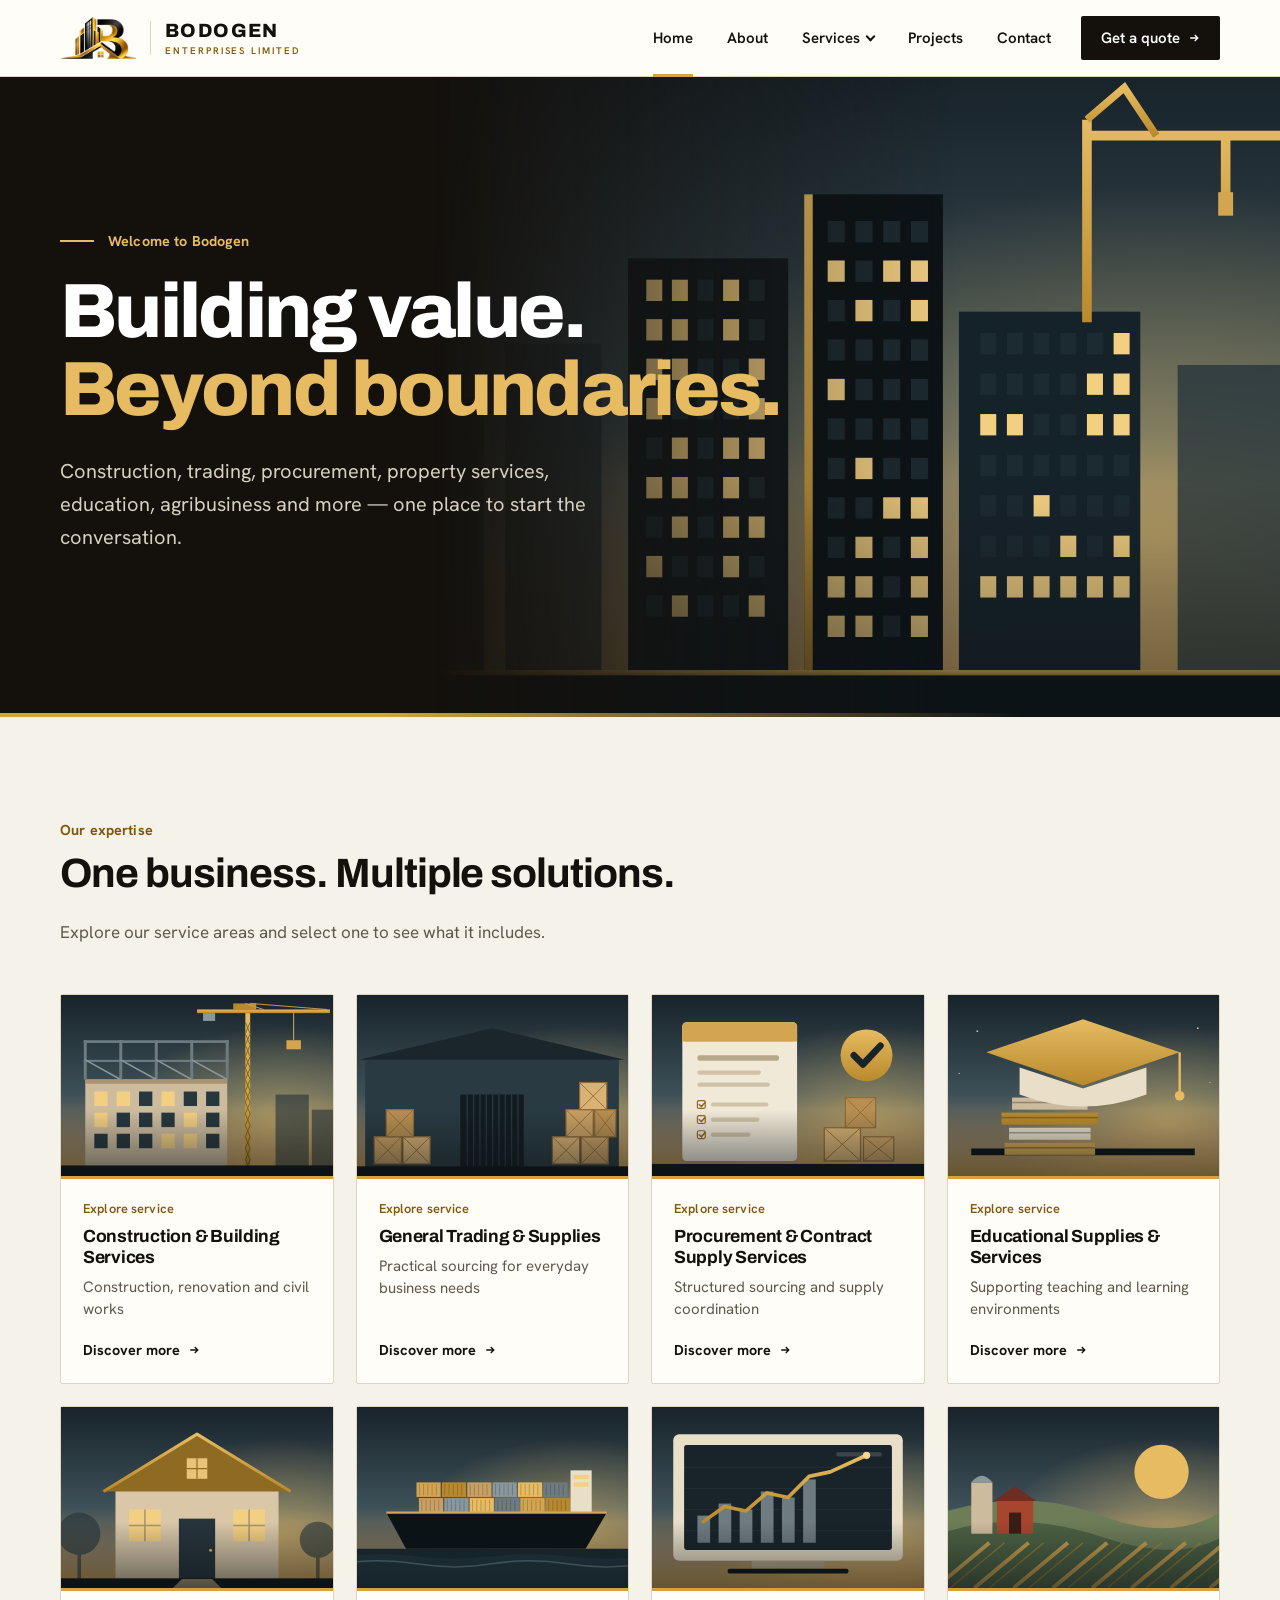
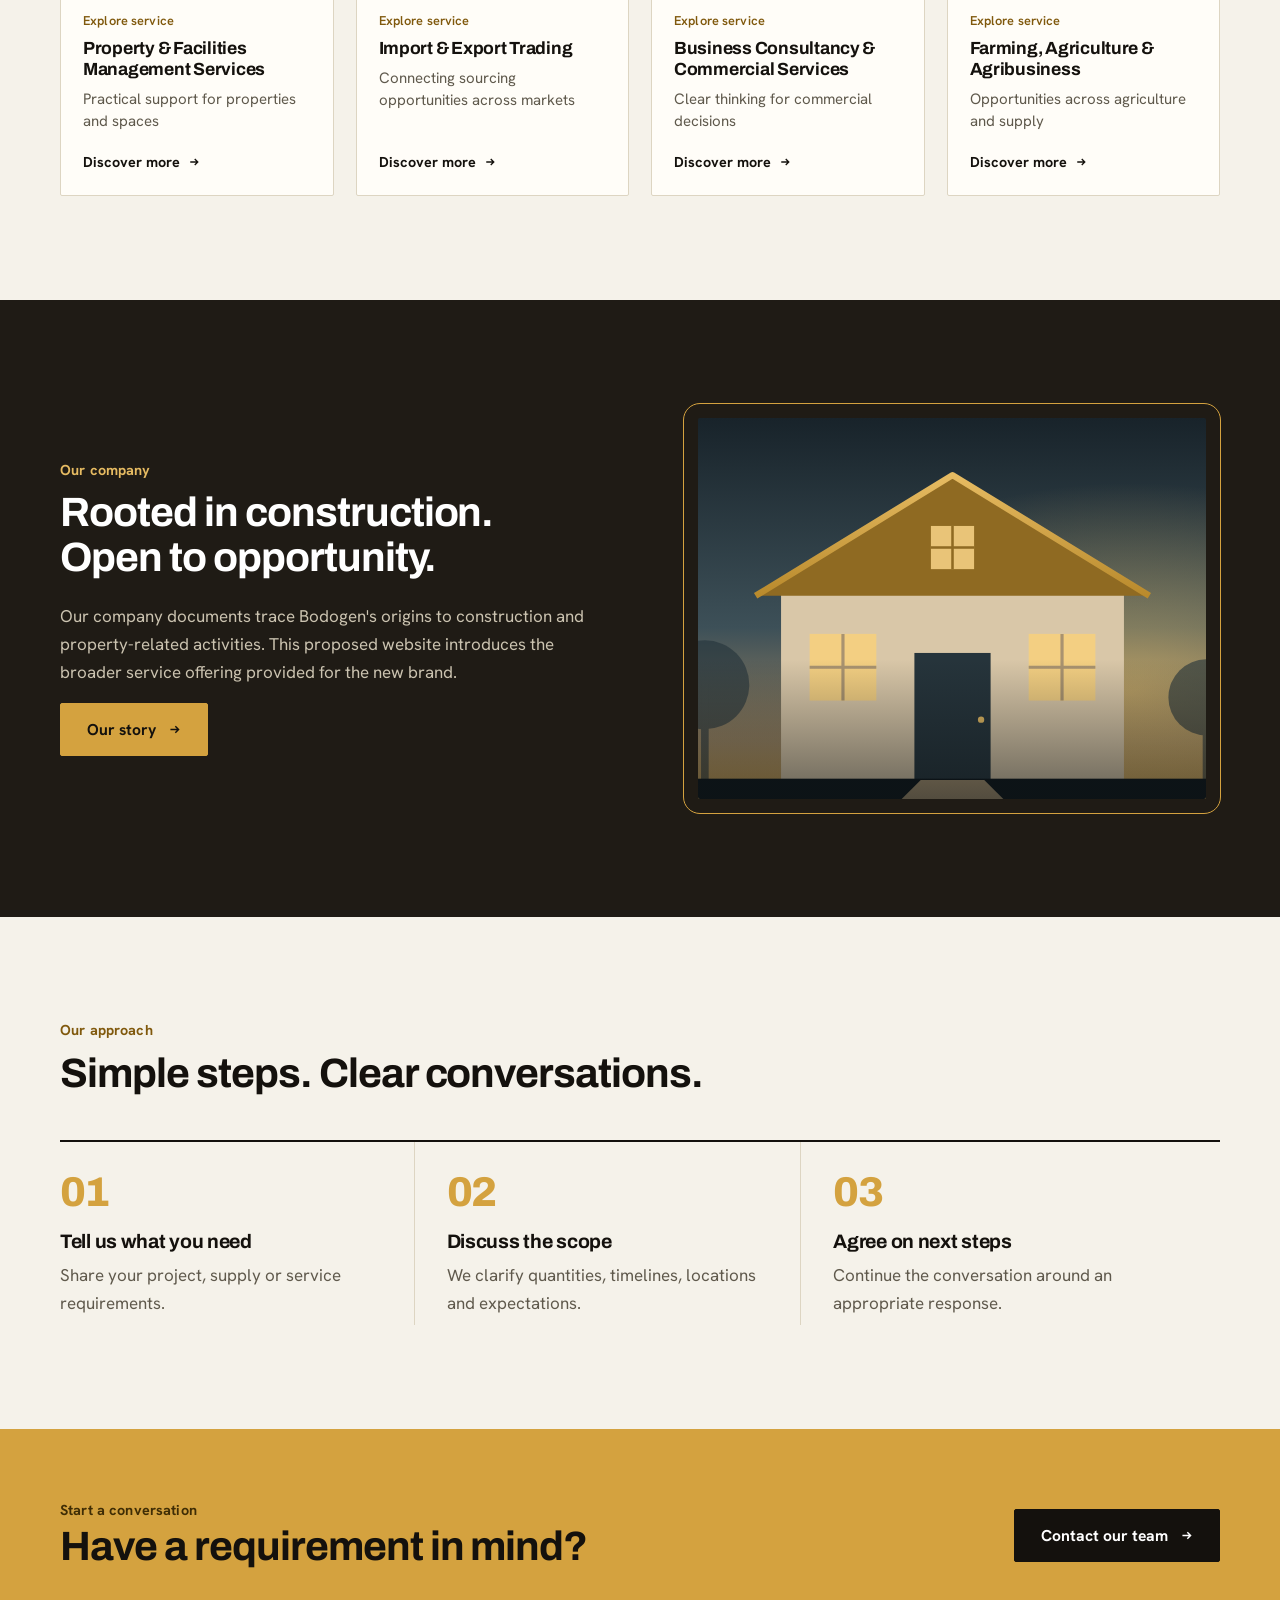
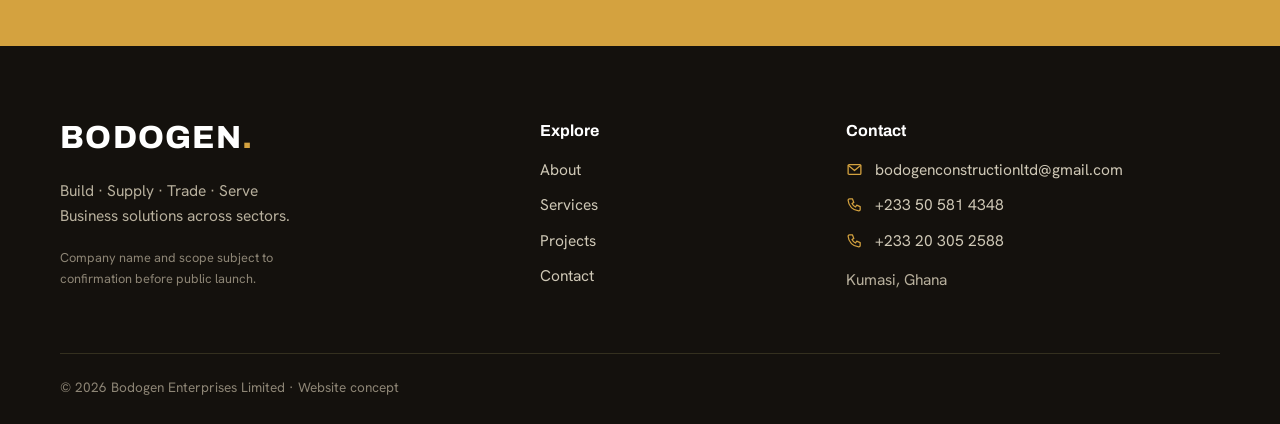
<file: index.html>
<!doctype html><html lang="en"><head><meta charset="utf-8"><meta name="viewport" content="width=device-width,initial-scale=1"><meta name="theme-color" content="#fffdf8"><link rel="icon" type="image/png" href="assets/favicon.png"><script>document.documentElement.classList.add("js")</script><meta name="description" content="Bodogen business services"><title>Home | Bodogen Enterprises Limited</title><link rel="preconnect" href="https://fonts.googleapis.com"><link rel="preconnect" href="https://fonts.gstatic.com" crossorigin><link href="https://fonts.googleapis.com/css2?family=Archivo:wght@500;600;700;800&family=Hanken+Grotesk:wght@400;500;600;700&display=swap" rel="stylesheet"><link rel="stylesheet" href="css/common.css"><link rel="stylesheet" href="css/index.css"><script src="js/main.js" defer></script></head><body><header class="site-header"><div class="container nav-wrap"><a class="brand" href="index.html"><img src="assets/logo-mark.png" width="776" height="428" alt="Bodogen Enterprises Limited logo"><span>BODOGEN<small>ENTERPRISES LIMITED</small></span></a><button class="menu-toggle" aria-label="Open navigation" aria-expanded="false" aria-controls="primary-nav"><span></span><span></span><span></span></button><nav class="primary-nav" id="primary-nav"><a href="index.html" aria-current="page">Home</a><a href="about.html">About</a><div class="nav-dropdown"><button class="dropdown-toggle" aria-expanded="false" aria-haspopup="true">Services <span class="chev" aria-hidden="true"></span></button><div class="dropdown-menu"><a href="services.html">All services</a><a href="service-construction.html">Construction &amp; Building Services</a><a href="service-trading.html">General Trading &amp; Supplies</a><a href="service-procurement.html">Procurement &amp; Contract Supply Services</a><a href="service-education.html">Educational Supplies &amp; Services</a><a href="service-property.html">Property &amp; Facilities Management Services</a><a href="service-import-export.html">Import &amp; Export Trading</a><a href="service-consultancy.html">Business Consultancy &amp; Commercial Services</a><a href="service-agriculture.html">Farming, Agriculture &amp; Agribusiness</a></div></div><a href="projects.html">Projects</a><a href="contact.html">Contact</a><a class="nav-cta" href="contact.html">Get a quote <i class="arr" aria-hidden="true"></i></a></nav></div></header><main><section class="visual-hero hero-home"><img class="hero-art" src="assets/building.svg" alt="" width="1000" height="600"><div class="container"><span class="eyebrow">Welcome to Bodogen</span><h1>Building value.<br><em>Beyond boundaries.</em></h1><p>Construction, trading, procurement, property services, education, agribusiness and more — one place to start the conversation.</p></div></section><section class="section"><div class="container"><div class="section-head"><span class="eyebrow">Our expertise</span><h2>One business. Multiple solutions.</h2><p>Explore our service areas and select one to see what it includes.</p></div><div class="visual-grid"><a class="service-tile reveal" href="service-construction.html"><span class="img-wrap"><img src="assets/construction.svg" alt="Illustration representing Construction &amp; Building Services" loading="lazy"></span><div class="tile-copy"><span class="eyebrow">Explore service</span><h3>Construction &amp; Building Services</h3><p>Construction, renovation and civil works</p><span class="tile-link">Discover more <i class="arr" aria-hidden="true"></i></span></div></a><a class="service-tile reveal" href="service-trading.html"><span class="img-wrap"><img src="assets/trading.svg" alt="Illustration representing General Trading &amp; Supplies" loading="lazy"></span><div class="tile-copy"><span class="eyebrow">Explore service</span><h3>General Trading &amp; Supplies</h3><p>Practical sourcing for everyday business needs</p><span class="tile-link">Discover more <i class="arr" aria-hidden="true"></i></span></div></a><a class="service-tile reveal" href="service-procurement.html"><span class="img-wrap"><img src="assets/procurement.svg" alt="Illustration representing Procurement &amp; Contract Supply Services" loading="lazy"></span><div class="tile-copy"><span class="eyebrow">Explore service</span><h3>Procurement &amp; Contract Supply Services</h3><p>Structured sourcing and supply coordination</p><span class="tile-link">Discover more <i class="arr" aria-hidden="true"></i></span></div></a><a class="service-tile reveal" href="service-education.html"><span class="img-wrap"><img src="assets/education.svg" alt="Illustration representing Educational Supplies &amp; Services" loading="lazy"></span><div class="tile-copy"><span class="eyebrow">Explore service</span><h3>Educational Supplies &amp; Services</h3><p>Supporting teaching and learning environments</p><span class="tile-link">Discover more <i class="arr" aria-hidden="true"></i></span></div></a><a class="service-tile reveal" href="service-property.html"><span class="img-wrap"><img src="assets/property.svg" alt="Illustration representing Property &amp; Facilities Management Services" loading="lazy"></span><div class="tile-copy"><span class="eyebrow">Explore service</span><h3>Property &amp; Facilities Management Services</h3><p>Practical support for properties and spaces</p><span class="tile-link">Discover more <i class="arr" aria-hidden="true"></i></span></div></a><a class="service-tile reveal" href="service-import-export.html"><span class="img-wrap"><img src="assets/import-export.svg" alt="Illustration representing Import &amp; Export Trading" loading="lazy"></span><div class="tile-copy"><span class="eyebrow">Explore service</span><h3>Import &amp; Export Trading</h3><p>Connecting sourcing opportunities across markets</p><span class="tile-link">Discover more <i class="arr" aria-hidden="true"></i></span></div></a><a class="service-tile reveal" href="service-consultancy.html"><span class="img-wrap"><img src="assets/consultancy.svg" alt="Illustration representing Business Consultancy &amp; Commercial Services" loading="lazy"></span><div class="tile-copy"><span class="eyebrow">Explore service</span><h3>Business Consultancy &amp; Commercial Services</h3><p>Clear thinking for commercial decisions</p><span class="tile-link">Discover more <i class="arr" aria-hidden="true"></i></span></div></a><a class="service-tile reveal" href="service-agriculture.html"><span class="img-wrap"><img src="assets/agriculture.svg" alt="Illustration representing Farming, Agriculture &amp; Agribusiness" loading="lazy"></span><div class="tile-copy"><span class="eyebrow">Explore service</span><h3>Farming, Agriculture &amp; Agribusiness</h3><p>Opportunities across agriculture and supply</p><span class="tile-link">Discover more <i class="arr" aria-hidden="true"></i></span></div></a></div></div></section><section class="section dark-section"><div class="container split"><div><span class="eyebrow">Our company</span><h2>Rooted in construction. Open to opportunity.</h2><p>Our company documents trace Bodogen's origins to construction and property-related activities. This proposed website introduces the broader service offering provided for the new brand.</p><a class="btn" href="about.html">Our story <i class="arr" aria-hidden="true"></i></a></div><img class="feature-image" src="assets/property.svg" alt="Illustrated residential property"></div></section><section class="section"><div class="container"><span class="eyebrow">Our approach</span><h2>Simple steps. Clear conversations.</h2><div class="steps"><article><b>01</b><h3>Tell us what you need</h3><p>Share your project, supply or service requirements.</p></article><article><b>02</b><h3>Discuss the scope</h3><p>We clarify quantities, timelines, locations and expectations.</p></article><article><b>03</b><h3>Agree on next steps</h3><p>Continue the conversation around an appropriate response.</p></article></div></div></section><section class="cta-band"><div class="container"><div><span class="eyebrow">Start a conversation</span><h2>Have a requirement in mind?</h2></div><a class="btn btn-dark" href="contact.html">Contact our team <i class="arr" aria-hidden="true"></i></a></div></section></main><footer class="site-footer"><div class="container footer-grid"><div><a class="footer-brand" href="index.html">BODOGEN<span>.</span></a><p>Build · Supply · Trade · Serve<br>Business solutions across sectors.</p><p class="small-note">Company name and scope subject to confirmation before public launch.</p></div><div><h4>Explore</h4><a href="about.html">About</a><a href="services.html">Services</a><a href="projects.html">Projects</a><a href="contact.html">Contact</a></div><div><h4>Contact</h4><a href="mailto:bodogenconstructionltd@gmail.com"><svg viewBox="0 0 24 24" fill="none" stroke="currentColor" stroke-width="1.8" stroke-linecap="round" stroke-linejoin="round" aria-hidden="true"><rect x="3" y="5" width="18" height="14" rx="1.5"/><path d="M3.5 6.5l8.5 7 8.5-7"/></svg>bodogenconstructionltd@gmail.com</a><a href="tel:+233505814348"><svg viewBox="0 0 24 24" fill="none" stroke="currentColor" stroke-width="1.8" stroke-linecap="round" stroke-linejoin="round" aria-hidden="true"><path d="M5 4h4l2 5-2.5 1.5a11 11 0 0 0 5 5L15 13l5 2v4a2 2 0 0 1-2 2A16 16 0 0 1 3 6a2 2 0 0 1 2-2z"/></svg>+233 50 581 4348</a><a href="tel:+233203052588"><svg viewBox="0 0 24 24" fill="none" stroke="currentColor" stroke-width="1.8" stroke-linecap="round" stroke-linejoin="round" aria-hidden="true"><path d="M5 4h4l2 5-2.5 1.5a11 11 0 0 0 5 5L15 13l5 2v4a2 2 0 0 1-2 2A16 16 0 0 1 3 6a2 2 0 0 1 2-2z"/></svg>+233 20 305 2588</a><p>Kumasi, Ghana</p></div></div><div class="container footer-bottom"><p>© <span id="year"></span> Bodogen Enterprises Limited · Website concept</p></div></footer></body></html>
</file>
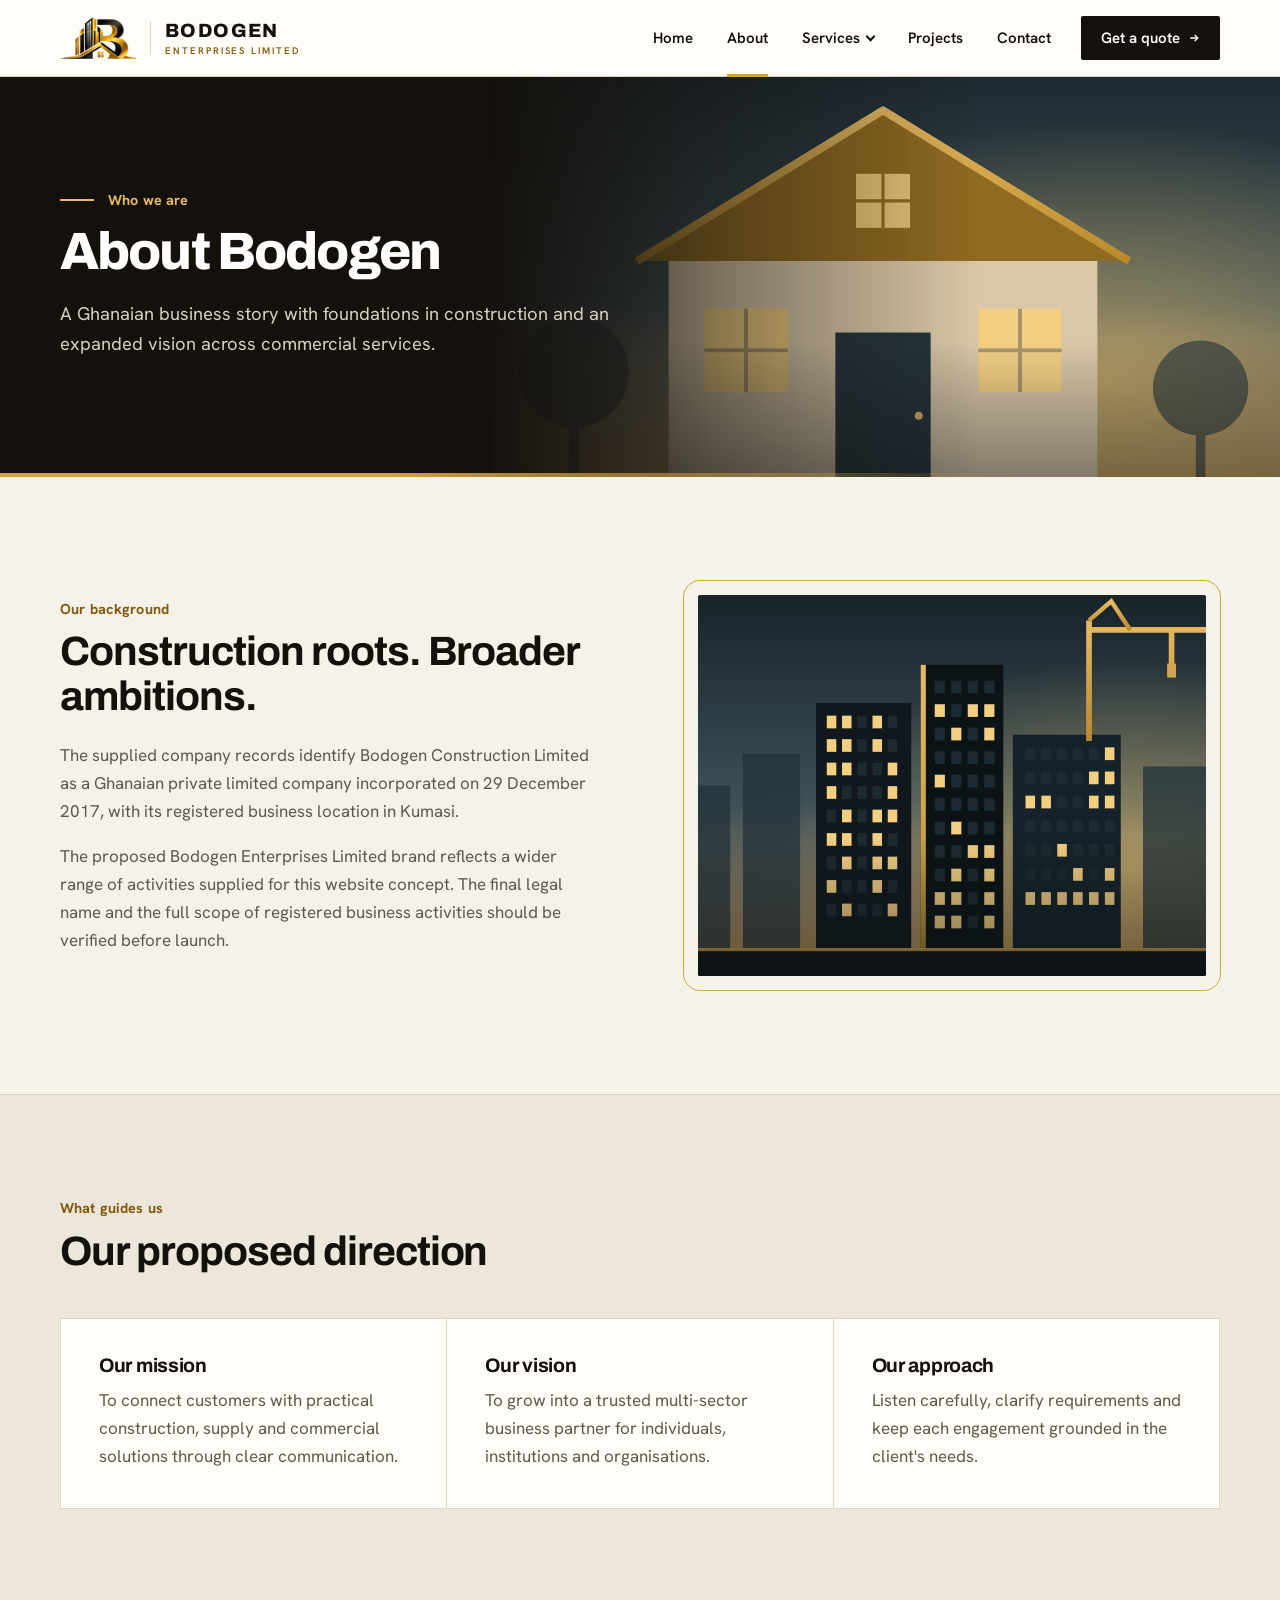
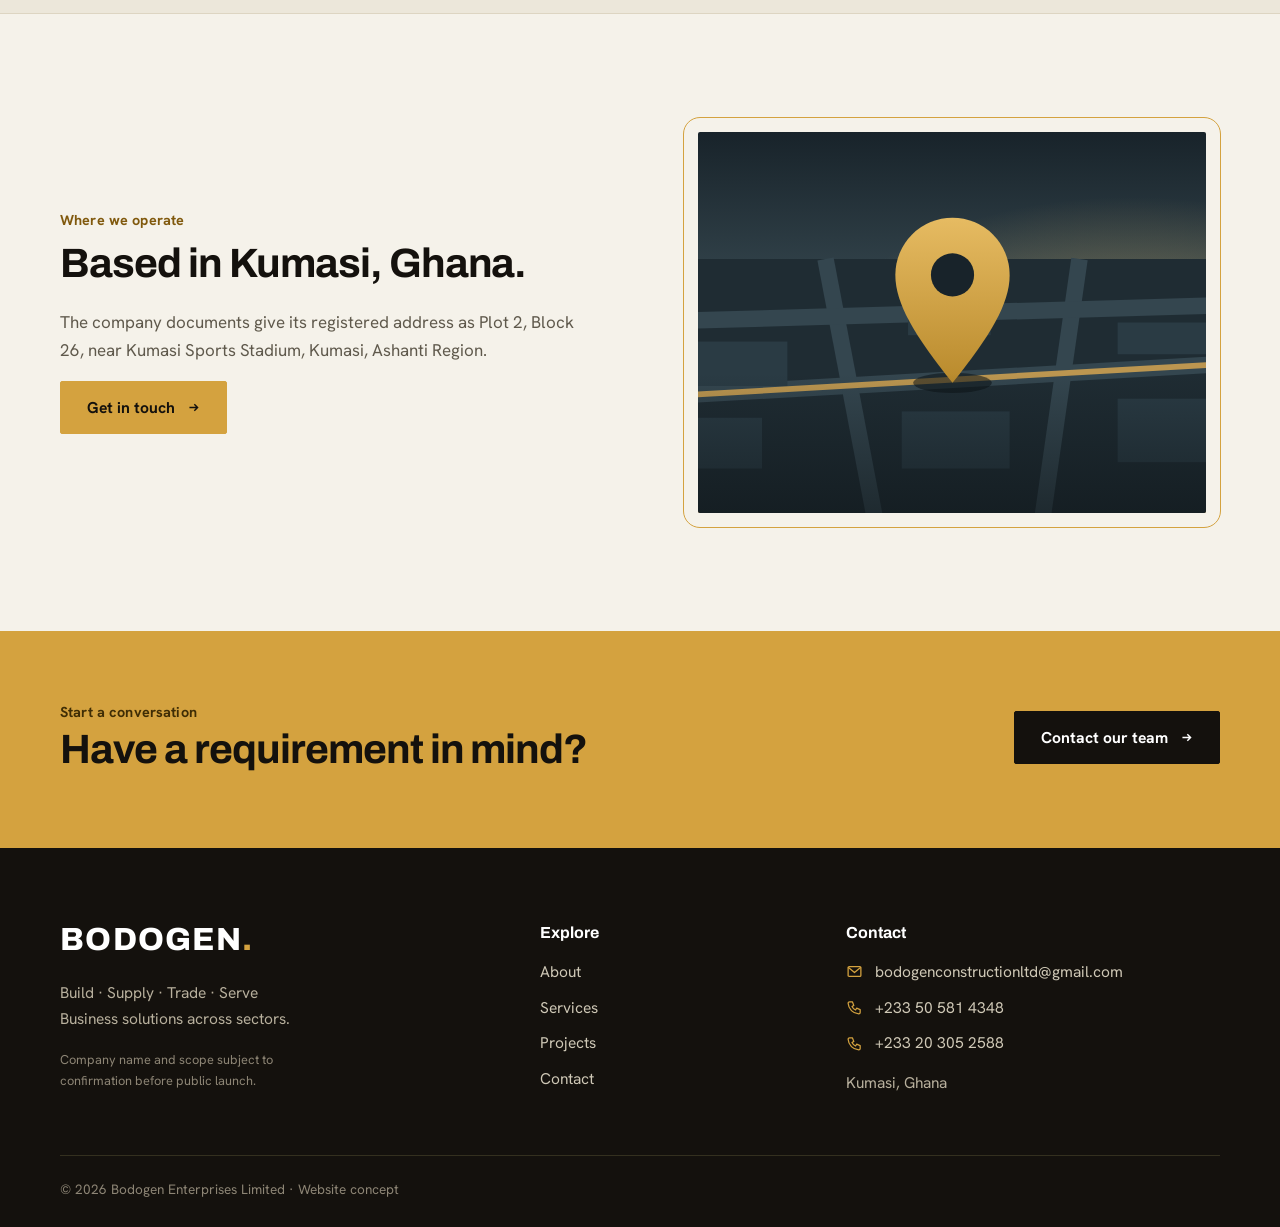
<file: about.html>
<!doctype html><html lang="en"><head><meta charset="utf-8"><meta name="viewport" content="width=device-width,initial-scale=1"><meta name="theme-color" content="#fffdf8"><link rel="icon" type="image/png" href="assets/favicon.png"><script>document.documentElement.classList.add("js")</script><meta name="description" content="Learn about Bodogen"><title>About Us | Bodogen Enterprises Limited</title><link rel="preconnect" href="https://fonts.googleapis.com"><link rel="preconnect" href="https://fonts.gstatic.com" crossorigin><link href="https://fonts.googleapis.com/css2?family=Archivo:wght@500;600;700;800&family=Hanken+Grotesk:wght@400;500;600;700&display=swap" rel="stylesheet"><link rel="stylesheet" href="css/common.css"><link rel="stylesheet" href="css/about.css"><script src="js/main.js" defer></script></head><body><header class="site-header"><div class="container nav-wrap"><a class="brand" href="index.html"><img src="assets/logo-mark.png" width="776" height="428" alt="Bodogen Enterprises Limited logo"><span>BODOGEN<small>ENTERPRISES LIMITED</small></span></a><button class="menu-toggle" aria-label="Open navigation" aria-expanded="false" aria-controls="primary-nav"><span></span><span></span><span></span></button><nav class="primary-nav" id="primary-nav"><a href="index.html">Home</a><a href="about.html" aria-current="page">About</a><div class="nav-dropdown"><button class="dropdown-toggle" aria-expanded="false" aria-haspopup="true">Services <span class="chev" aria-hidden="true"></span></button><div class="dropdown-menu"><a href="services.html">All services</a><a href="service-construction.html">Construction &amp; Building Services</a><a href="service-trading.html">General Trading &amp; Supplies</a><a href="service-procurement.html">Procurement &amp; Contract Supply Services</a><a href="service-education.html">Educational Supplies &amp; Services</a><a href="service-property.html">Property &amp; Facilities Management Services</a><a href="service-import-export.html">Import &amp; Export Trading</a><a href="service-consultancy.html">Business Consultancy &amp; Commercial Services</a><a href="service-agriculture.html">Farming, Agriculture &amp; Agribusiness</a></div></div><a href="projects.html">Projects</a><a href="contact.html">Contact</a><a class="nav-cta" href="contact.html">Get a quote <i class="arr" aria-hidden="true"></i></a></nav></div></header><main><section class="visual-hero"><img class="hero-art" src="assets/property.svg" alt="" width="1000" height="600"><div class="container"><span class="eyebrow">Who we are</span><h1>About Bodogen</h1><p>A Ghanaian business story with foundations in construction and an expanded vision across commercial services.</p></div></section><section class="section"><div class="container split"><div><span class="eyebrow">Our background</span><h2>Construction roots. Broader ambitions.</h2><p>The supplied company records identify Bodogen Construction Limited as a Ghanaian private limited company incorporated on 29 December 2017, with its registered business location in Kumasi.</p><p>The proposed Bodogen Enterprises Limited brand reflects a wider range of activities supplied for this website concept. The final legal name and the full scope of registered business activities should be verified before launch.</p></div><img class="feature-image" src="assets/building.svg" alt="Construction illustration"></div></section><section class="section muted-section"><div class="container"><span class="eyebrow">What guides us</span><h2>Our proposed direction</h2><div class="detail-grid"><article class="detail-item"><h3>Our mission</h3><p>To connect customers with practical construction, supply and commercial solutions through clear communication.</p></article><article class="detail-item"><h3>Our vision</h3><p>To grow into a trusted multi-sector business partner for individuals, institutions and organisations.</p></article><article class="detail-item"><h3>Our approach</h3><p>Listen carefully, clarify requirements and keep each engagement grounded in the client's needs.</p></article></div></div></section><section class="section"><div class="container split"><div><span class="eyebrow">Where we operate</span><h2>Based in Kumasi, Ghana.</h2><p>The company documents give its registered address as Plot 2, Block 26, near Kumasi Sports Stadium, Kumasi, Ashanti Region.</p><a class="btn" href="contact.html">Get in touch <i class="arr" aria-hidden="true"></i></a></div><img class="feature-image" src="assets/location.svg" alt="Map illustration with a location pin"></div></section><section class="cta-band"><div class="container"><div><span class="eyebrow">Start a conversation</span><h2>Have a requirement in mind?</h2></div><a class="btn btn-dark" href="contact.html">Contact our team <i class="arr" aria-hidden="true"></i></a></div></section></main><footer class="site-footer"><div class="container footer-grid"><div><a class="footer-brand" href="index.html">BODOGEN<span>.</span></a><p>Build · Supply · Trade · Serve<br>Business solutions across sectors.</p><p class="small-note">Company name and scope subject to confirmation before public launch.</p></div><div><h4>Explore</h4><a href="about.html">About</a><a href="services.html">Services</a><a href="projects.html">Projects</a><a href="contact.html">Contact</a></div><div><h4>Contact</h4><a href="mailto:bodogenconstructionltd@gmail.com"><svg viewBox="0 0 24 24" fill="none" stroke="currentColor" stroke-width="1.8" stroke-linecap="round" stroke-linejoin="round" aria-hidden="true"><rect x="3" y="5" width="18" height="14" rx="1.5"/><path d="M3.5 6.5l8.5 7 8.5-7"/></svg>bodogenconstructionltd@gmail.com</a><a href="tel:+233505814348"><svg viewBox="0 0 24 24" fill="none" stroke="currentColor" stroke-width="1.8" stroke-linecap="round" stroke-linejoin="round" aria-hidden="true"><path d="M5 4h4l2 5-2.5 1.5a11 11 0 0 0 5 5L15 13l5 2v4a2 2 0 0 1-2 2A16 16 0 0 1 3 6a2 2 0 0 1 2-2z"/></svg>+233 50 581 4348</a><a href="tel:+233203052588"><svg viewBox="0 0 24 24" fill="none" stroke="currentColor" stroke-width="1.8" stroke-linecap="round" stroke-linejoin="round" aria-hidden="true"><path d="M5 4h4l2 5-2.5 1.5a11 11 0 0 0 5 5L15 13l5 2v4a2 2 0 0 1-2 2A16 16 0 0 1 3 6a2 2 0 0 1 2-2z"/></svg>+233 20 305 2588</a><p>Kumasi, Ghana</p></div></div><div class="container footer-bottom"><p>© <span id="year"></span> Bodogen Enterprises Limited · Website concept</p></div></footer></body></html>
</file>
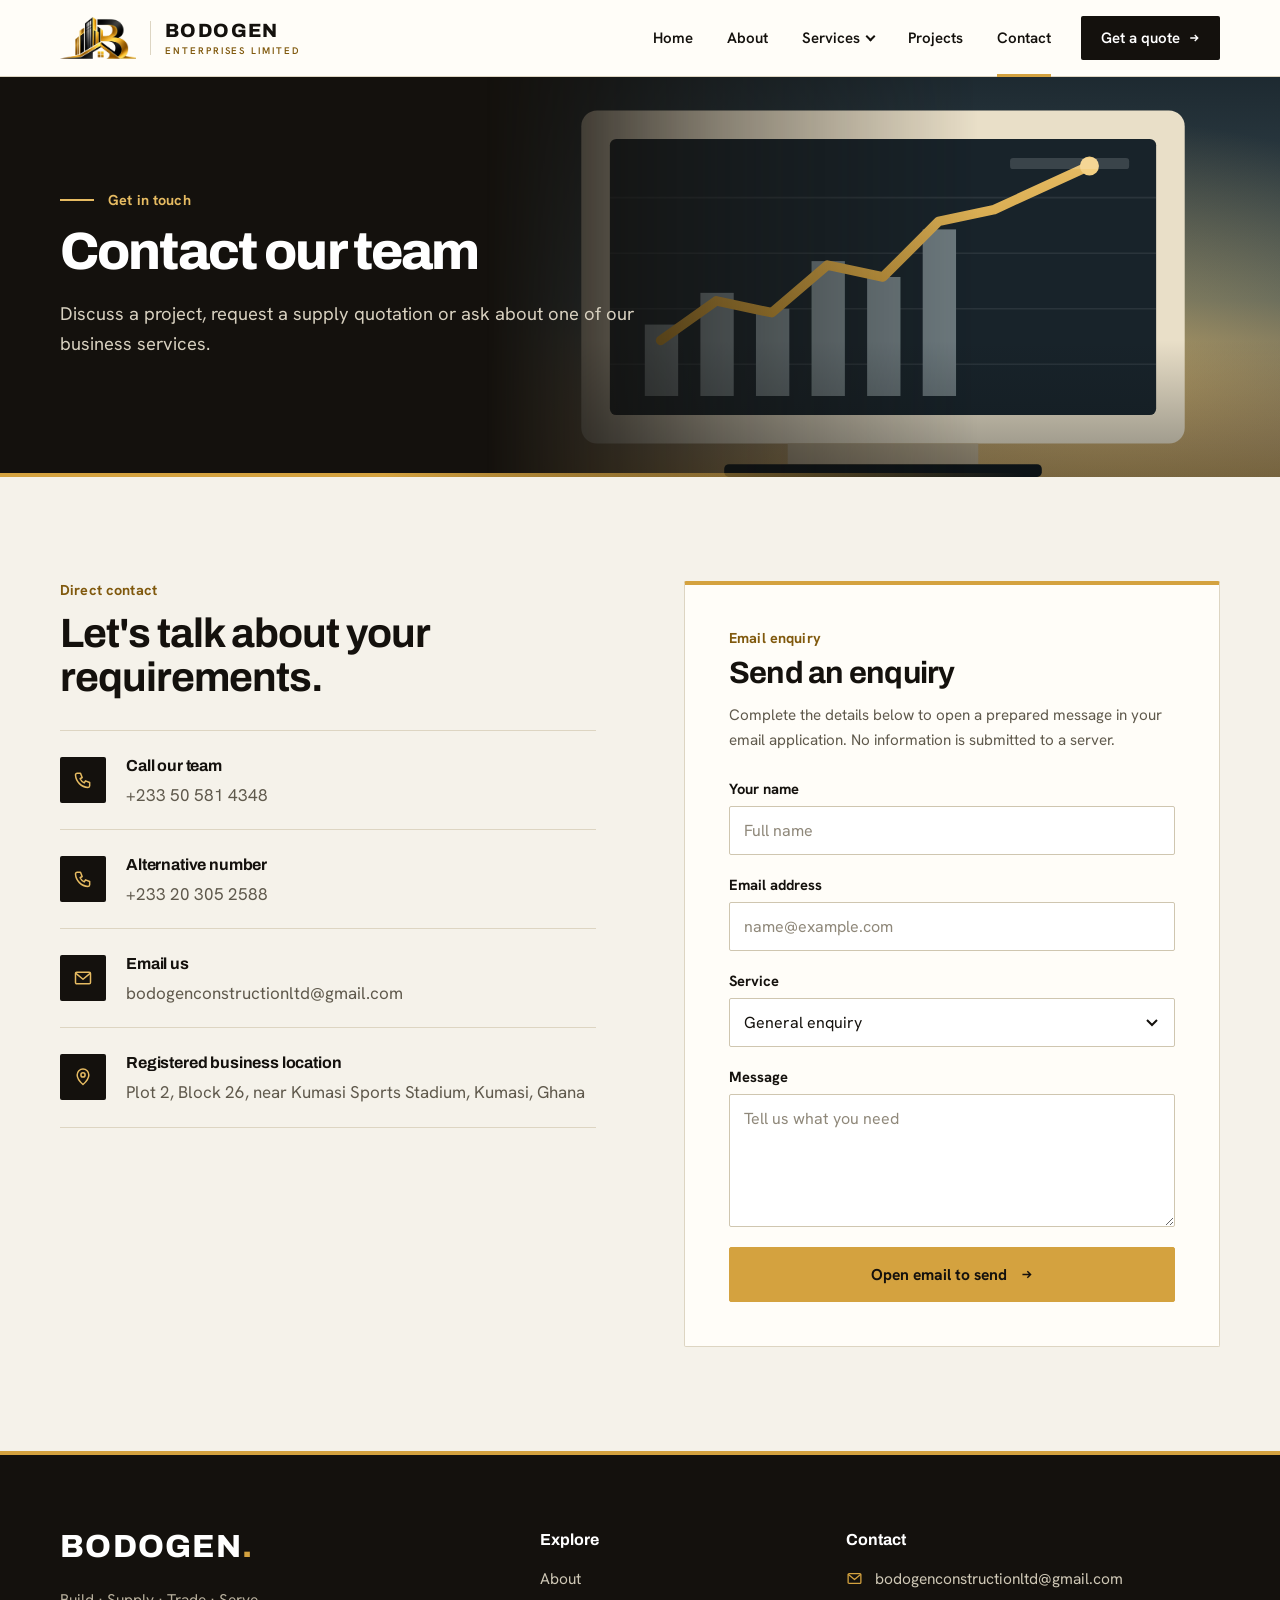
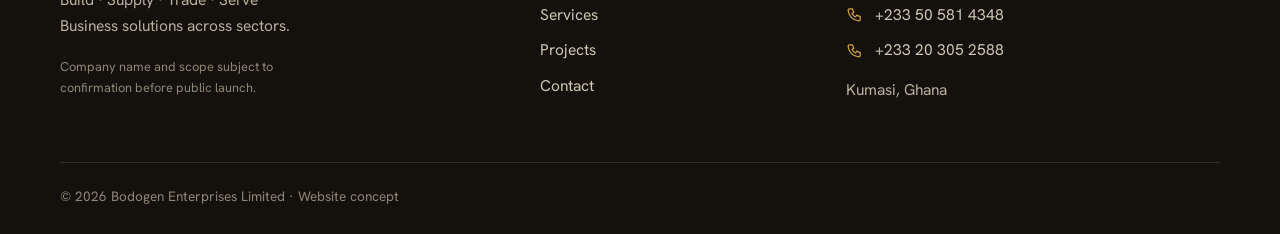
<file: contact.html>
<!doctype html><html lang="en"><head><meta charset="utf-8"><meta name="viewport" content="width=device-width,initial-scale=1"><meta name="theme-color" content="#fffdf8"><link rel="icon" type="image/png" href="assets/favicon.png"><script>document.documentElement.classList.add("js")</script><meta name="description" content="Contact Bodogen"><title>Contact | Bodogen Enterprises Limited</title><link rel="preconnect" href="https://fonts.googleapis.com"><link rel="preconnect" href="https://fonts.gstatic.com" crossorigin><link href="https://fonts.googleapis.com/css2?family=Archivo:wght@500;600;700;800&family=Hanken+Grotesk:wght@400;500;600;700&display=swap" rel="stylesheet"><link rel="stylesheet" href="css/common.css"><link rel="stylesheet" href="css/contact.css"><script src="js/main.js" defer></script></head><body><header class="site-header"><div class="container nav-wrap"><a class="brand" href="index.html"><img src="assets/logo-mark.png" width="776" height="428" alt="Bodogen Enterprises Limited logo"><span>BODOGEN<small>ENTERPRISES LIMITED</small></span></a><button class="menu-toggle" aria-label="Open navigation" aria-expanded="false" aria-controls="primary-nav"><span></span><span></span><span></span></button><nav class="primary-nav" id="primary-nav"><a href="index.html">Home</a><a href="about.html">About</a><div class="nav-dropdown"><button class="dropdown-toggle" aria-expanded="false" aria-haspopup="true">Services <span class="chev" aria-hidden="true"></span></button><div class="dropdown-menu"><a href="services.html">All services</a><a href="service-construction.html">Construction &amp; Building Services</a><a href="service-trading.html">General Trading &amp; Supplies</a><a href="service-procurement.html">Procurement &amp; Contract Supply Services</a><a href="service-education.html">Educational Supplies &amp; Services</a><a href="service-property.html">Property &amp; Facilities Management Services</a><a href="service-import-export.html">Import &amp; Export Trading</a><a href="service-consultancy.html">Business Consultancy &amp; Commercial Services</a><a href="service-agriculture.html">Farming, Agriculture &amp; Agribusiness</a></div></div><a href="projects.html">Projects</a><a href="contact.html" aria-current="page">Contact</a><a class="nav-cta" href="contact.html">Get a quote <i class="arr" aria-hidden="true"></i></a></nav></div></header><main><section class="visual-hero"><img class="hero-art" src="assets/consulting.svg" alt="" width="1000" height="600"><div class="container"><span class="eyebrow">Get in touch</span><h1>Contact our team</h1><p>Discuss a project, request a supply quotation or ask about one of our business services.</p></div></section><section class="section"><div class="container split"><div><span class="eyebrow">Direct contact</span><h2>Let's talk about your requirements.</h2><div class="contact-lines"><a href="tel:+233505814348"><span class="ico"><svg viewBox="0 0 24 24" fill="none" stroke="currentColor" stroke-width="1.8" stroke-linecap="round" stroke-linejoin="round" aria-hidden="true"><path d="M5 4h4l2 5-2.5 1.5a11 11 0 0 0 5 5L15 13l5 2v4a2 2 0 0 1-2 2A16 16 0 0 1 3 6a2 2 0 0 1 2-2z"/></svg></span><div><strong>Call our team</strong><p>+233 50 581 4348</p></div></a><a href="tel:+233203052588"><span class="ico"><svg viewBox="0 0 24 24" fill="none" stroke="currentColor" stroke-width="1.8" stroke-linecap="round" stroke-linejoin="round" aria-hidden="true"><path d="M5 4h4l2 5-2.5 1.5a11 11 0 0 0 5 5L15 13l5 2v4a2 2 0 0 1-2 2A16 16 0 0 1 3 6a2 2 0 0 1 2-2z"/></svg></span><div><strong>Alternative number</strong><p>+233 20 305 2588</p></div></a><a href="mailto:bodogenconstructionltd@gmail.com"><span class="ico"><svg viewBox="0 0 24 24" fill="none" stroke="currentColor" stroke-width="1.8" stroke-linecap="round" stroke-linejoin="round" aria-hidden="true"><rect x="3" y="5" width="18" height="14" rx="1.5"/><path d="M3.5 6.5l8.5 7 8.5-7"/></svg></span><div><strong>Email us</strong><p>bodogenconstructionltd@gmail.com</p></div></a><div><span class="ico"><svg viewBox="0 0 24 24" fill="none" stroke="currentColor" stroke-width="1.8" stroke-linecap="round" stroke-linejoin="round" aria-hidden="true"><path d="M12 21s7-6.2 7-11.5A7 7 0 0 0 5 9.5C5 14.8 12 21 12 21z"/><circle cx="12" cy="9.5" r="2.5"/></svg></span><div><strong>Registered business location</strong><p>Plot 2, Block 26, near Kumasi Sports Stadium, Kumasi, Ghana</p></div></div></div></div><div class="enquiry-box"><span class="eyebrow">Email enquiry</span><h2>Send an enquiry</h2><p>Complete the details below to open a prepared message in your email application. No information is submitted to a server.</p><form id="enquiry-form"><label>Your name<input name="name" required placeholder="Full name"></label><label>Email address<input type="email" name="email" required placeholder="name@example.com"></label><label>Service<select name="service" id="service-select"><option value="General enquiry">General enquiry</option><option value="Construction &amp; Building Services" data-slug="construction">Construction &amp; Building Services</option><option value="General Trading &amp; Supplies" data-slug="trading">General Trading &amp; Supplies</option><option value="Procurement &amp; Contract Supply Services" data-slug="procurement">Procurement &amp; Contract Supply Services</option><option value="Educational Supplies &amp; Services" data-slug="education">Educational Supplies &amp; Services</option><option value="Property &amp; Facilities Management Services" data-slug="property">Property &amp; Facilities Management Services</option><option value="Import &amp; Export Trading" data-slug="import-export">Import &amp; Export Trading</option><option value="Business Consultancy &amp; Commercial Services" data-slug="consultancy">Business Consultancy &amp; Commercial Services</option><option value="Farming, Agriculture &amp; Agribusiness" data-slug="agriculture">Farming, Agriculture &amp; Agribusiness</option></select></label><label>Message<textarea name="message" required rows="5" placeholder="Tell us what you need"></textarea></label><button class="btn" type="submit">Open email to send <i class="arr" aria-hidden="true"></i></button></form></div></div></section></main><footer class="site-footer"><div class="container footer-grid"><div><a class="footer-brand" href="index.html">BODOGEN<span>.</span></a><p>Build · Supply · Trade · Serve<br>Business solutions across sectors.</p><p class="small-note">Company name and scope subject to confirmation before public launch.</p></div><div><h4>Explore</h4><a href="about.html">About</a><a href="services.html">Services</a><a href="projects.html">Projects</a><a href="contact.html">Contact</a></div><div><h4>Contact</h4><a href="mailto:bodogenconstructionltd@gmail.com"><svg viewBox="0 0 24 24" fill="none" stroke="currentColor" stroke-width="1.8" stroke-linecap="round" stroke-linejoin="round" aria-hidden="true"><rect x="3" y="5" width="18" height="14" rx="1.5"/><path d="M3.5 6.5l8.5 7 8.5-7"/></svg>bodogenconstructionltd@gmail.com</a><a href="tel:+233505814348"><svg viewBox="0 0 24 24" fill="none" stroke="currentColor" stroke-width="1.8" stroke-linecap="round" stroke-linejoin="round" aria-hidden="true"><path d="M5 4h4l2 5-2.5 1.5a11 11 0 0 0 5 5L15 13l5 2v4a2 2 0 0 1-2 2A16 16 0 0 1 3 6a2 2 0 0 1 2-2z"/></svg>+233 50 581 4348</a><a href="tel:+233203052588"><svg viewBox="0 0 24 24" fill="none" stroke="currentColor" stroke-width="1.8" stroke-linecap="round" stroke-linejoin="round" aria-hidden="true"><path d="M5 4h4l2 5-2.5 1.5a11 11 0 0 0 5 5L15 13l5 2v4a2 2 0 0 1-2 2A16 16 0 0 1 3 6a2 2 0 0 1 2-2z"/></svg>+233 20 305 2588</a><p>Kumasi, Ghana</p></div></div><div class="container footer-bottom"><p>© <span id="year"></span> Bodogen Enterprises Limited · Website concept</p></div></footer></body></html>
</file>
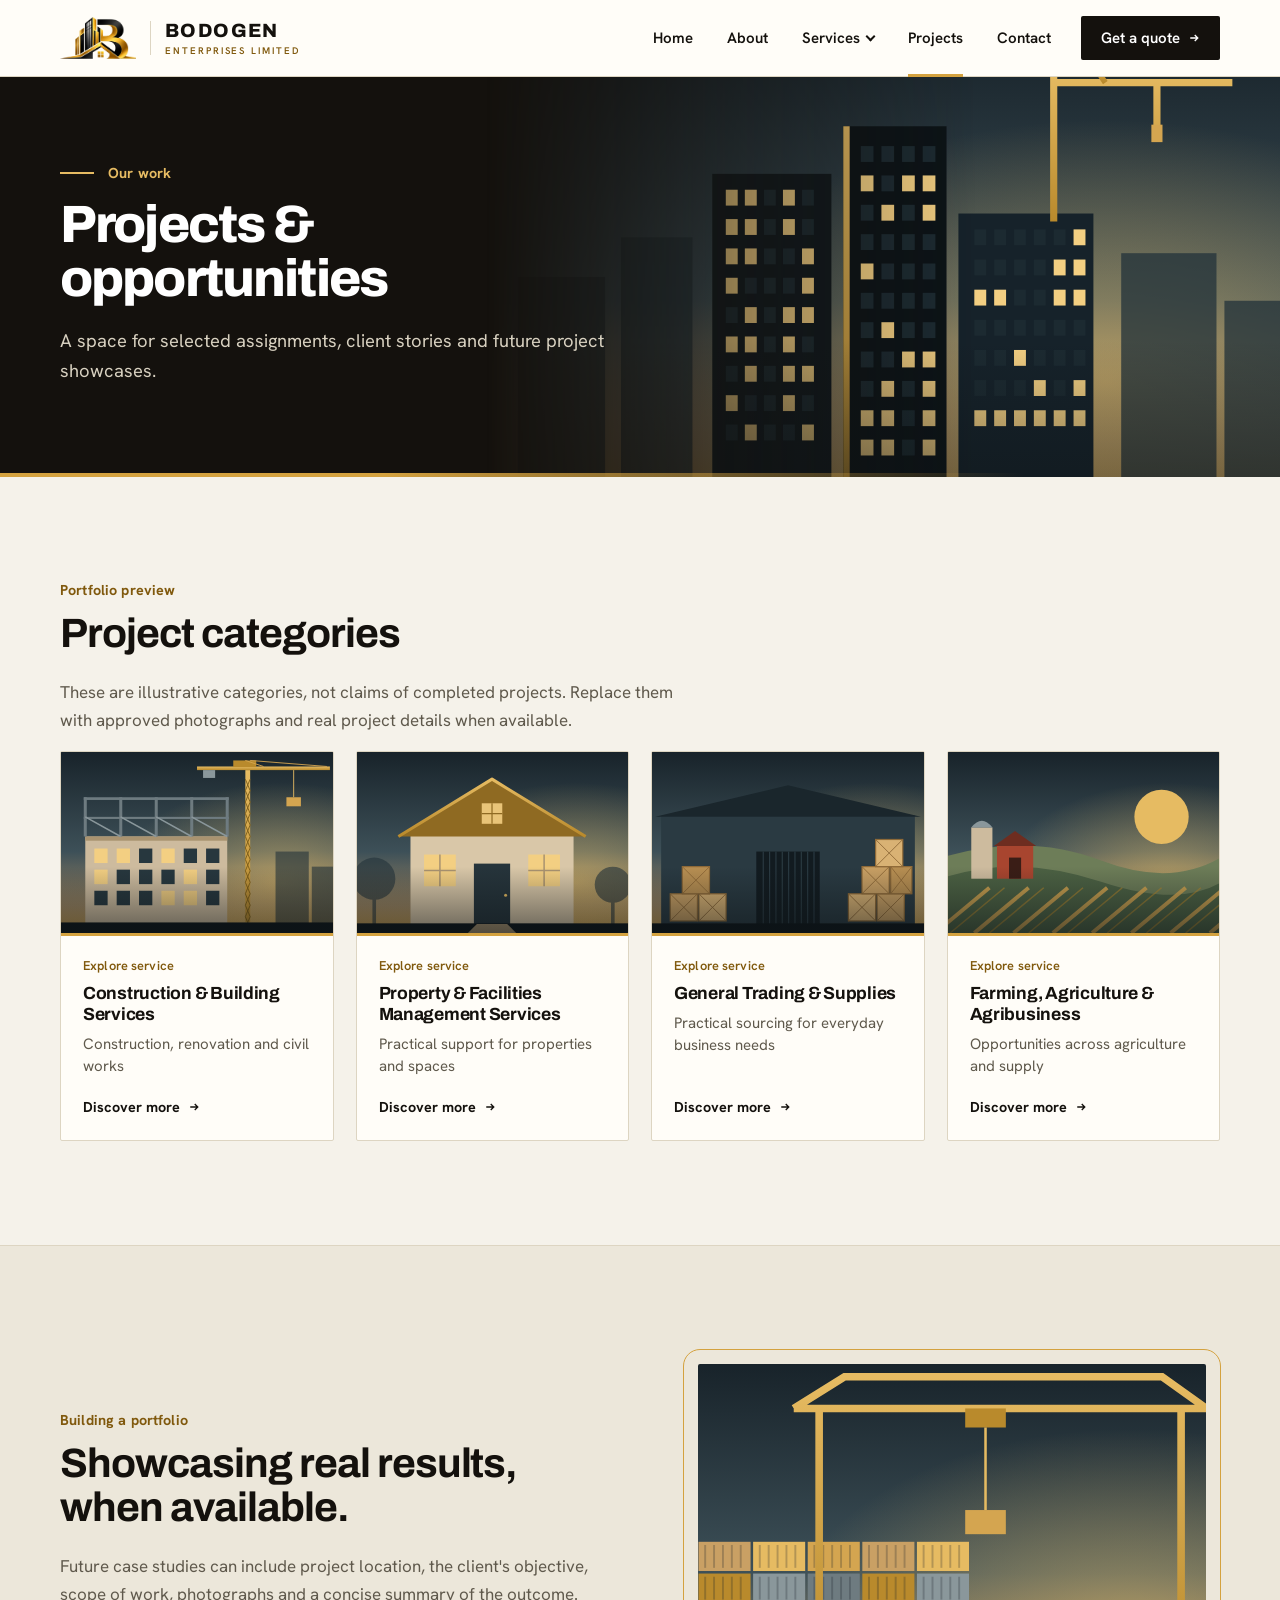
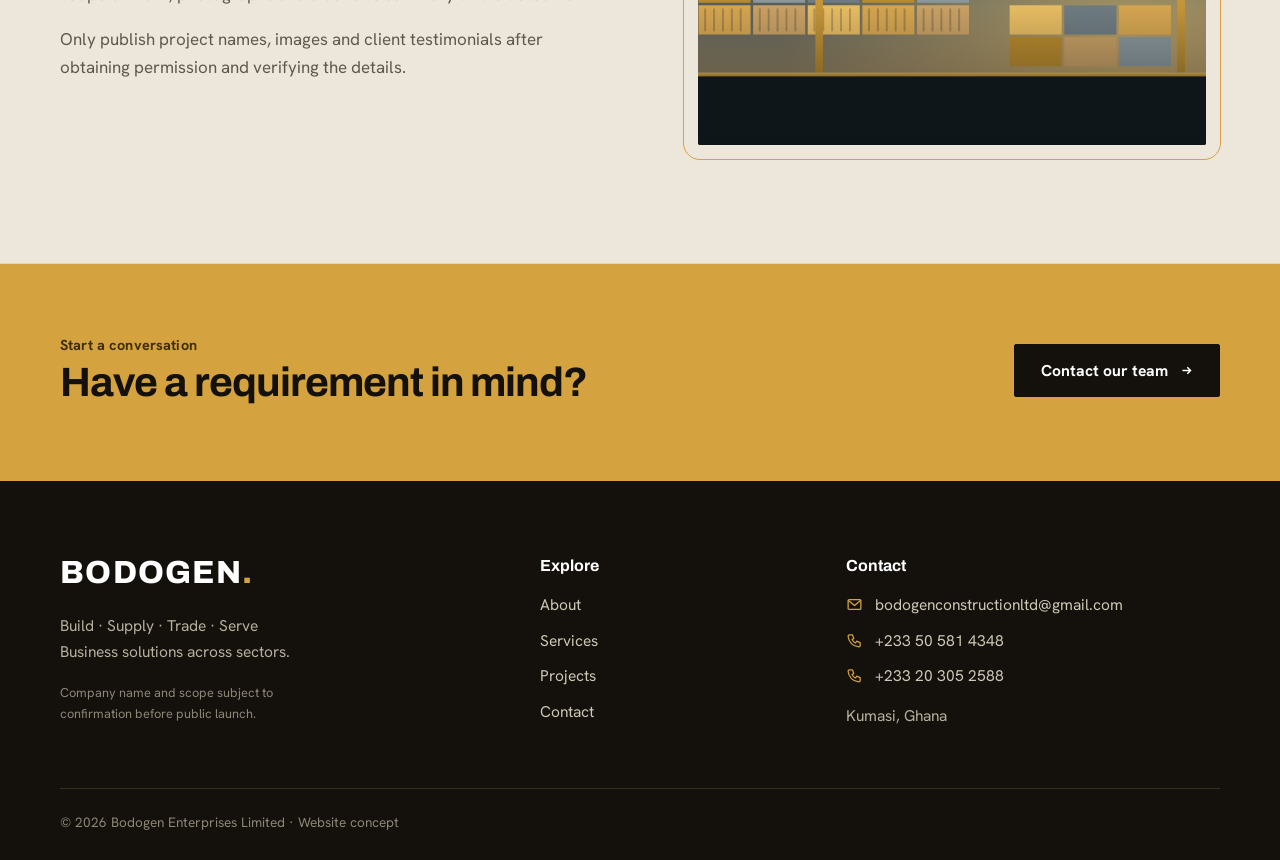
<file: projects.html>
<!doctype html><html lang="en"><head><meta charset="utf-8"><meta name="viewport" content="width=device-width,initial-scale=1"><meta name="theme-color" content="#fffdf8"><link rel="icon" type="image/png" href="assets/favicon.png"><script>document.documentElement.classList.add("js")</script><meta name="description" content="Portfolio and opportunities"><title>Projects | Bodogen Enterprises Limited</title><link rel="preconnect" href="https://fonts.googleapis.com"><link rel="preconnect" href="https://fonts.gstatic.com" crossorigin><link href="https://fonts.googleapis.com/css2?family=Archivo:wght@500;600;700;800&family=Hanken+Grotesk:wght@400;500;600;700&display=swap" rel="stylesheet"><link rel="stylesheet" href="css/common.css"><link rel="stylesheet" href="css/projects.css"><script src="js/main.js" defer></script></head><body><header class="site-header"><div class="container nav-wrap"><a class="brand" href="index.html"><img src="assets/logo-mark.png" width="776" height="428" alt="Bodogen Enterprises Limited logo"><span>BODOGEN<small>ENTERPRISES LIMITED</small></span></a><button class="menu-toggle" aria-label="Open navigation" aria-expanded="false" aria-controls="primary-nav"><span></span><span></span><span></span></button><nav class="primary-nav" id="primary-nav"><a href="index.html">Home</a><a href="about.html">About</a><div class="nav-dropdown"><button class="dropdown-toggle" aria-expanded="false" aria-haspopup="true">Services <span class="chev" aria-hidden="true"></span></button><div class="dropdown-menu"><a href="services.html">All services</a><a href="service-construction.html">Construction &amp; Building Services</a><a href="service-trading.html">General Trading &amp; Supplies</a><a href="service-procurement.html">Procurement &amp; Contract Supply Services</a><a href="service-education.html">Educational Supplies &amp; Services</a><a href="service-property.html">Property &amp; Facilities Management Services</a><a href="service-import-export.html">Import &amp; Export Trading</a><a href="service-consultancy.html">Business Consultancy &amp; Commercial Services</a><a href="service-agriculture.html">Farming, Agriculture &amp; Agribusiness</a></div></div><a href="projects.html" aria-current="page">Projects</a><a href="contact.html">Contact</a><a class="nav-cta" href="contact.html">Get a quote <i class="arr" aria-hidden="true"></i></a></nav></div></header><main><section class="visual-hero"><img class="hero-art" src="assets/building.svg" alt="" width="1000" height="600"><div class="container"><span class="eyebrow">Our work</span><h1>Projects &amp; opportunities</h1><p>A space for selected assignments, client stories and future project showcases.</p></div></section><section class="section"><div class="container"><span class="eyebrow">Portfolio preview</span><h2>Project categories</h2><p>These are illustrative categories, not claims of completed projects. Replace them with approved photographs and real project details when available.</p><div class="visual-grid"><a class="service-tile reveal" href="service-construction.html"><span class="img-wrap"><img src="assets/construction.svg" alt="Illustration representing Construction &amp; Building Services" loading="lazy"></span><div class="tile-copy"><span class="eyebrow">Explore service</span><h3>Construction &amp; Building Services</h3><p>Construction, renovation and civil works</p><span class="tile-link">Discover more <i class="arr" aria-hidden="true"></i></span></div></a><a class="service-tile reveal" href="service-property.html"><span class="img-wrap"><img src="assets/property.svg" alt="Illustration representing Property &amp; Facilities Management Services" loading="lazy"></span><div class="tile-copy"><span class="eyebrow">Explore service</span><h3>Property &amp; Facilities Management Services</h3><p>Practical support for properties and spaces</p><span class="tile-link">Discover more <i class="arr" aria-hidden="true"></i></span></div></a><a class="service-tile reveal" href="service-trading.html"><span class="img-wrap"><img src="assets/trading.svg" alt="Illustration representing General Trading &amp; Supplies" loading="lazy"></span><div class="tile-copy"><span class="eyebrow">Explore service</span><h3>General Trading &amp; Supplies</h3><p>Practical sourcing for everyday business needs</p><span class="tile-link">Discover more <i class="arr" aria-hidden="true"></i></span></div></a><a class="service-tile reveal" href="service-agriculture.html"><span class="img-wrap"><img src="assets/agriculture.svg" alt="Illustration representing Farming, Agriculture &amp; Agribusiness" loading="lazy"></span><div class="tile-copy"><span class="eyebrow">Explore service</span><h3>Farming, Agriculture &amp; Agribusiness</h3><p>Opportunities across agriculture and supply</p><span class="tile-link">Discover more <i class="arr" aria-hidden="true"></i></span></div></a></div></div></section><section class="section muted-section"><div class="container split"><div><span class="eyebrow">Building a portfolio</span><h2>Showcasing real results, when available.</h2><p>Future case studies can include project location, the client's objective, scope of work, photographs and a concise summary of the outcome.</p><p>Only publish project names, images and client testimonials after obtaining permission and verifying the details.</p></div><img class="feature-image" src="assets/shipping.svg" alt="Trading illustration"></div></section><section class="cta-band"><div class="container"><div><span class="eyebrow">Start a conversation</span><h2>Have a requirement in mind?</h2></div><a class="btn btn-dark" href="contact.html">Contact our team <i class="arr" aria-hidden="true"></i></a></div></section></main><footer class="site-footer"><div class="container footer-grid"><div><a class="footer-brand" href="index.html">BODOGEN<span>.</span></a><p>Build · Supply · Trade · Serve<br>Business solutions across sectors.</p><p class="small-note">Company name and scope subject to confirmation before public launch.</p></div><div><h4>Explore</h4><a href="about.html">About</a><a href="services.html">Services</a><a href="projects.html">Projects</a><a href="contact.html">Contact</a></div><div><h4>Contact</h4><a href="mailto:bodogenconstructionltd@gmail.com"><svg viewBox="0 0 24 24" fill="none" stroke="currentColor" stroke-width="1.8" stroke-linecap="round" stroke-linejoin="round" aria-hidden="true"><rect x="3" y="5" width="18" height="14" rx="1.5"/><path d="M3.5 6.5l8.5 7 8.5-7"/></svg>bodogenconstructionltd@gmail.com</a><a href="tel:+233505814348"><svg viewBox="0 0 24 24" fill="none" stroke="currentColor" stroke-width="1.8" stroke-linecap="round" stroke-linejoin="round" aria-hidden="true"><path d="M5 4h4l2 5-2.5 1.5a11 11 0 0 0 5 5L15 13l5 2v4a2 2 0 0 1-2 2A16 16 0 0 1 3 6a2 2 0 0 1 2-2z"/></svg>+233 50 581 4348</a><a href="tel:+233203052588"><svg viewBox="0 0 24 24" fill="none" stroke="currentColor" stroke-width="1.8" stroke-linecap="round" stroke-linejoin="round" aria-hidden="true"><path d="M5 4h4l2 5-2.5 1.5a11 11 0 0 0 5 5L15 13l5 2v4a2 2 0 0 1-2 2A16 16 0 0 1 3 6a2 2 0 0 1 2-2z"/></svg>+233 20 305 2588</a><p>Kumasi, Ghana</p></div></div><div class="container footer-bottom"><p>© <span id="year"></span> Bodogen Enterprises Limited · Website concept</p></div></footer></body></html>
</file>
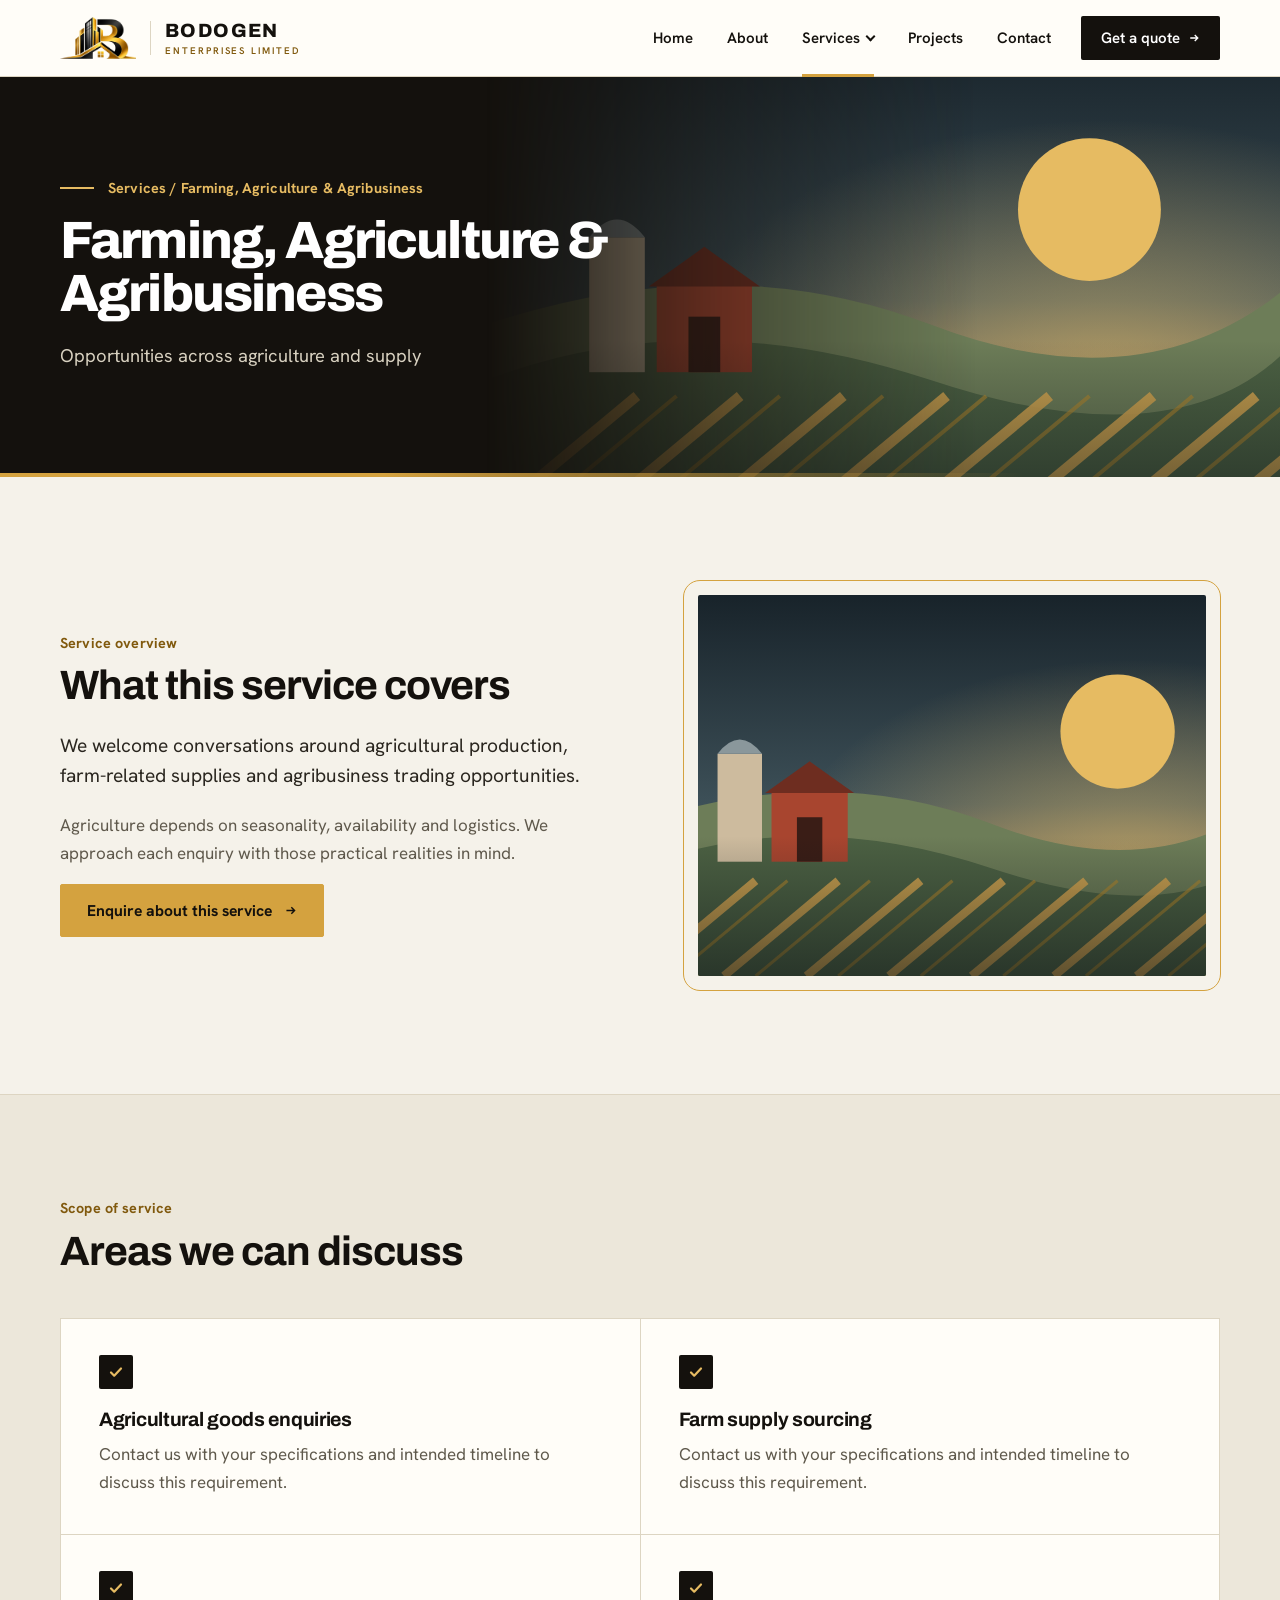
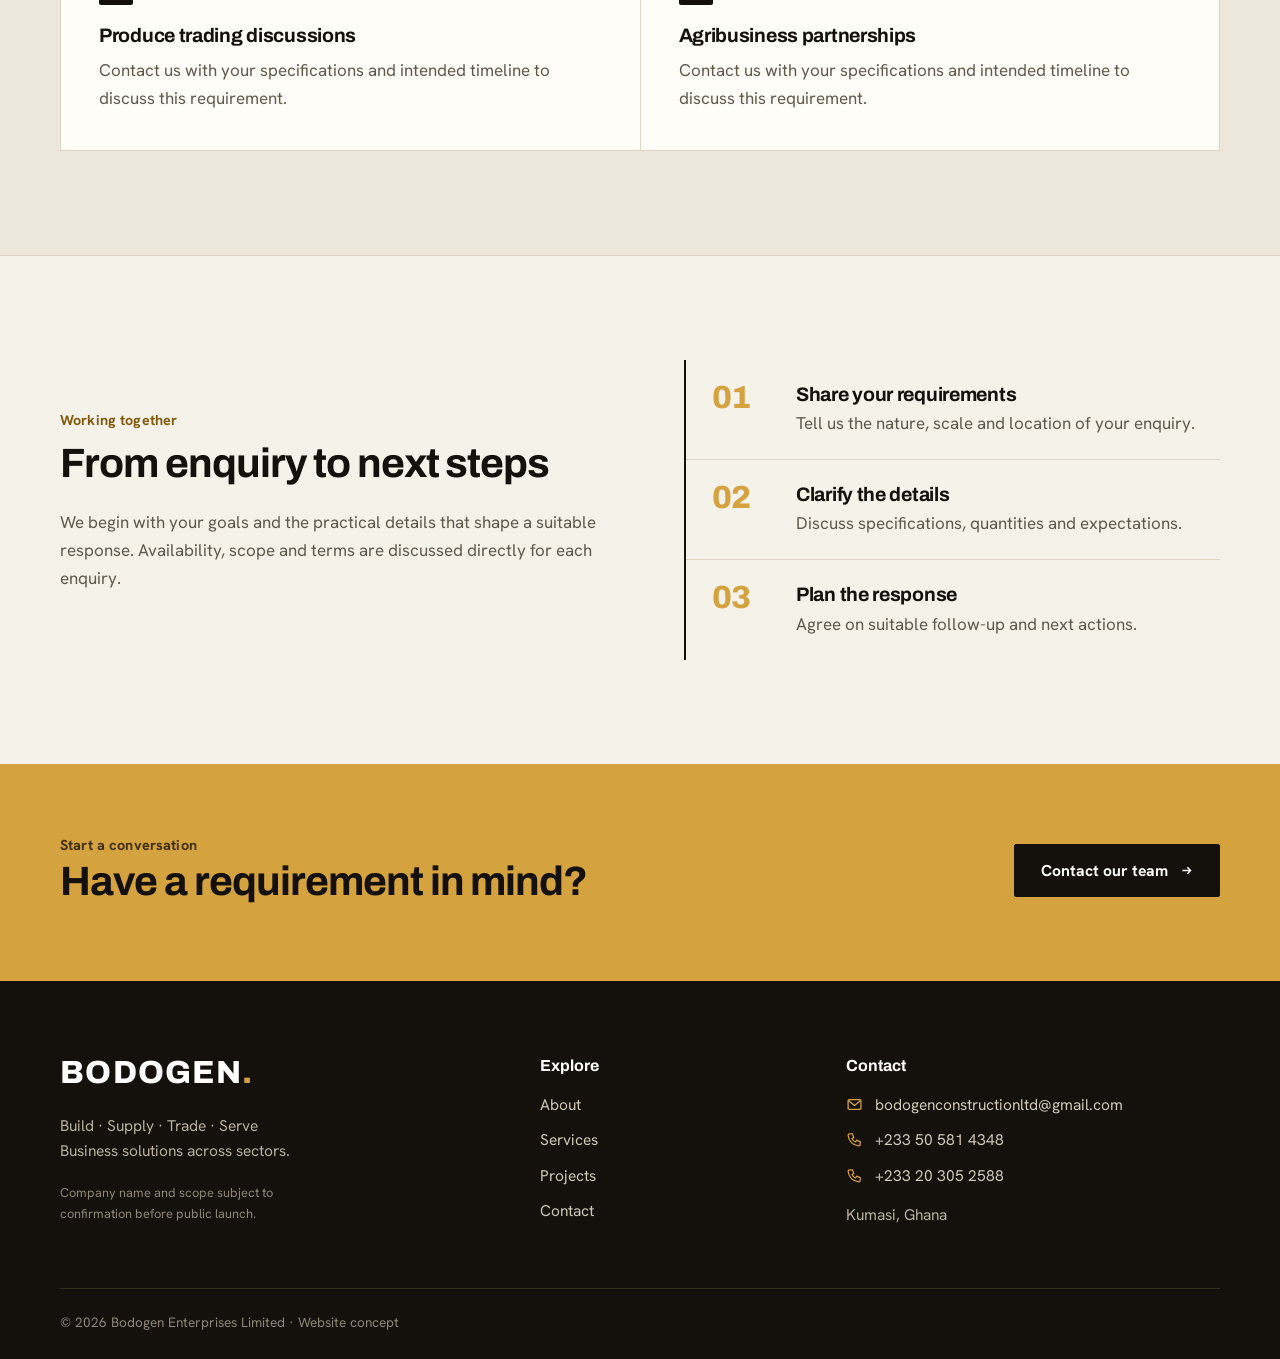
<file: service-agriculture.html>
<!doctype html><html lang="en"><head><meta charset="utf-8"><meta name="viewport" content="width=device-width,initial-scale=1"><meta name="theme-color" content="#fffdf8"><link rel="icon" type="image/png" href="assets/favicon.png"><script>document.documentElement.classList.add("js")</script><meta name="description" content="Opportunities across agriculture and supply"><title>Farming, Agriculture &amp; Agribusiness | Bodogen Enterprises Limited</title><link rel="preconnect" href="https://fonts.googleapis.com"><link rel="preconnect" href="https://fonts.gstatic.com" crossorigin><link href="https://fonts.googleapis.com/css2?family=Archivo:wght@500;600;700;800&family=Hanken+Grotesk:wght@400;500;600;700&display=swap" rel="stylesheet"><link rel="stylesheet" href="css/common.css"><link rel="stylesheet" href="css/service-agriculture.css"><script src="js/main.js" defer></script></head><body><header class="site-header"><div class="container nav-wrap"><a class="brand" href="index.html"><img src="assets/logo-mark.png" width="776" height="428" alt="Bodogen Enterprises Limited logo"><span>BODOGEN<small>ENTERPRISES LIMITED</small></span></a><button class="menu-toggle" aria-label="Open navigation" aria-expanded="false" aria-controls="primary-nav"><span></span><span></span><span></span></button><nav class="primary-nav" id="primary-nav"><a href="index.html">Home</a><a href="about.html">About</a><div class="nav-dropdown"><button class="dropdown-toggle active" aria-expanded="false" aria-haspopup="true">Services <span class="chev" aria-hidden="true"></span></button><div class="dropdown-menu"><a href="services.html">All services</a><a href="service-construction.html">Construction &amp; Building Services</a><a href="service-trading.html">General Trading &amp; Supplies</a><a href="service-procurement.html">Procurement &amp; Contract Supply Services</a><a href="service-education.html">Educational Supplies &amp; Services</a><a href="service-property.html">Property &amp; Facilities Management Services</a><a href="service-import-export.html">Import &amp; Export Trading</a><a href="service-consultancy.html">Business Consultancy &amp; Commercial Services</a><a href="service-agriculture.html">Farming, Agriculture &amp; Agribusiness</a></div></div><a href="projects.html">Projects</a><a href="contact.html">Contact</a><a class="nav-cta" href="contact.html">Get a quote <i class="arr" aria-hidden="true"></i></a></nav></div></header><main><section class="visual-hero"><img class="hero-art" src="assets/agriculture.svg" alt="" width="1000" height="600"><div class="container"><span class="eyebrow">Services / Farming, Agriculture &amp; Agribusiness</span><h1>Farming, Agriculture &amp; Agribusiness</h1><p>Opportunities across agriculture and supply</p></div></section><section class="section"><div class="container split"><div class="reveal"><span class="eyebrow">Service overview</span><h2>What this service covers</h2><p class="lead">We welcome conversations around agricultural production, farm-related supplies and agribusiness trading opportunities.</p><p>Agriculture depends on seasonality, availability and logistics. We approach each enquiry with those practical realities in mind.</p><a class="btn" href="contact.html?service=agriculture">Enquire about this service <i class="arr" aria-hidden="true"></i></a></div><img class="feature-image" src="assets/agriculture.svg" alt="Illustration for Farming, Agriculture &amp; Agribusiness"></div></section><section class="section muted-section"><div class="container"><span class="eyebrow">Scope of service</span><h2>Areas we can discuss</h2><div class="detail-grid"><article class="detail-item reveal"><span class="check-icon"><svg viewBox="0 0 16 16" fill="none" stroke="currentColor" stroke-width="2.2" stroke-linecap="round" stroke-linejoin="round" aria-hidden="true"><path d="M3 8.5l3.2 3.2L13 4.5"/></svg></span><h3>Agricultural goods enquiries</h3><p>Contact us with your specifications and intended timeline to discuss this requirement.</p></article><article class="detail-item reveal"><span class="check-icon"><svg viewBox="0 0 16 16" fill="none" stroke="currentColor" stroke-width="2.2" stroke-linecap="round" stroke-linejoin="round" aria-hidden="true"><path d="M3 8.5l3.2 3.2L13 4.5"/></svg></span><h3>Farm supply sourcing</h3><p>Contact us with your specifications and intended timeline to discuss this requirement.</p></article><article class="detail-item reveal"><span class="check-icon"><svg viewBox="0 0 16 16" fill="none" stroke="currentColor" stroke-width="2.2" stroke-linecap="round" stroke-linejoin="round" aria-hidden="true"><path d="M3 8.5l3.2 3.2L13 4.5"/></svg></span><h3>Produce trading discussions</h3><p>Contact us with your specifications and intended timeline to discuss this requirement.</p></article><article class="detail-item reveal"><span class="check-icon"><svg viewBox="0 0 16 16" fill="none" stroke="currentColor" stroke-width="2.2" stroke-linecap="round" stroke-linejoin="round" aria-hidden="true"><path d="M3 8.5l3.2 3.2L13 4.5"/></svg></span><h3>Agribusiness partnerships</h3><p>Contact us with your specifications and intended timeline to discuss this requirement.</p></article></div></div></section><section class="section"><div class="container split"><div><span class="eyebrow">Working together</span><h2>From enquiry to next steps</h2><p>We begin with your goals and the practical details that shape a suitable response. Availability, scope and terms are discussed directly for each enquiry.</p></div><div class="steps vertical"><article><b>01</b><h3>Share your requirements</h3><p>Tell us the nature, scale and location of your enquiry.</p></article><article><b>02</b><h3>Clarify the details</h3><p>Discuss specifications, quantities and expectations.</p></article><article><b>03</b><h3>Plan the response</h3><p>Agree on suitable follow-up and next actions.</p></article></div></div></section><section class="cta-band"><div class="container"><div><span class="eyebrow">Start a conversation</span><h2>Have a requirement in mind?</h2></div><a class="btn btn-dark" href="contact.html">Contact our team <i class="arr" aria-hidden="true"></i></a></div></section></main><footer class="site-footer"><div class="container footer-grid"><div><a class="footer-brand" href="index.html">BODOGEN<span>.</span></a><p>Build · Supply · Trade · Serve<br>Business solutions across sectors.</p><p class="small-note">Company name and scope subject to confirmation before public launch.</p></div><div><h4>Explore</h4><a href="about.html">About</a><a href="services.html">Services</a><a href="projects.html">Projects</a><a href="contact.html">Contact</a></div><div><h4>Contact</h4><a href="mailto:bodogenconstructionltd@gmail.com"><svg viewBox="0 0 24 24" fill="none" stroke="currentColor" stroke-width="1.8" stroke-linecap="round" stroke-linejoin="round" aria-hidden="true"><rect x="3" y="5" width="18" height="14" rx="1.5"/><path d="M3.5 6.5l8.5 7 8.5-7"/></svg>bodogenconstructionltd@gmail.com</a><a href="tel:+233505814348"><svg viewBox="0 0 24 24" fill="none" stroke="currentColor" stroke-width="1.8" stroke-linecap="round" stroke-linejoin="round" aria-hidden="true"><path d="M5 4h4l2 5-2.5 1.5a11 11 0 0 0 5 5L15 13l5 2v4a2 2 0 0 1-2 2A16 16 0 0 1 3 6a2 2 0 0 1 2-2z"/></svg>+233 50 581 4348</a><a href="tel:+233203052588"><svg viewBox="0 0 24 24" fill="none" stroke="currentColor" stroke-width="1.8" stroke-linecap="round" stroke-linejoin="round" aria-hidden="true"><path d="M5 4h4l2 5-2.5 1.5a11 11 0 0 0 5 5L15 13l5 2v4a2 2 0 0 1-2 2A16 16 0 0 1 3 6a2 2 0 0 1 2-2z"/></svg>+233 20 305 2588</a><p>Kumasi, Ghana</p></div></div><div class="container footer-bottom"><p>© <span id="year"></span> Bodogen Enterprises Limited · Website concept</p></div></footer></body></html>
</file>
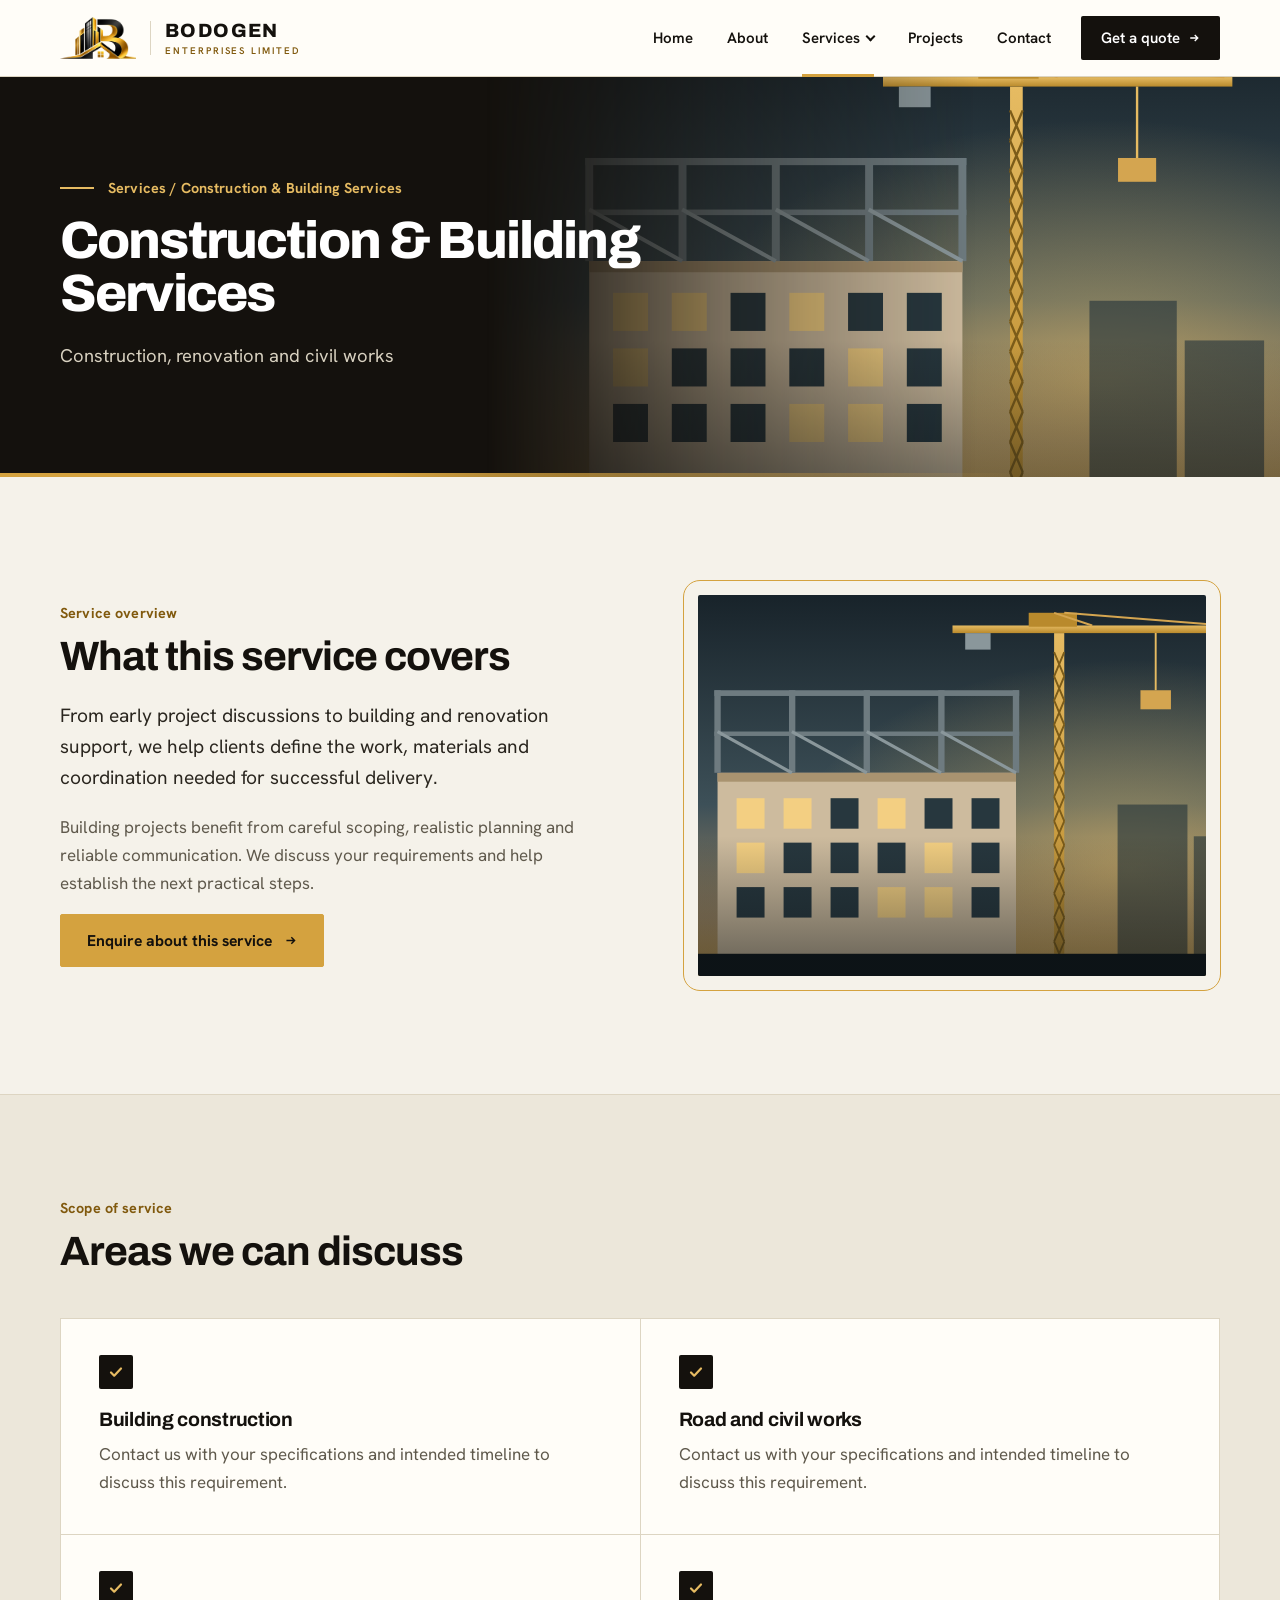
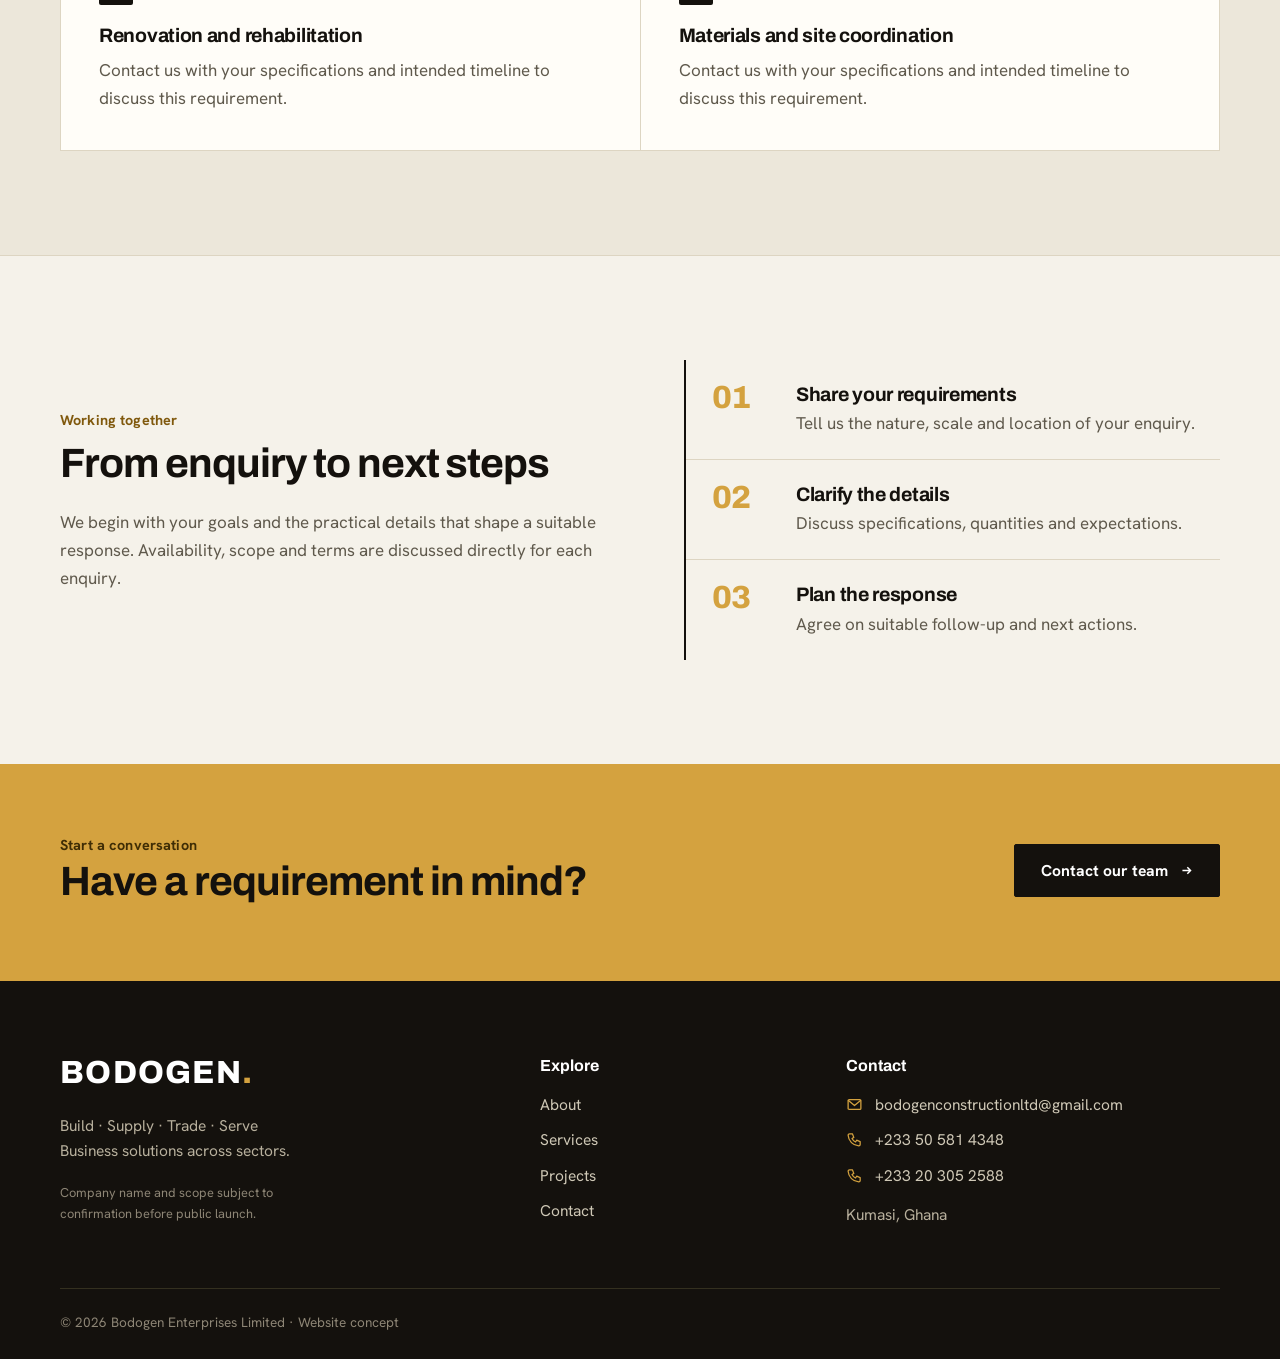
<file: service-construction.html>
<!doctype html><html lang="en"><head><meta charset="utf-8"><meta name="viewport" content="width=device-width,initial-scale=1"><meta name="theme-color" content="#fffdf8"><link rel="icon" type="image/png" href="assets/favicon.png"><script>document.documentElement.classList.add("js")</script><meta name="description" content="Construction, renovation and civil works"><title>Construction &amp; Building Services | Bodogen Enterprises Limited</title><link rel="preconnect" href="https://fonts.googleapis.com"><link rel="preconnect" href="https://fonts.gstatic.com" crossorigin><link href="https://fonts.googleapis.com/css2?family=Archivo:wght@500;600;700;800&family=Hanken+Grotesk:wght@400;500;600;700&display=swap" rel="stylesheet"><link rel="stylesheet" href="css/common.css"><link rel="stylesheet" href="css/service-construction.css"><script src="js/main.js" defer></script></head><body><header class="site-header"><div class="container nav-wrap"><a class="brand" href="index.html"><img src="assets/logo-mark.png" width="776" height="428" alt="Bodogen Enterprises Limited logo"><span>BODOGEN<small>ENTERPRISES LIMITED</small></span></a><button class="menu-toggle" aria-label="Open navigation" aria-expanded="false" aria-controls="primary-nav"><span></span><span></span><span></span></button><nav class="primary-nav" id="primary-nav"><a href="index.html">Home</a><a href="about.html">About</a><div class="nav-dropdown"><button class="dropdown-toggle active" aria-expanded="false" aria-haspopup="true">Services <span class="chev" aria-hidden="true"></span></button><div class="dropdown-menu"><a href="services.html">All services</a><a href="service-construction.html">Construction &amp; Building Services</a><a href="service-trading.html">General Trading &amp; Supplies</a><a href="service-procurement.html">Procurement &amp; Contract Supply Services</a><a href="service-education.html">Educational Supplies &amp; Services</a><a href="service-property.html">Property &amp; Facilities Management Services</a><a href="service-import-export.html">Import &amp; Export Trading</a><a href="service-consultancy.html">Business Consultancy &amp; Commercial Services</a><a href="service-agriculture.html">Farming, Agriculture &amp; Agribusiness</a></div></div><a href="projects.html">Projects</a><a href="contact.html">Contact</a><a class="nav-cta" href="contact.html">Get a quote <i class="arr" aria-hidden="true"></i></a></nav></div></header><main><section class="visual-hero"><img class="hero-art" src="assets/construction.svg" alt="" width="1000" height="600"><div class="container"><span class="eyebrow">Services / Construction &amp; Building Services</span><h1>Construction &amp; Building Services</h1><p>Construction, renovation and civil works</p></div></section><section class="section"><div class="container split"><div class="reveal"><span class="eyebrow">Service overview</span><h2>What this service covers</h2><p class="lead">From early project discussions to building and renovation support, we help clients define the work, materials and coordination needed for successful delivery.</p><p>Building projects benefit from careful scoping, realistic planning and reliable communication. We discuss your requirements and help establish the next practical steps.</p><a class="btn" href="contact.html?service=construction">Enquire about this service <i class="arr" aria-hidden="true"></i></a></div><img class="feature-image" src="assets/construction.svg" alt="Illustration for Construction &amp; Building Services"></div></section><section class="section muted-section"><div class="container"><span class="eyebrow">Scope of service</span><h2>Areas we can discuss</h2><div class="detail-grid"><article class="detail-item reveal"><span class="check-icon"><svg viewBox="0 0 16 16" fill="none" stroke="currentColor" stroke-width="2.2" stroke-linecap="round" stroke-linejoin="round" aria-hidden="true"><path d="M3 8.5l3.2 3.2L13 4.5"/></svg></span><h3>Building construction</h3><p>Contact us with your specifications and intended timeline to discuss this requirement.</p></article><article class="detail-item reveal"><span class="check-icon"><svg viewBox="0 0 16 16" fill="none" stroke="currentColor" stroke-width="2.2" stroke-linecap="round" stroke-linejoin="round" aria-hidden="true"><path d="M3 8.5l3.2 3.2L13 4.5"/></svg></span><h3>Road and civil works</h3><p>Contact us with your specifications and intended timeline to discuss this requirement.</p></article><article class="detail-item reveal"><span class="check-icon"><svg viewBox="0 0 16 16" fill="none" stroke="currentColor" stroke-width="2.2" stroke-linecap="round" stroke-linejoin="round" aria-hidden="true"><path d="M3 8.5l3.2 3.2L13 4.5"/></svg></span><h3>Renovation and rehabilitation</h3><p>Contact us with your specifications and intended timeline to discuss this requirement.</p></article><article class="detail-item reveal"><span class="check-icon"><svg viewBox="0 0 16 16" fill="none" stroke="currentColor" stroke-width="2.2" stroke-linecap="round" stroke-linejoin="round" aria-hidden="true"><path d="M3 8.5l3.2 3.2L13 4.5"/></svg></span><h3>Materials and site coordination</h3><p>Contact us with your specifications and intended timeline to discuss this requirement.</p></article></div></div></section><section class="section"><div class="container split"><div><span class="eyebrow">Working together</span><h2>From enquiry to next steps</h2><p>We begin with your goals and the practical details that shape a suitable response. Availability, scope and terms are discussed directly for each enquiry.</p></div><div class="steps vertical"><article><b>01</b><h3>Share your requirements</h3><p>Tell us the nature, scale and location of your enquiry.</p></article><article><b>02</b><h3>Clarify the details</h3><p>Discuss specifications, quantities and expectations.</p></article><article><b>03</b><h3>Plan the response</h3><p>Agree on suitable follow-up and next actions.</p></article></div></div></section><section class="cta-band"><div class="container"><div><span class="eyebrow">Start a conversation</span><h2>Have a requirement in mind?</h2></div><a class="btn btn-dark" href="contact.html">Contact our team <i class="arr" aria-hidden="true"></i></a></div></section></main><footer class="site-footer"><div class="container footer-grid"><div><a class="footer-brand" href="index.html">BODOGEN<span>.</span></a><p>Build · Supply · Trade · Serve<br>Business solutions across sectors.</p><p class="small-note">Company name and scope subject to confirmation before public launch.</p></div><div><h4>Explore</h4><a href="about.html">About</a><a href="services.html">Services</a><a href="projects.html">Projects</a><a href="contact.html">Contact</a></div><div><h4>Contact</h4><a href="mailto:bodogenconstructionltd@gmail.com"><svg viewBox="0 0 24 24" fill="none" stroke="currentColor" stroke-width="1.8" stroke-linecap="round" stroke-linejoin="round" aria-hidden="true"><rect x="3" y="5" width="18" height="14" rx="1.5"/><path d="M3.5 6.5l8.5 7 8.5-7"/></svg>bodogenconstructionltd@gmail.com</a><a href="tel:+233505814348"><svg viewBox="0 0 24 24" fill="none" stroke="currentColor" stroke-width="1.8" stroke-linecap="round" stroke-linejoin="round" aria-hidden="true"><path d="M5 4h4l2 5-2.5 1.5a11 11 0 0 0 5 5L15 13l5 2v4a2 2 0 0 1-2 2A16 16 0 0 1 3 6a2 2 0 0 1 2-2z"/></svg>+233 50 581 4348</a><a href="tel:+233203052588"><svg viewBox="0 0 24 24" fill="none" stroke="currentColor" stroke-width="1.8" stroke-linecap="round" stroke-linejoin="round" aria-hidden="true"><path d="M5 4h4l2 5-2.5 1.5a11 11 0 0 0 5 5L15 13l5 2v4a2 2 0 0 1-2 2A16 16 0 0 1 3 6a2 2 0 0 1 2-2z"/></svg>+233 20 305 2588</a><p>Kumasi, Ghana</p></div></div><div class="container footer-bottom"><p>© <span id="year"></span> Bodogen Enterprises Limited · Website concept</p></div></footer></body></html>
</file>
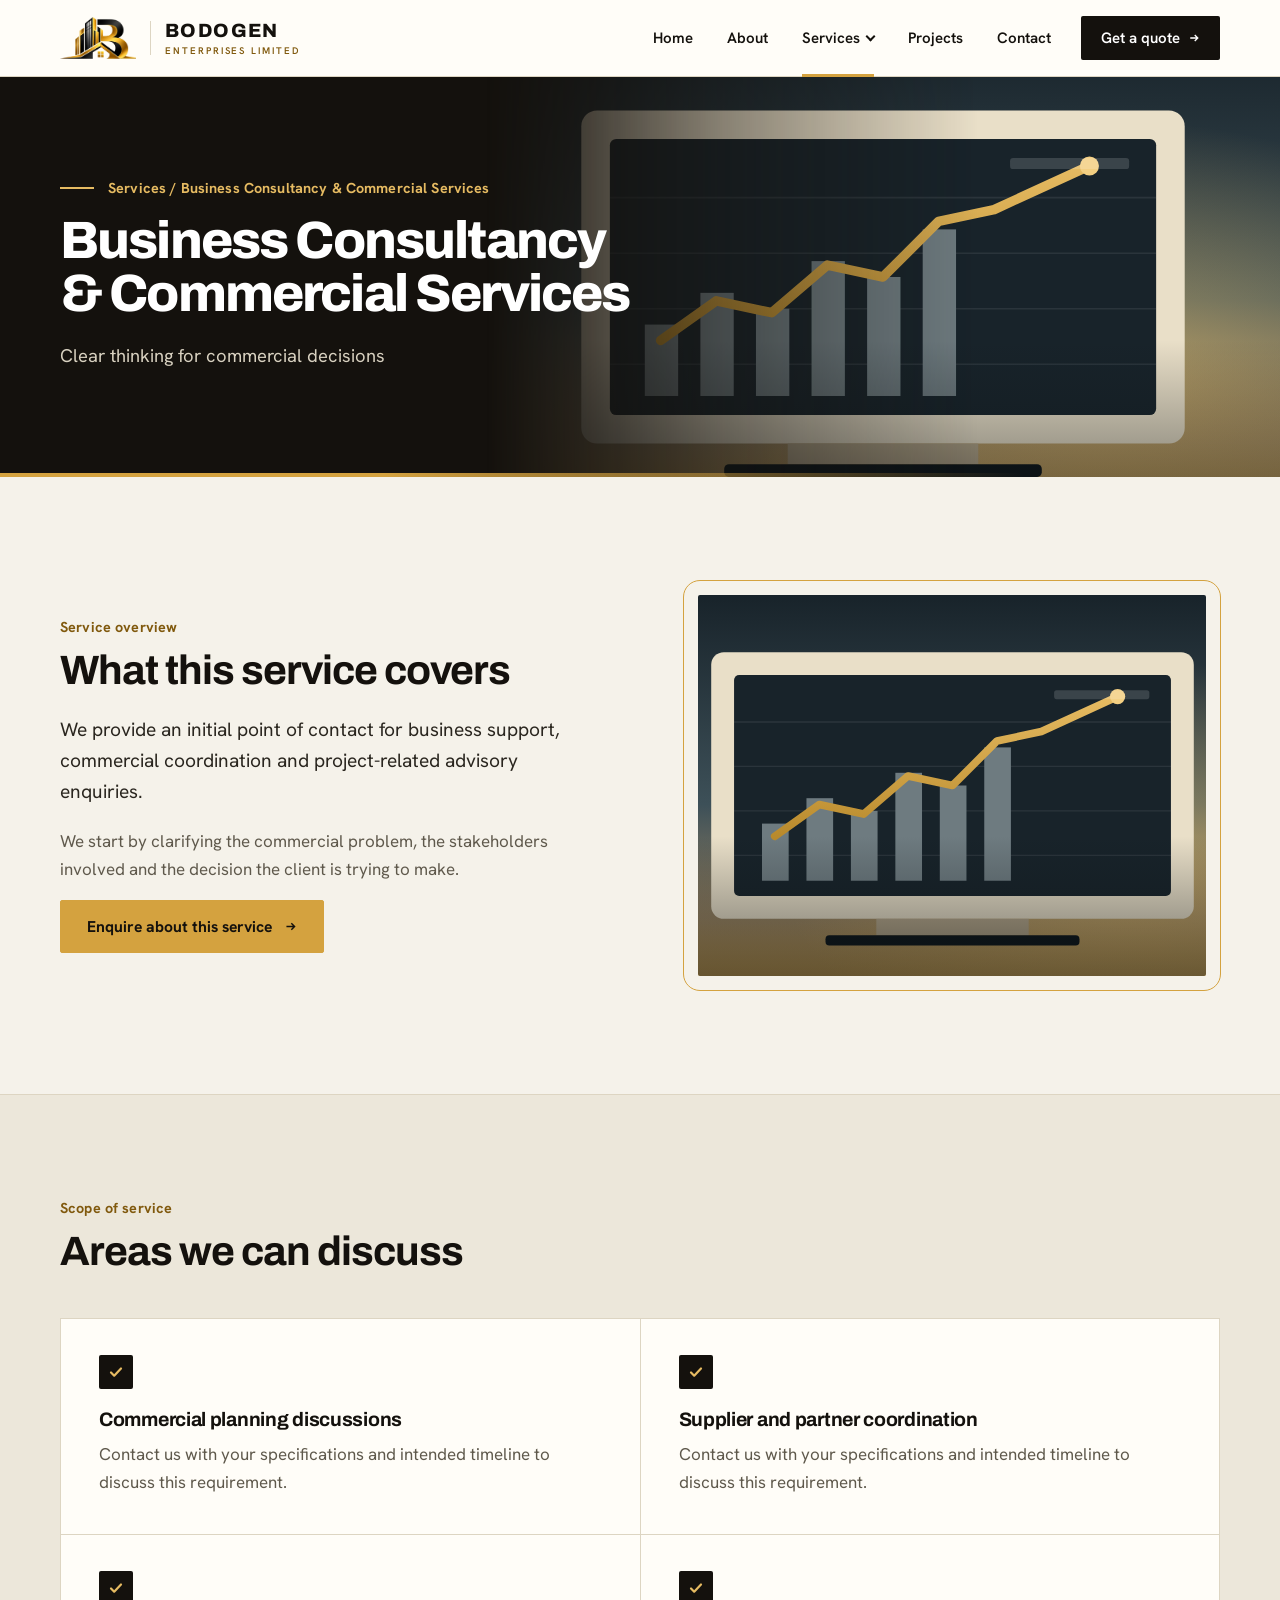
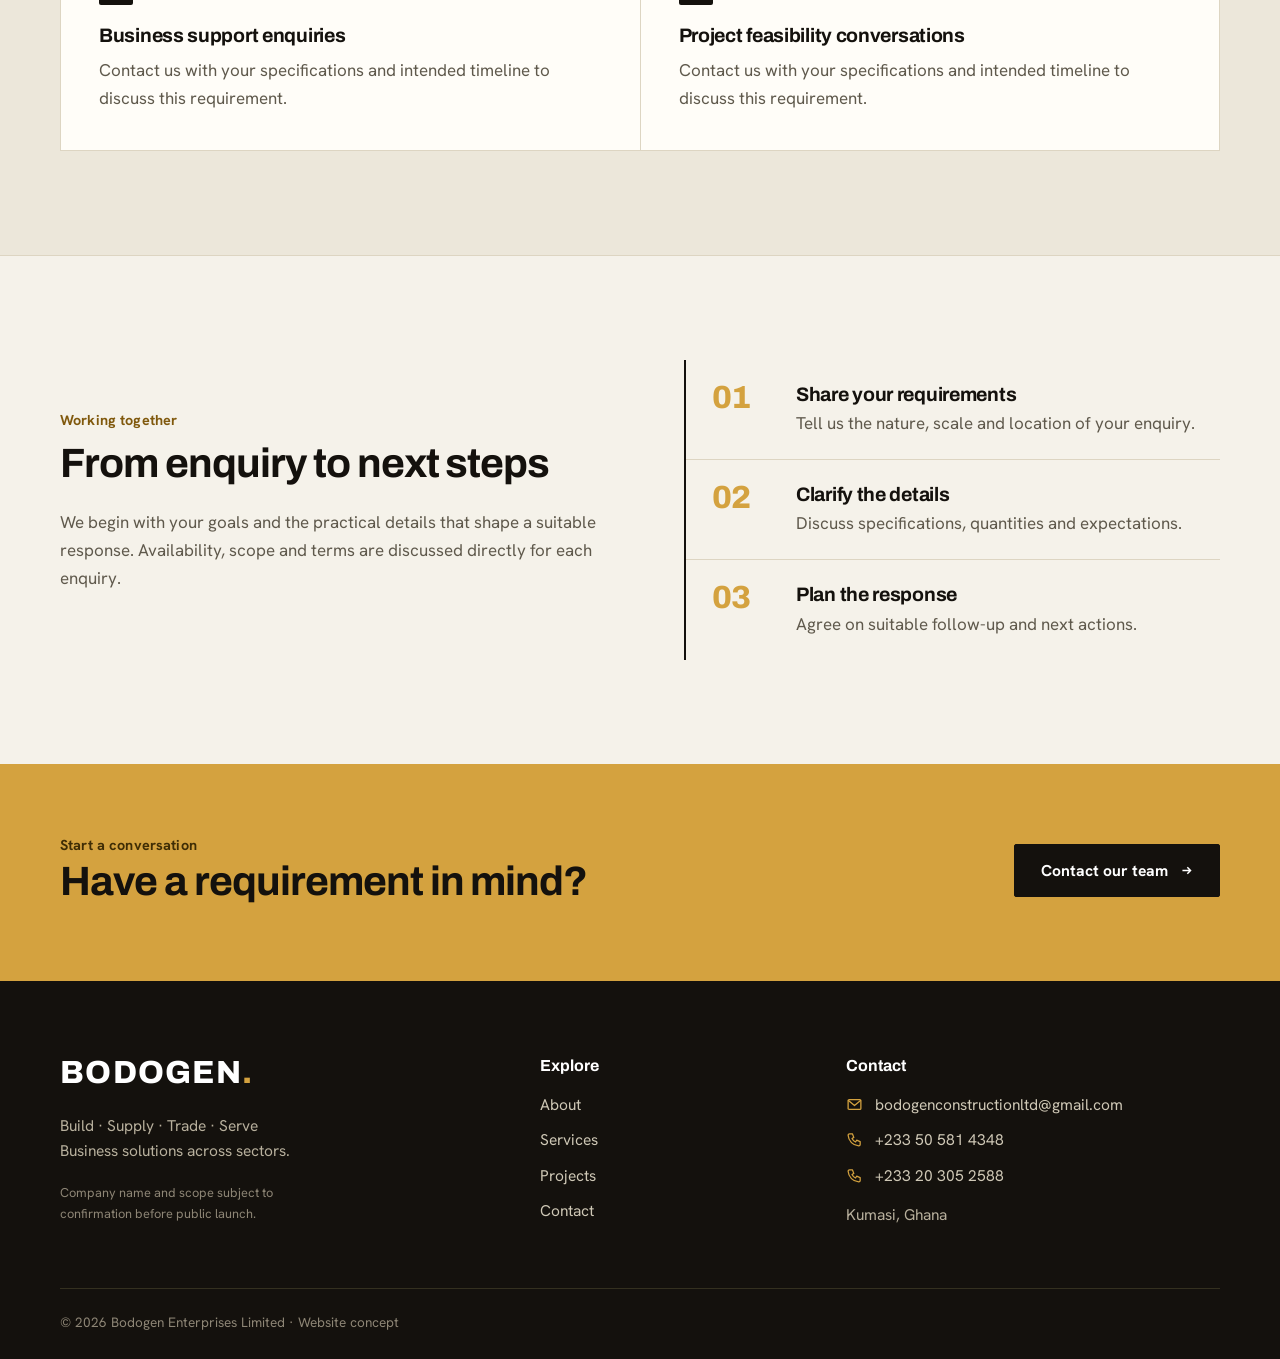
<file: service-consultancy.html>
<!doctype html><html lang="en"><head><meta charset="utf-8"><meta name="viewport" content="width=device-width,initial-scale=1"><meta name="theme-color" content="#fffdf8"><link rel="icon" type="image/png" href="assets/favicon.png"><script>document.documentElement.classList.add("js")</script><meta name="description" content="Clear thinking for commercial decisions"><title>Business Consultancy &amp; Commercial Services | Bodogen Enterprises Limited</title><link rel="preconnect" href="https://fonts.googleapis.com"><link rel="preconnect" href="https://fonts.gstatic.com" crossorigin><link href="https://fonts.googleapis.com/css2?family=Archivo:wght@500;600;700;800&family=Hanken+Grotesk:wght@400;500;600;700&display=swap" rel="stylesheet"><link rel="stylesheet" href="css/common.css"><link rel="stylesheet" href="css/service-consultancy.css"><script src="js/main.js" defer></script></head><body><header class="site-header"><div class="container nav-wrap"><a class="brand" href="index.html"><img src="assets/logo-mark.png" width="776" height="428" alt="Bodogen Enterprises Limited logo"><span>BODOGEN<small>ENTERPRISES LIMITED</small></span></a><button class="menu-toggle" aria-label="Open navigation" aria-expanded="false" aria-controls="primary-nav"><span></span><span></span><span></span></button><nav class="primary-nav" id="primary-nav"><a href="index.html">Home</a><a href="about.html">About</a><div class="nav-dropdown"><button class="dropdown-toggle active" aria-expanded="false" aria-haspopup="true">Services <span class="chev" aria-hidden="true"></span></button><div class="dropdown-menu"><a href="services.html">All services</a><a href="service-construction.html">Construction &amp; Building Services</a><a href="service-trading.html">General Trading &amp; Supplies</a><a href="service-procurement.html">Procurement &amp; Contract Supply Services</a><a href="service-education.html">Educational Supplies &amp; Services</a><a href="service-property.html">Property &amp; Facilities Management Services</a><a href="service-import-export.html">Import &amp; Export Trading</a><a href="service-consultancy.html">Business Consultancy &amp; Commercial Services</a><a href="service-agriculture.html">Farming, Agriculture &amp; Agribusiness</a></div></div><a href="projects.html">Projects</a><a href="contact.html">Contact</a><a class="nav-cta" href="contact.html">Get a quote <i class="arr" aria-hidden="true"></i></a></nav></div></header><main><section class="visual-hero"><img class="hero-art" src="assets/consultancy.svg" alt="" width="1000" height="600"><div class="container"><span class="eyebrow">Services / Business Consultancy &amp; Commercial Services</span><h1>Business Consultancy &amp; Commercial Services</h1><p>Clear thinking for commercial decisions</p></div></section><section class="section"><div class="container split"><div class="reveal"><span class="eyebrow">Service overview</span><h2>What this service covers</h2><p class="lead">We provide an initial point of contact for business support, commercial coordination and project-related advisory enquiries.</p><p>We start by clarifying the commercial problem, the stakeholders involved and the decision the client is trying to make.</p><a class="btn" href="contact.html?service=consultancy">Enquire about this service <i class="arr" aria-hidden="true"></i></a></div><img class="feature-image" src="assets/consultancy.svg" alt="Illustration for Business Consultancy &amp; Commercial Services"></div></section><section class="section muted-section"><div class="container"><span class="eyebrow">Scope of service</span><h2>Areas we can discuss</h2><div class="detail-grid"><article class="detail-item reveal"><span class="check-icon"><svg viewBox="0 0 16 16" fill="none" stroke="currentColor" stroke-width="2.2" stroke-linecap="round" stroke-linejoin="round" aria-hidden="true"><path d="M3 8.5l3.2 3.2L13 4.5"/></svg></span><h3>Commercial planning discussions</h3><p>Contact us with your specifications and intended timeline to discuss this requirement.</p></article><article class="detail-item reveal"><span class="check-icon"><svg viewBox="0 0 16 16" fill="none" stroke="currentColor" stroke-width="2.2" stroke-linecap="round" stroke-linejoin="round" aria-hidden="true"><path d="M3 8.5l3.2 3.2L13 4.5"/></svg></span><h3>Supplier and partner coordination</h3><p>Contact us with your specifications and intended timeline to discuss this requirement.</p></article><article class="detail-item reveal"><span class="check-icon"><svg viewBox="0 0 16 16" fill="none" stroke="currentColor" stroke-width="2.2" stroke-linecap="round" stroke-linejoin="round" aria-hidden="true"><path d="M3 8.5l3.2 3.2L13 4.5"/></svg></span><h3>Business support enquiries</h3><p>Contact us with your specifications and intended timeline to discuss this requirement.</p></article><article class="detail-item reveal"><span class="check-icon"><svg viewBox="0 0 16 16" fill="none" stroke="currentColor" stroke-width="2.2" stroke-linecap="round" stroke-linejoin="round" aria-hidden="true"><path d="M3 8.5l3.2 3.2L13 4.5"/></svg></span><h3>Project feasibility conversations</h3><p>Contact us with your specifications and intended timeline to discuss this requirement.</p></article></div></div></section><section class="section"><div class="container split"><div><span class="eyebrow">Working together</span><h2>From enquiry to next steps</h2><p>We begin with your goals and the practical details that shape a suitable response. Availability, scope and terms are discussed directly for each enquiry.</p></div><div class="steps vertical"><article><b>01</b><h3>Share your requirements</h3><p>Tell us the nature, scale and location of your enquiry.</p></article><article><b>02</b><h3>Clarify the details</h3><p>Discuss specifications, quantities and expectations.</p></article><article><b>03</b><h3>Plan the response</h3><p>Agree on suitable follow-up and next actions.</p></article></div></div></section><section class="cta-band"><div class="container"><div><span class="eyebrow">Start a conversation</span><h2>Have a requirement in mind?</h2></div><a class="btn btn-dark" href="contact.html">Contact our team <i class="arr" aria-hidden="true"></i></a></div></section></main><footer class="site-footer"><div class="container footer-grid"><div><a class="footer-brand" href="index.html">BODOGEN<span>.</span></a><p>Build · Supply · Trade · Serve<br>Business solutions across sectors.</p><p class="small-note">Company name and scope subject to confirmation before public launch.</p></div><div><h4>Explore</h4><a href="about.html">About</a><a href="services.html">Services</a><a href="projects.html">Projects</a><a href="contact.html">Contact</a></div><div><h4>Contact</h4><a href="mailto:bodogenconstructionltd@gmail.com"><svg viewBox="0 0 24 24" fill="none" stroke="currentColor" stroke-width="1.8" stroke-linecap="round" stroke-linejoin="round" aria-hidden="true"><rect x="3" y="5" width="18" height="14" rx="1.5"/><path d="M3.5 6.5l8.5 7 8.5-7"/></svg>bodogenconstructionltd@gmail.com</a><a href="tel:+233505814348"><svg viewBox="0 0 24 24" fill="none" stroke="currentColor" stroke-width="1.8" stroke-linecap="round" stroke-linejoin="round" aria-hidden="true"><path d="M5 4h4l2 5-2.5 1.5a11 11 0 0 0 5 5L15 13l5 2v4a2 2 0 0 1-2 2A16 16 0 0 1 3 6a2 2 0 0 1 2-2z"/></svg>+233 50 581 4348</a><a href="tel:+233203052588"><svg viewBox="0 0 24 24" fill="none" stroke="currentColor" stroke-width="1.8" stroke-linecap="round" stroke-linejoin="round" aria-hidden="true"><path d="M5 4h4l2 5-2.5 1.5a11 11 0 0 0 5 5L15 13l5 2v4a2 2 0 0 1-2 2A16 16 0 0 1 3 6a2 2 0 0 1 2-2z"/></svg>+233 20 305 2588</a><p>Kumasi, Ghana</p></div></div><div class="container footer-bottom"><p>© <span id="year"></span> Bodogen Enterprises Limited · Website concept</p></div></footer></body></html>
</file>
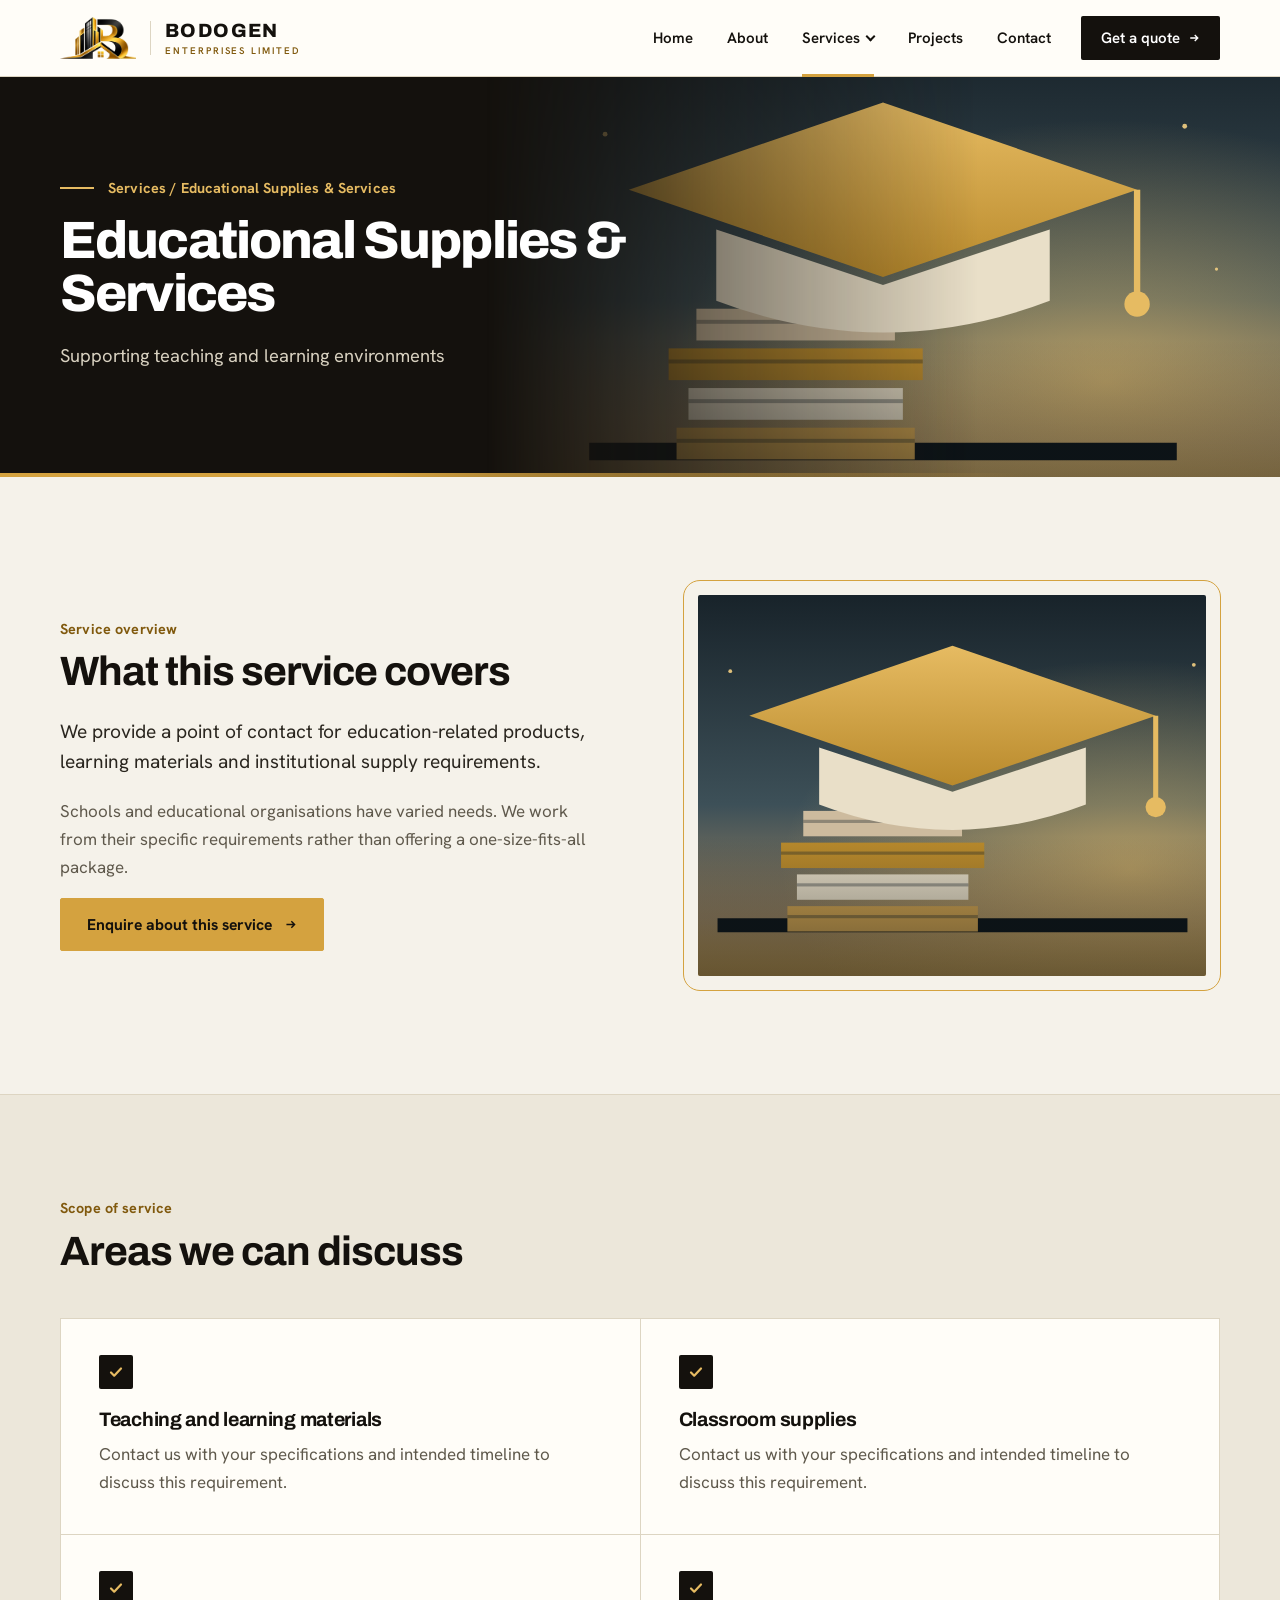
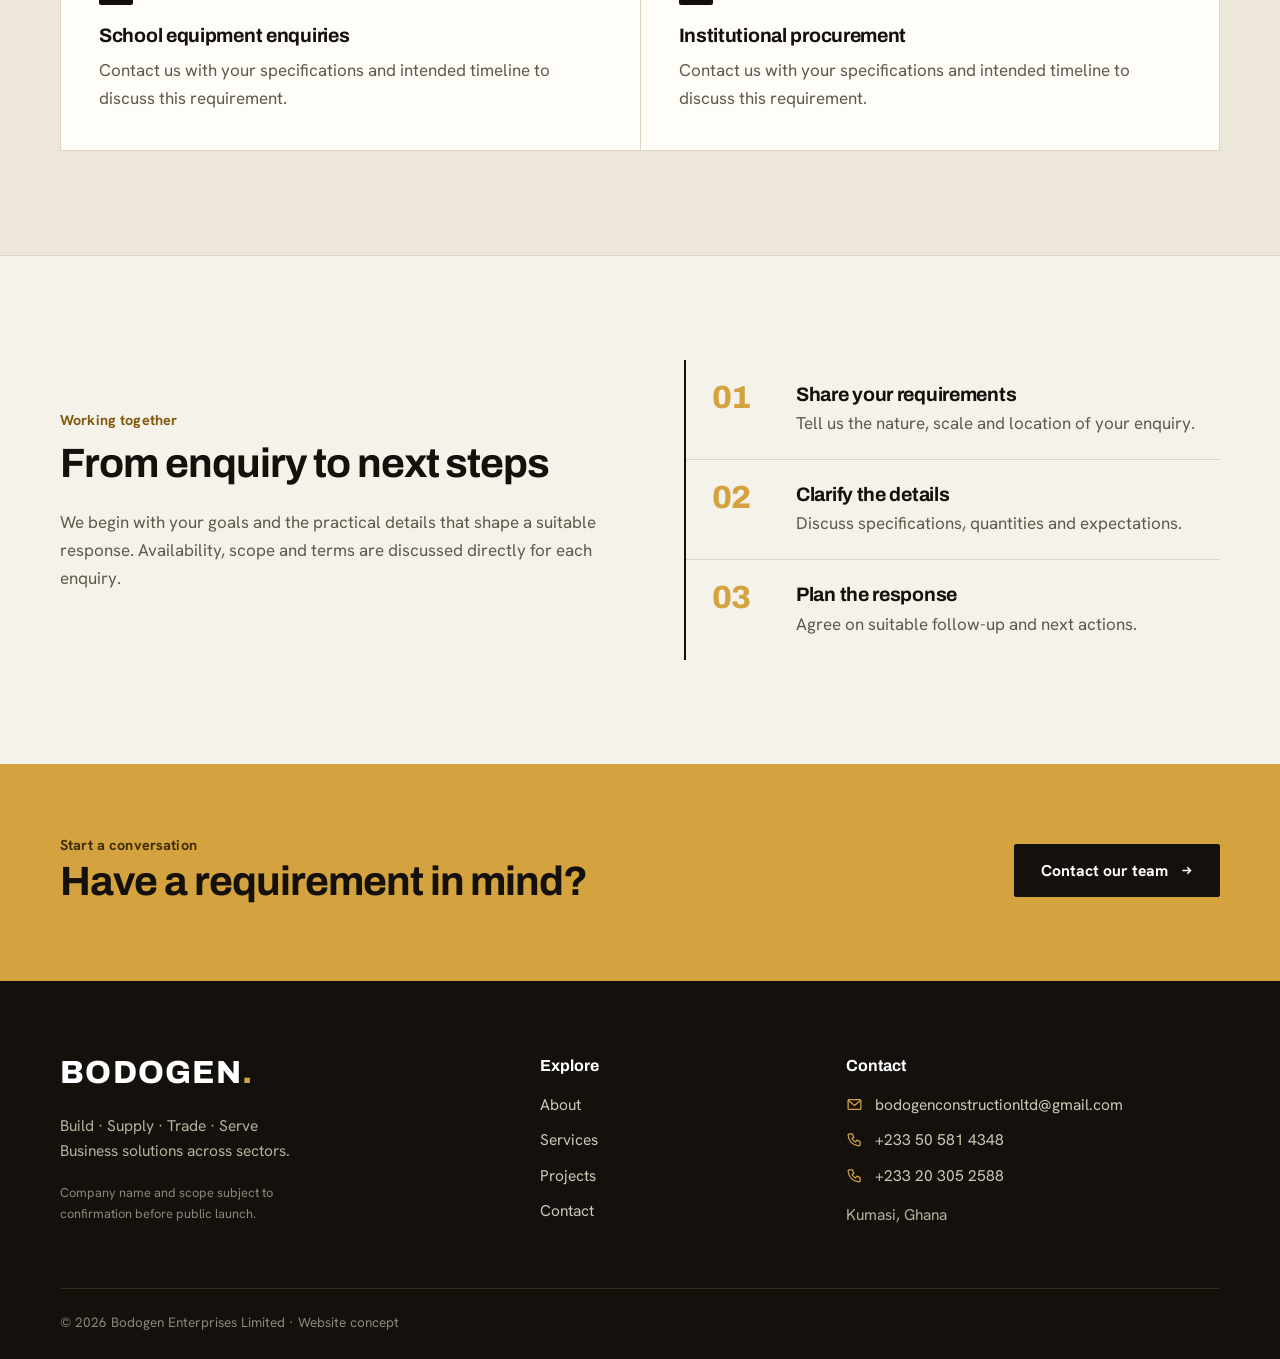
<file: service-education.html>
<!doctype html><html lang="en"><head><meta charset="utf-8"><meta name="viewport" content="width=device-width,initial-scale=1"><meta name="theme-color" content="#fffdf8"><link rel="icon" type="image/png" href="assets/favicon.png"><script>document.documentElement.classList.add("js")</script><meta name="description" content="Supporting teaching and learning environments"><title>Educational Supplies &amp; Services | Bodogen Enterprises Limited</title><link rel="preconnect" href="https://fonts.googleapis.com"><link rel="preconnect" href="https://fonts.gstatic.com" crossorigin><link href="https://fonts.googleapis.com/css2?family=Archivo:wght@500;600;700;800&family=Hanken+Grotesk:wght@400;500;600;700&display=swap" rel="stylesheet"><link rel="stylesheet" href="css/common.css"><link rel="stylesheet" href="css/service-education.css"><script src="js/main.js" defer></script></head><body><header class="site-header"><div class="container nav-wrap"><a class="brand" href="index.html"><img src="assets/logo-mark.png" width="776" height="428" alt="Bodogen Enterprises Limited logo"><span>BODOGEN<small>ENTERPRISES LIMITED</small></span></a><button class="menu-toggle" aria-label="Open navigation" aria-expanded="false" aria-controls="primary-nav"><span></span><span></span><span></span></button><nav class="primary-nav" id="primary-nav"><a href="index.html">Home</a><a href="about.html">About</a><div class="nav-dropdown"><button class="dropdown-toggle active" aria-expanded="false" aria-haspopup="true">Services <span class="chev" aria-hidden="true"></span></button><div class="dropdown-menu"><a href="services.html">All services</a><a href="service-construction.html">Construction &amp; Building Services</a><a href="service-trading.html">General Trading &amp; Supplies</a><a href="service-procurement.html">Procurement &amp; Contract Supply Services</a><a href="service-education.html">Educational Supplies &amp; Services</a><a href="service-property.html">Property &amp; Facilities Management Services</a><a href="service-import-export.html">Import &amp; Export Trading</a><a href="service-consultancy.html">Business Consultancy &amp; Commercial Services</a><a href="service-agriculture.html">Farming, Agriculture &amp; Agribusiness</a></div></div><a href="projects.html">Projects</a><a href="contact.html">Contact</a><a class="nav-cta" href="contact.html">Get a quote <i class="arr" aria-hidden="true"></i></a></nav></div></header><main><section class="visual-hero"><img class="hero-art" src="assets/education.svg" alt="" width="1000" height="600"><div class="container"><span class="eyebrow">Services / Educational Supplies &amp; Services</span><h1>Educational Supplies &amp; Services</h1><p>Supporting teaching and learning environments</p></div></section><section class="section"><div class="container split"><div class="reveal"><span class="eyebrow">Service overview</span><h2>What this service covers</h2><p class="lead">We provide a point of contact for education-related products, learning materials and institutional supply requirements.</p><p>Schools and educational organisations have varied needs. We work from their specific requirements rather than offering a one-size-fits-all package.</p><a class="btn" href="contact.html?service=education">Enquire about this service <i class="arr" aria-hidden="true"></i></a></div><img class="feature-image" src="assets/education.svg" alt="Illustration for Educational Supplies &amp; Services"></div></section><section class="section muted-section"><div class="container"><span class="eyebrow">Scope of service</span><h2>Areas we can discuss</h2><div class="detail-grid"><article class="detail-item reveal"><span class="check-icon"><svg viewBox="0 0 16 16" fill="none" stroke="currentColor" stroke-width="2.2" stroke-linecap="round" stroke-linejoin="round" aria-hidden="true"><path d="M3 8.5l3.2 3.2L13 4.5"/></svg></span><h3>Teaching and learning materials</h3><p>Contact us with your specifications and intended timeline to discuss this requirement.</p></article><article class="detail-item reveal"><span class="check-icon"><svg viewBox="0 0 16 16" fill="none" stroke="currentColor" stroke-width="2.2" stroke-linecap="round" stroke-linejoin="round" aria-hidden="true"><path d="M3 8.5l3.2 3.2L13 4.5"/></svg></span><h3>Classroom supplies</h3><p>Contact us with your specifications and intended timeline to discuss this requirement.</p></article><article class="detail-item reveal"><span class="check-icon"><svg viewBox="0 0 16 16" fill="none" stroke="currentColor" stroke-width="2.2" stroke-linecap="round" stroke-linejoin="round" aria-hidden="true"><path d="M3 8.5l3.2 3.2L13 4.5"/></svg></span><h3>School equipment enquiries</h3><p>Contact us with your specifications and intended timeline to discuss this requirement.</p></article><article class="detail-item reveal"><span class="check-icon"><svg viewBox="0 0 16 16" fill="none" stroke="currentColor" stroke-width="2.2" stroke-linecap="round" stroke-linejoin="round" aria-hidden="true"><path d="M3 8.5l3.2 3.2L13 4.5"/></svg></span><h3>Institutional procurement</h3><p>Contact us with your specifications and intended timeline to discuss this requirement.</p></article></div></div></section><section class="section"><div class="container split"><div><span class="eyebrow">Working together</span><h2>From enquiry to next steps</h2><p>We begin with your goals and the practical details that shape a suitable response. Availability, scope and terms are discussed directly for each enquiry.</p></div><div class="steps vertical"><article><b>01</b><h3>Share your requirements</h3><p>Tell us the nature, scale and location of your enquiry.</p></article><article><b>02</b><h3>Clarify the details</h3><p>Discuss specifications, quantities and expectations.</p></article><article><b>03</b><h3>Plan the response</h3><p>Agree on suitable follow-up and next actions.</p></article></div></div></section><section class="cta-band"><div class="container"><div><span class="eyebrow">Start a conversation</span><h2>Have a requirement in mind?</h2></div><a class="btn btn-dark" href="contact.html">Contact our team <i class="arr" aria-hidden="true"></i></a></div></section></main><footer class="site-footer"><div class="container footer-grid"><div><a class="footer-brand" href="index.html">BODOGEN<span>.</span></a><p>Build · Supply · Trade · Serve<br>Business solutions across sectors.</p><p class="small-note">Company name and scope subject to confirmation before public launch.</p></div><div><h4>Explore</h4><a href="about.html">About</a><a href="services.html">Services</a><a href="projects.html">Projects</a><a href="contact.html">Contact</a></div><div><h4>Contact</h4><a href="mailto:bodogenconstructionltd@gmail.com"><svg viewBox="0 0 24 24" fill="none" stroke="currentColor" stroke-width="1.8" stroke-linecap="round" stroke-linejoin="round" aria-hidden="true"><rect x="3" y="5" width="18" height="14" rx="1.5"/><path d="M3.5 6.5l8.5 7 8.5-7"/></svg>bodogenconstructionltd@gmail.com</a><a href="tel:+233505814348"><svg viewBox="0 0 24 24" fill="none" stroke="currentColor" stroke-width="1.8" stroke-linecap="round" stroke-linejoin="round" aria-hidden="true"><path d="M5 4h4l2 5-2.5 1.5a11 11 0 0 0 5 5L15 13l5 2v4a2 2 0 0 1-2 2A16 16 0 0 1 3 6a2 2 0 0 1 2-2z"/></svg>+233 50 581 4348</a><a href="tel:+233203052588"><svg viewBox="0 0 24 24" fill="none" stroke="currentColor" stroke-width="1.8" stroke-linecap="round" stroke-linejoin="round" aria-hidden="true"><path d="M5 4h4l2 5-2.5 1.5a11 11 0 0 0 5 5L15 13l5 2v4a2 2 0 0 1-2 2A16 16 0 0 1 3 6a2 2 0 0 1 2-2z"/></svg>+233 20 305 2588</a><p>Kumasi, Ghana</p></div></div><div class="container footer-bottom"><p>© <span id="year"></span> Bodogen Enterprises Limited · Website concept</p></div></footer></body></html>
</file>
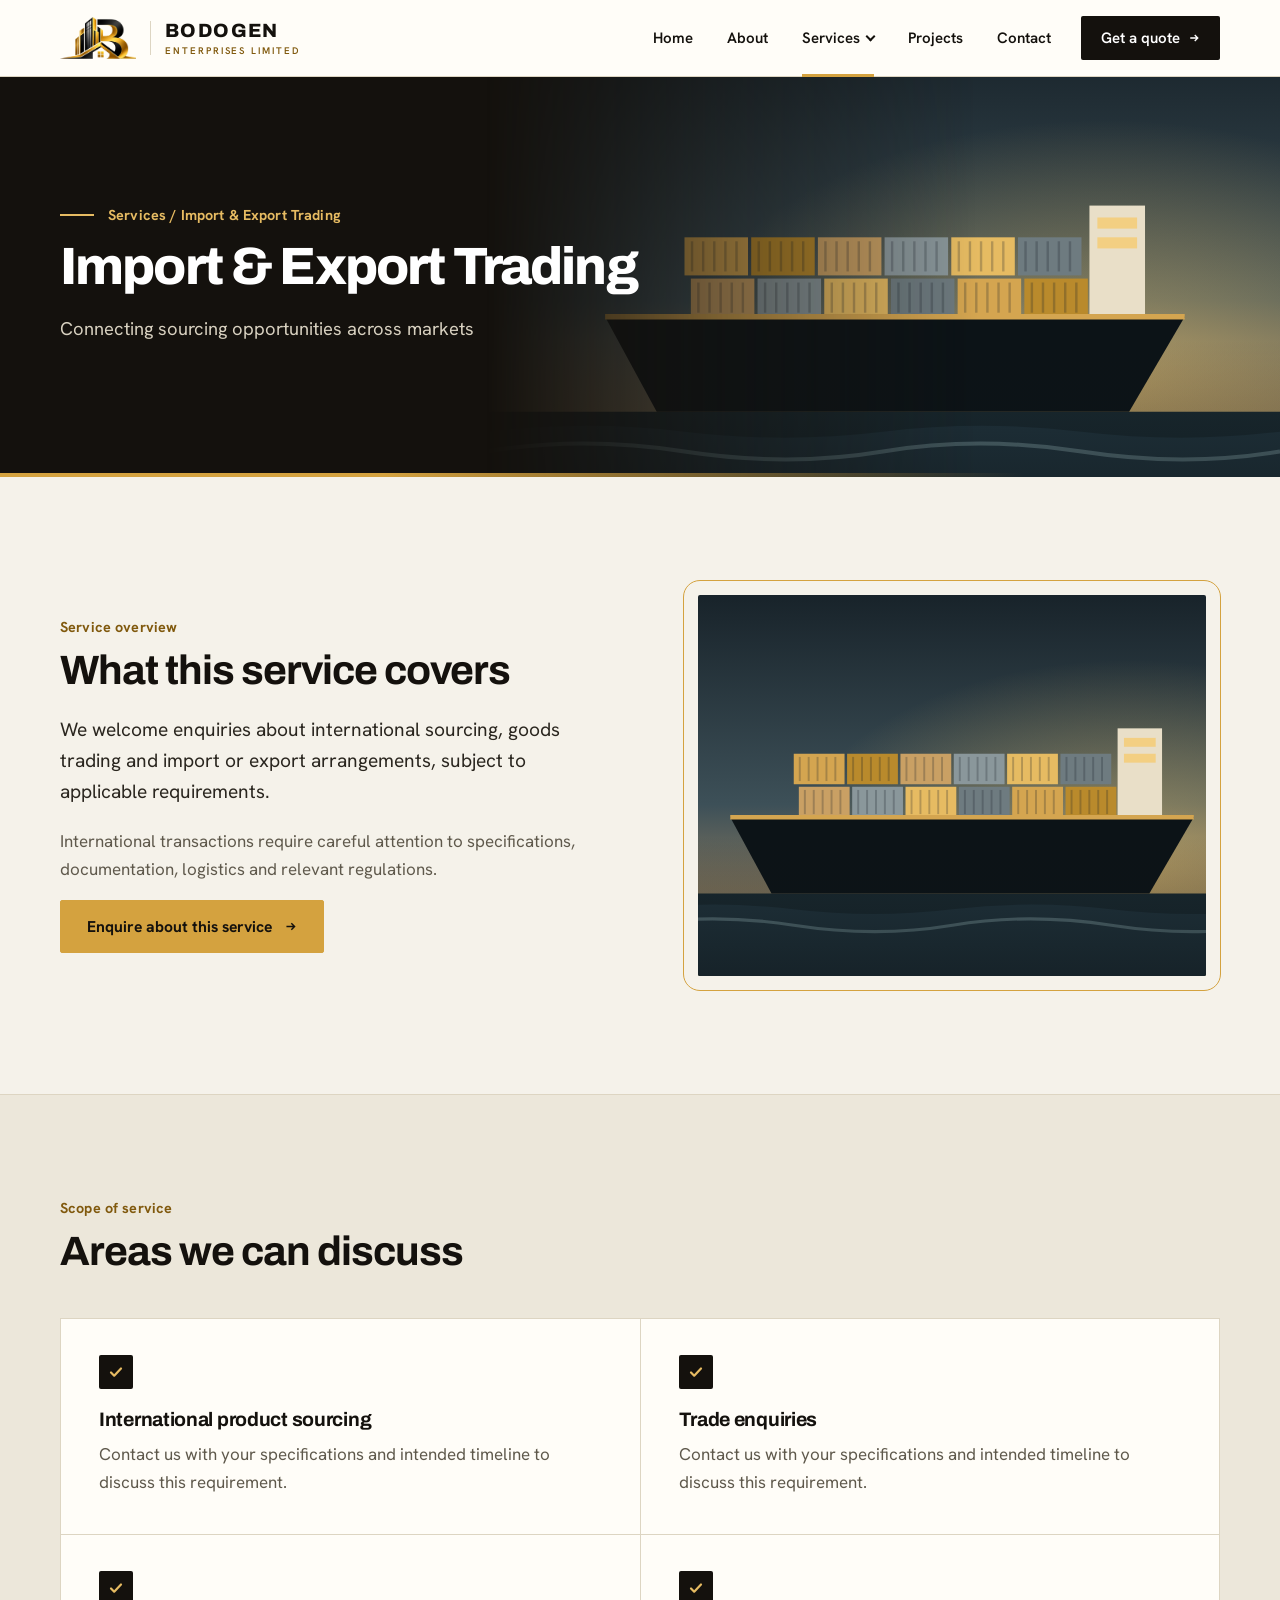
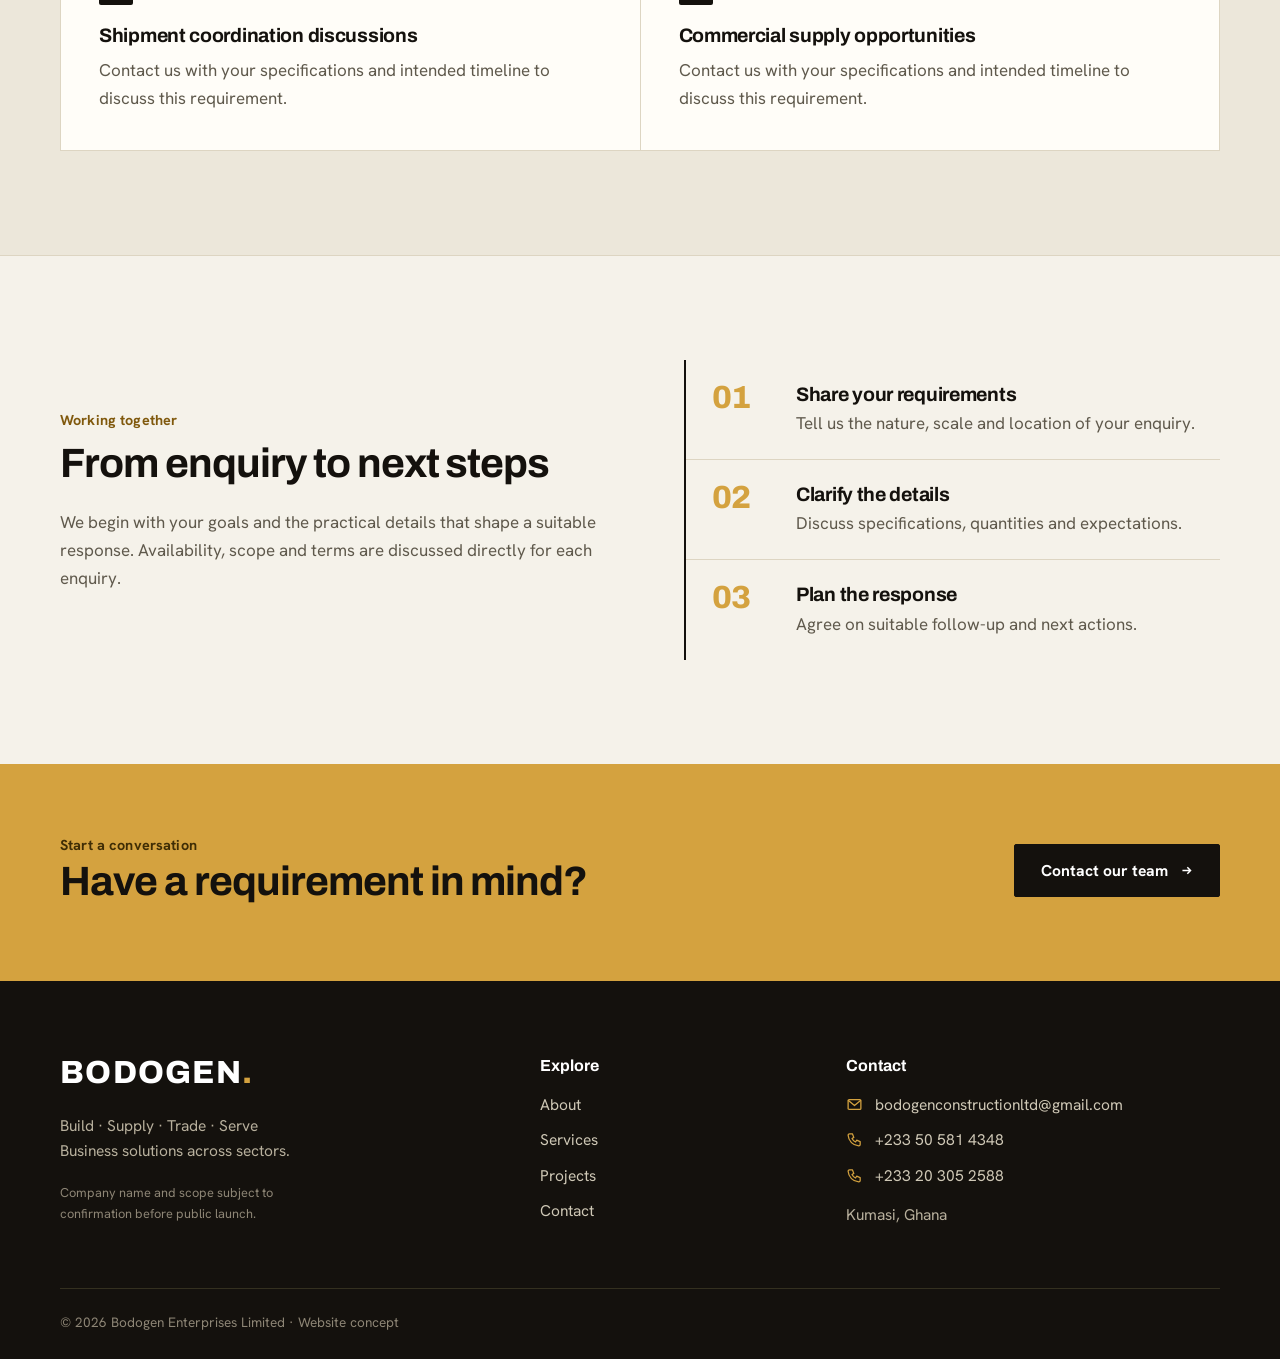
<file: service-import-export.html>
<!doctype html><html lang="en"><head><meta charset="utf-8"><meta name="viewport" content="width=device-width,initial-scale=1"><meta name="theme-color" content="#fffdf8"><link rel="icon" type="image/png" href="assets/favicon.png"><script>document.documentElement.classList.add("js")</script><meta name="description" content="Connecting sourcing opportunities across markets"><title>Import &amp; Export Trading | Bodogen Enterprises Limited</title><link rel="preconnect" href="https://fonts.googleapis.com"><link rel="preconnect" href="https://fonts.gstatic.com" crossorigin><link href="https://fonts.googleapis.com/css2?family=Archivo:wght@500;600;700;800&family=Hanken+Grotesk:wght@400;500;600;700&display=swap" rel="stylesheet"><link rel="stylesheet" href="css/common.css"><link rel="stylesheet" href="css/service-import-export.css"><script src="js/main.js" defer></script></head><body><header class="site-header"><div class="container nav-wrap"><a class="brand" href="index.html"><img src="assets/logo-mark.png" width="776" height="428" alt="Bodogen Enterprises Limited logo"><span>BODOGEN<small>ENTERPRISES LIMITED</small></span></a><button class="menu-toggle" aria-label="Open navigation" aria-expanded="false" aria-controls="primary-nav"><span></span><span></span><span></span></button><nav class="primary-nav" id="primary-nav"><a href="index.html">Home</a><a href="about.html">About</a><div class="nav-dropdown"><button class="dropdown-toggle active" aria-expanded="false" aria-haspopup="true">Services <span class="chev" aria-hidden="true"></span></button><div class="dropdown-menu"><a href="services.html">All services</a><a href="service-construction.html">Construction &amp; Building Services</a><a href="service-trading.html">General Trading &amp; Supplies</a><a href="service-procurement.html">Procurement &amp; Contract Supply Services</a><a href="service-education.html">Educational Supplies &amp; Services</a><a href="service-property.html">Property &amp; Facilities Management Services</a><a href="service-import-export.html">Import &amp; Export Trading</a><a href="service-consultancy.html">Business Consultancy &amp; Commercial Services</a><a href="service-agriculture.html">Farming, Agriculture &amp; Agribusiness</a></div></div><a href="projects.html">Projects</a><a href="contact.html">Contact</a><a class="nav-cta" href="contact.html">Get a quote <i class="arr" aria-hidden="true"></i></a></nav></div></header><main><section class="visual-hero"><img class="hero-art" src="assets/import-export.svg" alt="" width="1000" height="600"><div class="container"><span class="eyebrow">Services / Import &amp; Export Trading</span><h1>Import &amp; Export Trading</h1><p>Connecting sourcing opportunities across markets</p></div></section><section class="section"><div class="container split"><div class="reveal"><span class="eyebrow">Service overview</span><h2>What this service covers</h2><p class="lead">We welcome enquiries about international sourcing, goods trading and import or export arrangements, subject to applicable requirements.</p><p>International transactions require careful attention to specifications, documentation, logistics and relevant regulations.</p><a class="btn" href="contact.html?service=import-export">Enquire about this service <i class="arr" aria-hidden="true"></i></a></div><img class="feature-image" src="assets/import-export.svg" alt="Illustration for Import &amp; Export Trading"></div></section><section class="section muted-section"><div class="container"><span class="eyebrow">Scope of service</span><h2>Areas we can discuss</h2><div class="detail-grid"><article class="detail-item reveal"><span class="check-icon"><svg viewBox="0 0 16 16" fill="none" stroke="currentColor" stroke-width="2.2" stroke-linecap="round" stroke-linejoin="round" aria-hidden="true"><path d="M3 8.5l3.2 3.2L13 4.5"/></svg></span><h3>International product sourcing</h3><p>Contact us with your specifications and intended timeline to discuss this requirement.</p></article><article class="detail-item reveal"><span class="check-icon"><svg viewBox="0 0 16 16" fill="none" stroke="currentColor" stroke-width="2.2" stroke-linecap="round" stroke-linejoin="round" aria-hidden="true"><path d="M3 8.5l3.2 3.2L13 4.5"/></svg></span><h3>Trade enquiries</h3><p>Contact us with your specifications and intended timeline to discuss this requirement.</p></article><article class="detail-item reveal"><span class="check-icon"><svg viewBox="0 0 16 16" fill="none" stroke="currentColor" stroke-width="2.2" stroke-linecap="round" stroke-linejoin="round" aria-hidden="true"><path d="M3 8.5l3.2 3.2L13 4.5"/></svg></span><h3>Shipment coordination discussions</h3><p>Contact us with your specifications and intended timeline to discuss this requirement.</p></article><article class="detail-item reveal"><span class="check-icon"><svg viewBox="0 0 16 16" fill="none" stroke="currentColor" stroke-width="2.2" stroke-linecap="round" stroke-linejoin="round" aria-hidden="true"><path d="M3 8.5l3.2 3.2L13 4.5"/></svg></span><h3>Commercial supply opportunities</h3><p>Contact us with your specifications and intended timeline to discuss this requirement.</p></article></div></div></section><section class="section"><div class="container split"><div><span class="eyebrow">Working together</span><h2>From enquiry to next steps</h2><p>We begin with your goals and the practical details that shape a suitable response. Availability, scope and terms are discussed directly for each enquiry.</p></div><div class="steps vertical"><article><b>01</b><h3>Share your requirements</h3><p>Tell us the nature, scale and location of your enquiry.</p></article><article><b>02</b><h3>Clarify the details</h3><p>Discuss specifications, quantities and expectations.</p></article><article><b>03</b><h3>Plan the response</h3><p>Agree on suitable follow-up and next actions.</p></article></div></div></section><section class="cta-band"><div class="container"><div><span class="eyebrow">Start a conversation</span><h2>Have a requirement in mind?</h2></div><a class="btn btn-dark" href="contact.html">Contact our team <i class="arr" aria-hidden="true"></i></a></div></section></main><footer class="site-footer"><div class="container footer-grid"><div><a class="footer-brand" href="index.html">BODOGEN<span>.</span></a><p>Build · Supply · Trade · Serve<br>Business solutions across sectors.</p><p class="small-note">Company name and scope subject to confirmation before public launch.</p></div><div><h4>Explore</h4><a href="about.html">About</a><a href="services.html">Services</a><a href="projects.html">Projects</a><a href="contact.html">Contact</a></div><div><h4>Contact</h4><a href="mailto:bodogenconstructionltd@gmail.com"><svg viewBox="0 0 24 24" fill="none" stroke="currentColor" stroke-width="1.8" stroke-linecap="round" stroke-linejoin="round" aria-hidden="true"><rect x="3" y="5" width="18" height="14" rx="1.5"/><path d="M3.5 6.5l8.5 7 8.5-7"/></svg>bodogenconstructionltd@gmail.com</a><a href="tel:+233505814348"><svg viewBox="0 0 24 24" fill="none" stroke="currentColor" stroke-width="1.8" stroke-linecap="round" stroke-linejoin="round" aria-hidden="true"><path d="M5 4h4l2 5-2.5 1.5a11 11 0 0 0 5 5L15 13l5 2v4a2 2 0 0 1-2 2A16 16 0 0 1 3 6a2 2 0 0 1 2-2z"/></svg>+233 50 581 4348</a><a href="tel:+233203052588"><svg viewBox="0 0 24 24" fill="none" stroke="currentColor" stroke-width="1.8" stroke-linecap="round" stroke-linejoin="round" aria-hidden="true"><path d="M5 4h4l2 5-2.5 1.5a11 11 0 0 0 5 5L15 13l5 2v4a2 2 0 0 1-2 2A16 16 0 0 1 3 6a2 2 0 0 1 2-2z"/></svg>+233 20 305 2588</a><p>Kumasi, Ghana</p></div></div><div class="container footer-bottom"><p>© <span id="year"></span> Bodogen Enterprises Limited · Website concept</p></div></footer></body></html>
</file>
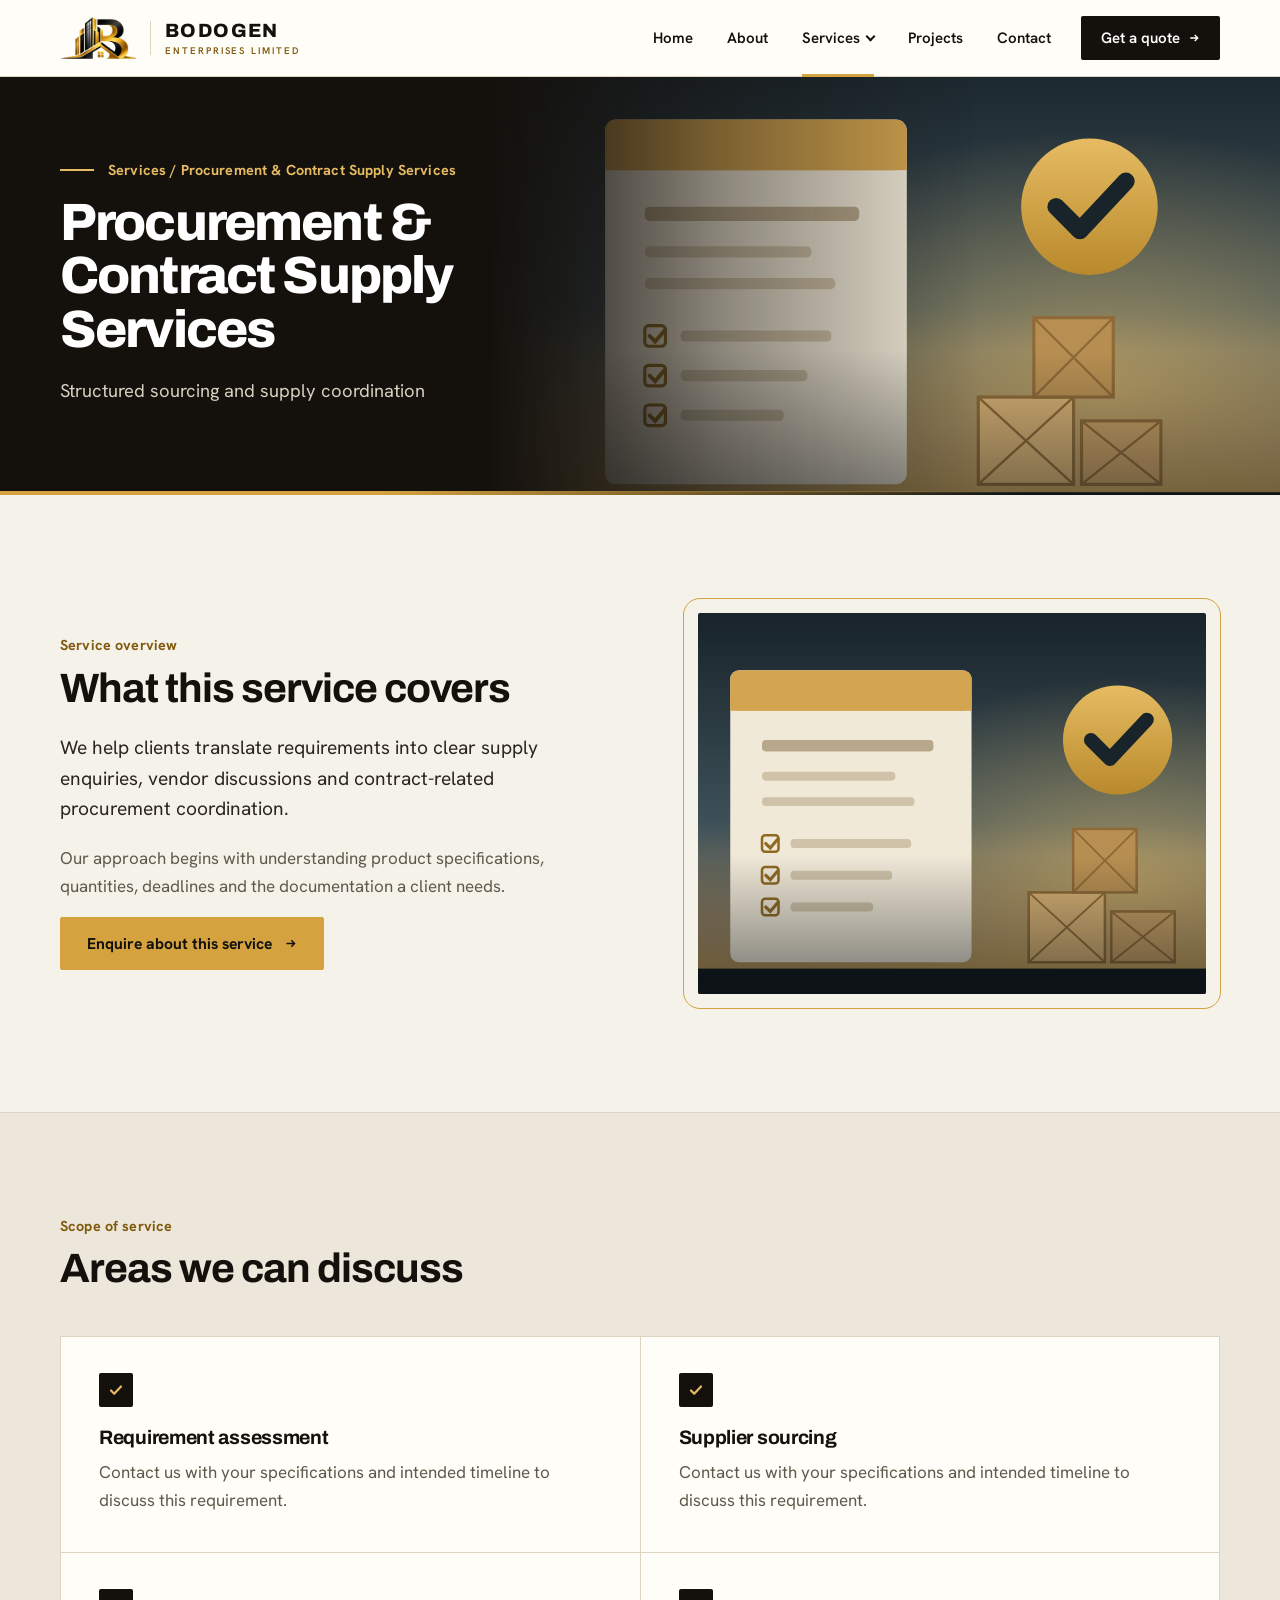
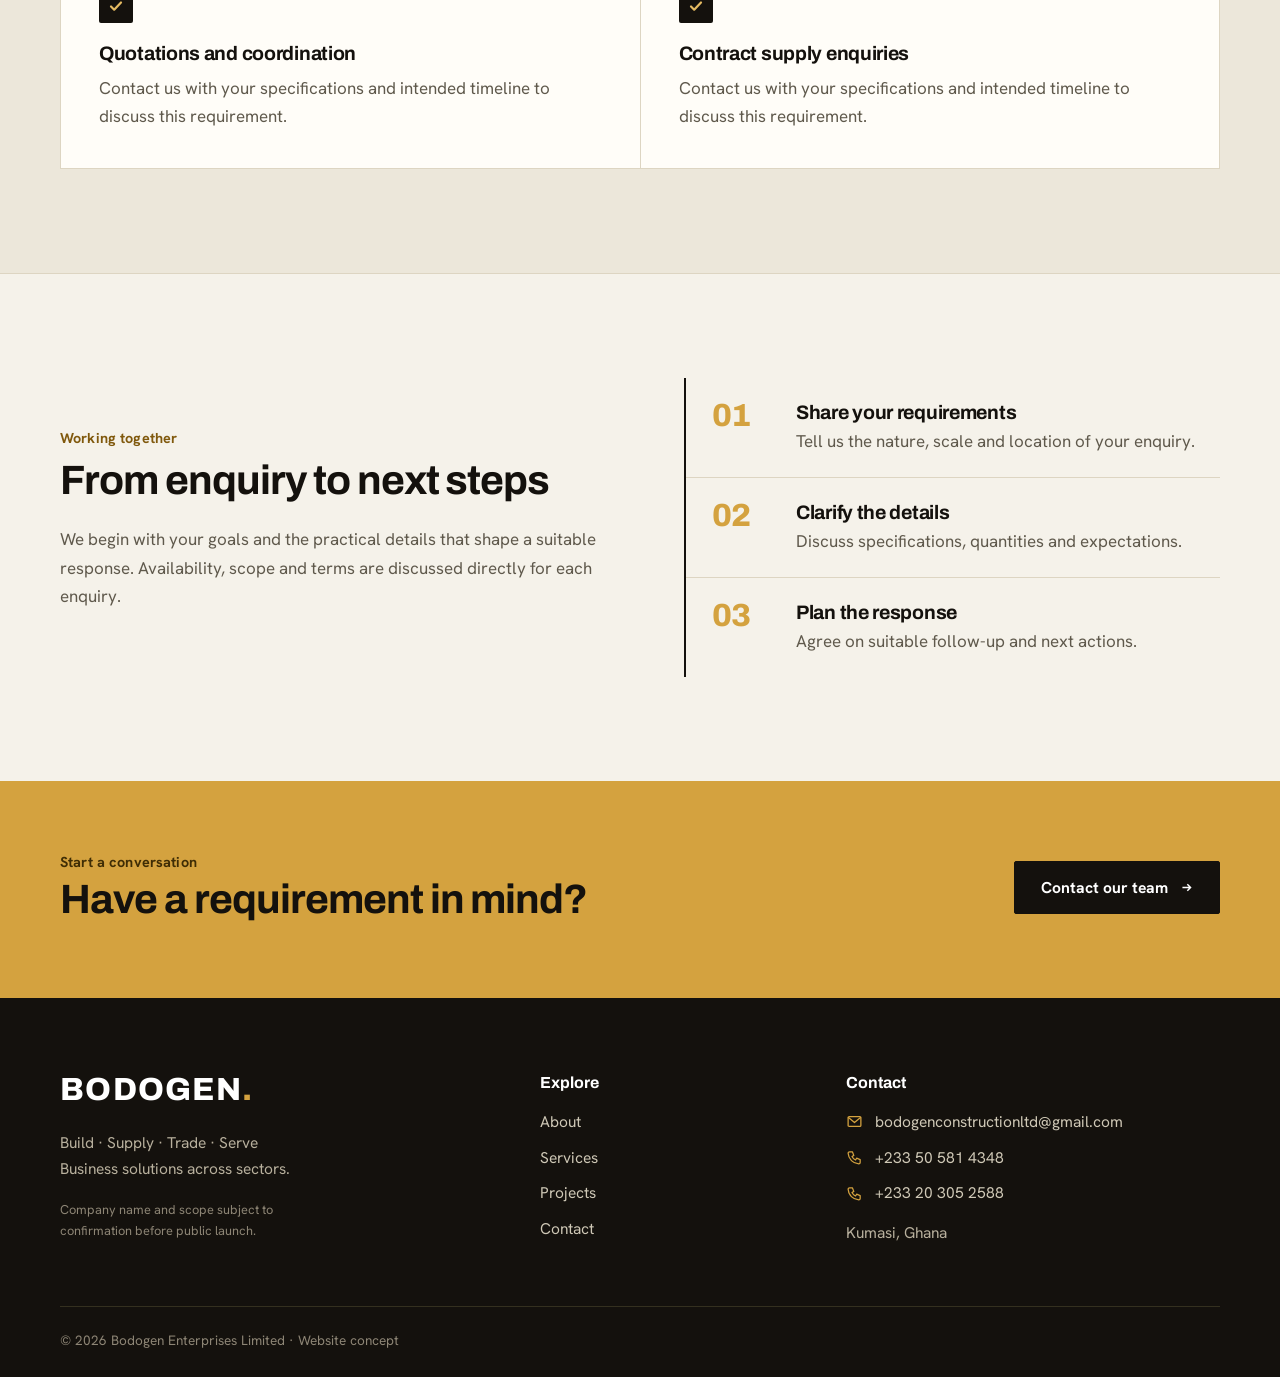
<file: service-procurement.html>
<!doctype html><html lang="en"><head><meta charset="utf-8"><meta name="viewport" content="width=device-width,initial-scale=1"><meta name="theme-color" content="#fffdf8"><link rel="icon" type="image/png" href="assets/favicon.png"><script>document.documentElement.classList.add("js")</script><meta name="description" content="Structured sourcing and supply coordination"><title>Procurement &amp; Contract Supply Services | Bodogen Enterprises Limited</title><link rel="preconnect" href="https://fonts.googleapis.com"><link rel="preconnect" href="https://fonts.gstatic.com" crossorigin><link href="https://fonts.googleapis.com/css2?family=Archivo:wght@500;600;700;800&family=Hanken+Grotesk:wght@400;500;600;700&display=swap" rel="stylesheet"><link rel="stylesheet" href="css/common.css"><link rel="stylesheet" href="css/service-procurement.css"><script src="js/main.js" defer></script></head><body><header class="site-header"><div class="container nav-wrap"><a class="brand" href="index.html"><img src="assets/logo-mark.png" width="776" height="428" alt="Bodogen Enterprises Limited logo"><span>BODOGEN<small>ENTERPRISES LIMITED</small></span></a><button class="menu-toggle" aria-label="Open navigation" aria-expanded="false" aria-controls="primary-nav"><span></span><span></span><span></span></button><nav class="primary-nav" id="primary-nav"><a href="index.html">Home</a><a href="about.html">About</a><div class="nav-dropdown"><button class="dropdown-toggle active" aria-expanded="false" aria-haspopup="true">Services <span class="chev" aria-hidden="true"></span></button><div class="dropdown-menu"><a href="services.html">All services</a><a href="service-construction.html">Construction &amp; Building Services</a><a href="service-trading.html">General Trading &amp; Supplies</a><a href="service-procurement.html">Procurement &amp; Contract Supply Services</a><a href="service-education.html">Educational Supplies &amp; Services</a><a href="service-property.html">Property &amp; Facilities Management Services</a><a href="service-import-export.html">Import &amp; Export Trading</a><a href="service-consultancy.html">Business Consultancy &amp; Commercial Services</a><a href="service-agriculture.html">Farming, Agriculture &amp; Agribusiness</a></div></div><a href="projects.html">Projects</a><a href="contact.html">Contact</a><a class="nav-cta" href="contact.html">Get a quote <i class="arr" aria-hidden="true"></i></a></nav></div></header><main><section class="visual-hero"><img class="hero-art" src="assets/procurement.svg" alt="" width="1000" height="600"><div class="container"><span class="eyebrow">Services / Procurement &amp; Contract Supply Services</span><h1>Procurement &amp; Contract Supply Services</h1><p>Structured sourcing and supply coordination</p></div></section><section class="section"><div class="container split"><div class="reveal"><span class="eyebrow">Service overview</span><h2>What this service covers</h2><p class="lead">We help clients translate requirements into clear supply enquiries, vendor discussions and contract-related procurement coordination.</p><p>Our approach begins with understanding product specifications, quantities, deadlines and the documentation a client needs.</p><a class="btn" href="contact.html?service=procurement">Enquire about this service <i class="arr" aria-hidden="true"></i></a></div><img class="feature-image" src="assets/procurement.svg" alt="Illustration for Procurement &amp; Contract Supply Services"></div></section><section class="section muted-section"><div class="container"><span class="eyebrow">Scope of service</span><h2>Areas we can discuss</h2><div class="detail-grid"><article class="detail-item reveal"><span class="check-icon"><svg viewBox="0 0 16 16" fill="none" stroke="currentColor" stroke-width="2.2" stroke-linecap="round" stroke-linejoin="round" aria-hidden="true"><path d="M3 8.5l3.2 3.2L13 4.5"/></svg></span><h3>Requirement assessment</h3><p>Contact us with your specifications and intended timeline to discuss this requirement.</p></article><article class="detail-item reveal"><span class="check-icon"><svg viewBox="0 0 16 16" fill="none" stroke="currentColor" stroke-width="2.2" stroke-linecap="round" stroke-linejoin="round" aria-hidden="true"><path d="M3 8.5l3.2 3.2L13 4.5"/></svg></span><h3>Supplier sourcing</h3><p>Contact us with your specifications and intended timeline to discuss this requirement.</p></article><article class="detail-item reveal"><span class="check-icon"><svg viewBox="0 0 16 16" fill="none" stroke="currentColor" stroke-width="2.2" stroke-linecap="round" stroke-linejoin="round" aria-hidden="true"><path d="M3 8.5l3.2 3.2L13 4.5"/></svg></span><h3>Quotations and coordination</h3><p>Contact us with your specifications and intended timeline to discuss this requirement.</p></article><article class="detail-item reveal"><span class="check-icon"><svg viewBox="0 0 16 16" fill="none" stroke="currentColor" stroke-width="2.2" stroke-linecap="round" stroke-linejoin="round" aria-hidden="true"><path d="M3 8.5l3.2 3.2L13 4.5"/></svg></span><h3>Contract supply enquiries</h3><p>Contact us with your specifications and intended timeline to discuss this requirement.</p></article></div></div></section><section class="section"><div class="container split"><div><span class="eyebrow">Working together</span><h2>From enquiry to next steps</h2><p>We begin with your goals and the practical details that shape a suitable response. Availability, scope and terms are discussed directly for each enquiry.</p></div><div class="steps vertical"><article><b>01</b><h3>Share your requirements</h3><p>Tell us the nature, scale and location of your enquiry.</p></article><article><b>02</b><h3>Clarify the details</h3><p>Discuss specifications, quantities and expectations.</p></article><article><b>03</b><h3>Plan the response</h3><p>Agree on suitable follow-up and next actions.</p></article></div></div></section><section class="cta-band"><div class="container"><div><span class="eyebrow">Start a conversation</span><h2>Have a requirement in mind?</h2></div><a class="btn btn-dark" href="contact.html">Contact our team <i class="arr" aria-hidden="true"></i></a></div></section></main><footer class="site-footer"><div class="container footer-grid"><div><a class="footer-brand" href="index.html">BODOGEN<span>.</span></a><p>Build · Supply · Trade · Serve<br>Business solutions across sectors.</p><p class="small-note">Company name and scope subject to confirmation before public launch.</p></div><div><h4>Explore</h4><a href="about.html">About</a><a href="services.html">Services</a><a href="projects.html">Projects</a><a href="contact.html">Contact</a></div><div><h4>Contact</h4><a href="mailto:bodogenconstructionltd@gmail.com"><svg viewBox="0 0 24 24" fill="none" stroke="currentColor" stroke-width="1.8" stroke-linecap="round" stroke-linejoin="round" aria-hidden="true"><rect x="3" y="5" width="18" height="14" rx="1.5"/><path d="M3.5 6.5l8.5 7 8.5-7"/></svg>bodogenconstructionltd@gmail.com</a><a href="tel:+233505814348"><svg viewBox="0 0 24 24" fill="none" stroke="currentColor" stroke-width="1.8" stroke-linecap="round" stroke-linejoin="round" aria-hidden="true"><path d="M5 4h4l2 5-2.5 1.5a11 11 0 0 0 5 5L15 13l5 2v4a2 2 0 0 1-2 2A16 16 0 0 1 3 6a2 2 0 0 1 2-2z"/></svg>+233 50 581 4348</a><a href="tel:+233203052588"><svg viewBox="0 0 24 24" fill="none" stroke="currentColor" stroke-width="1.8" stroke-linecap="round" stroke-linejoin="round" aria-hidden="true"><path d="M5 4h4l2 5-2.5 1.5a11 11 0 0 0 5 5L15 13l5 2v4a2 2 0 0 1-2 2A16 16 0 0 1 3 6a2 2 0 0 1 2-2z"/></svg>+233 20 305 2588</a><p>Kumasi, Ghana</p></div></div><div class="container footer-bottom"><p>© <span id="year"></span> Bodogen Enterprises Limited · Website concept</p></div></footer></body></html>
</file>
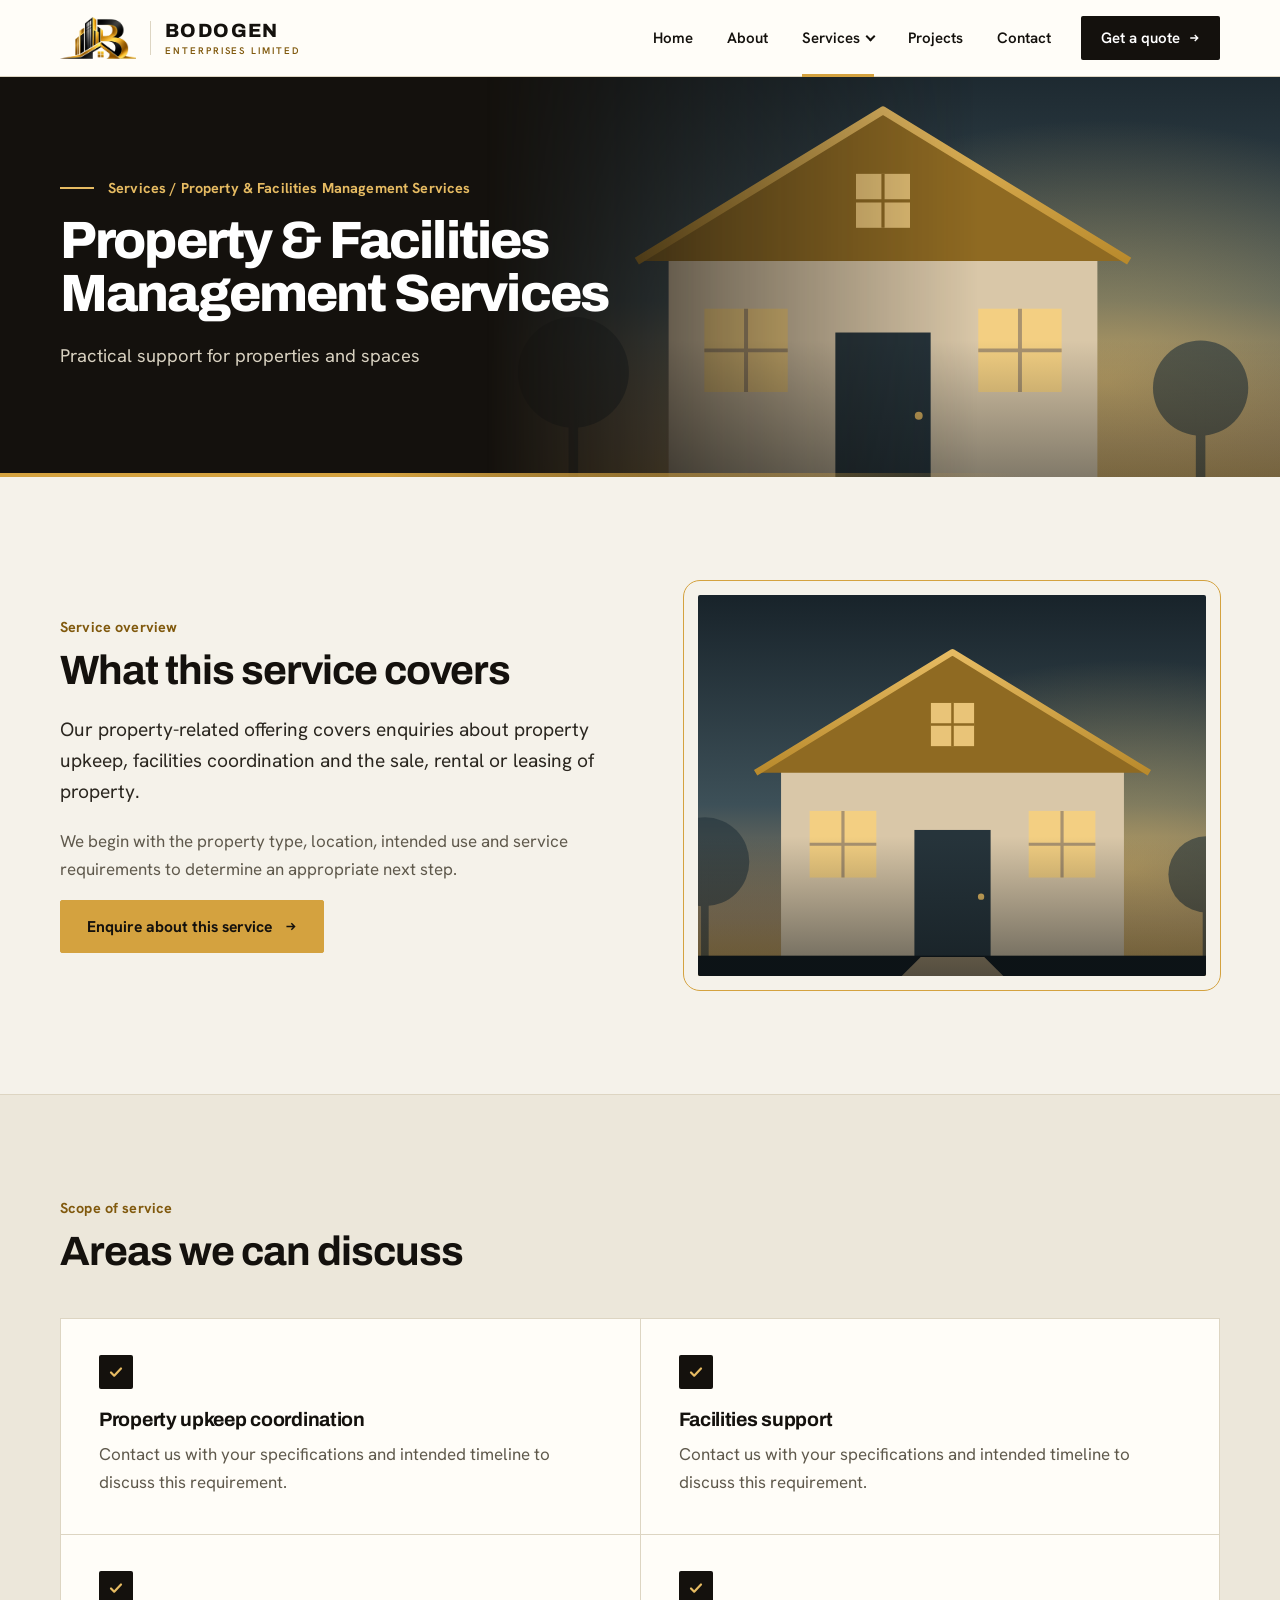
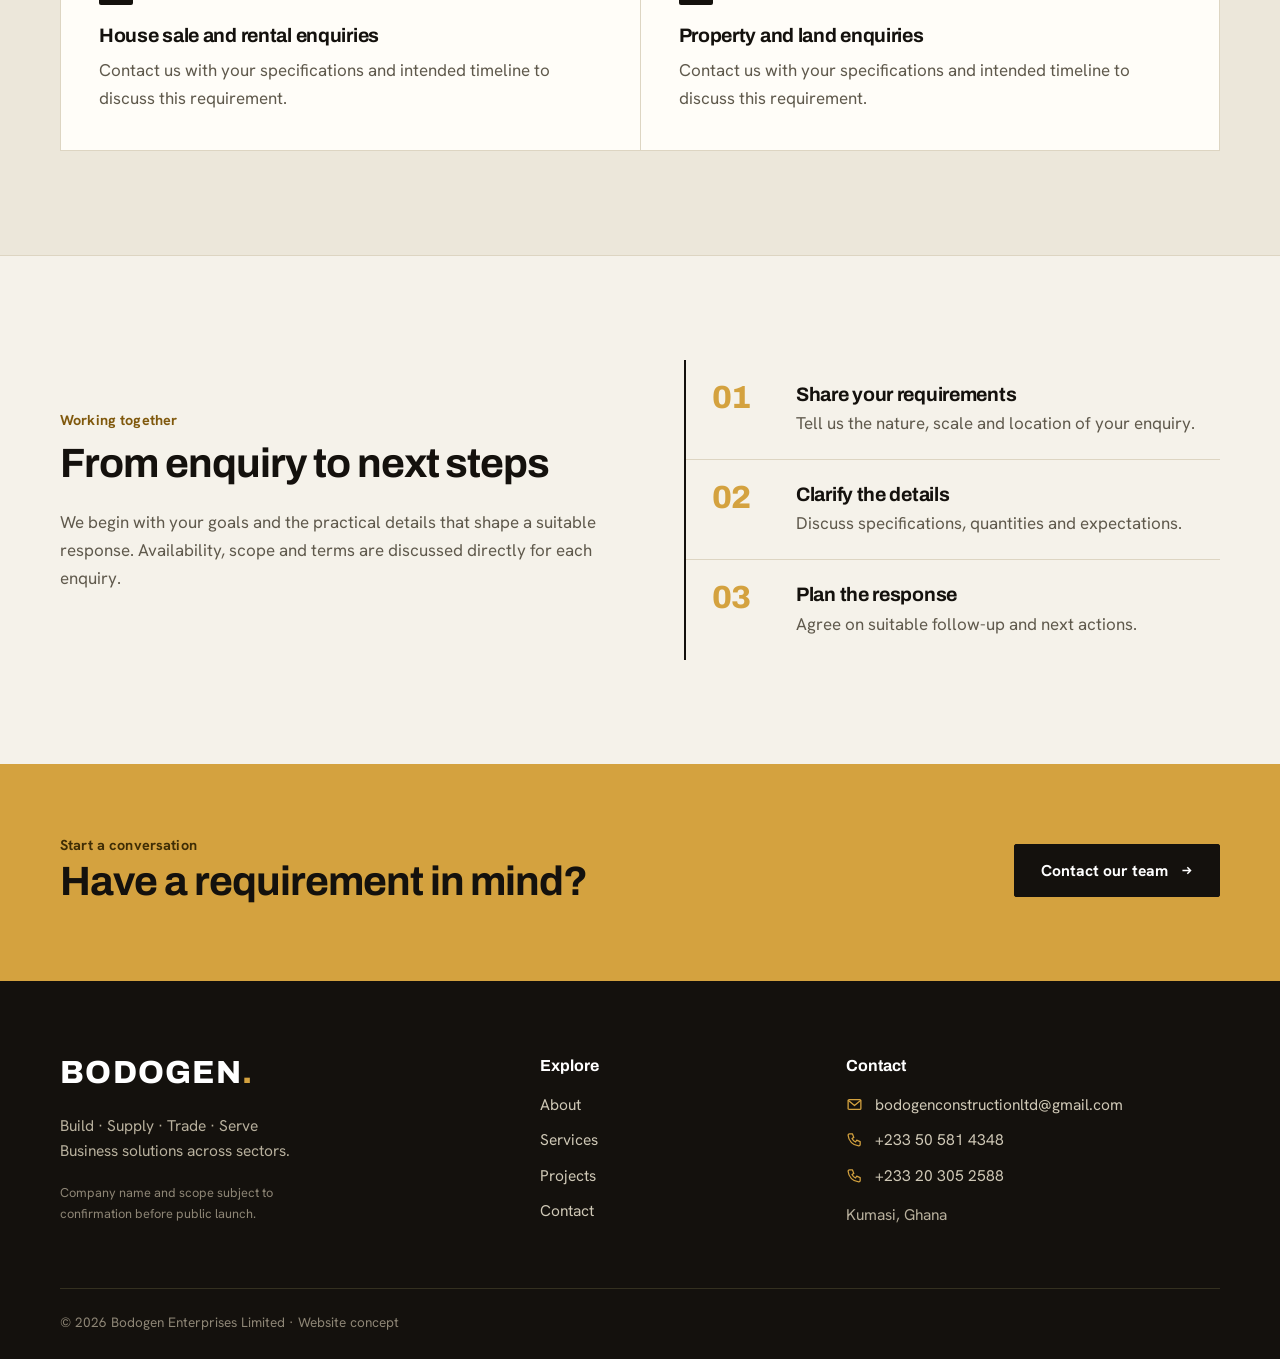
<file: service-property.html>
<!doctype html><html lang="en"><head><meta charset="utf-8"><meta name="viewport" content="width=device-width,initial-scale=1"><meta name="theme-color" content="#fffdf8"><link rel="icon" type="image/png" href="assets/favicon.png"><script>document.documentElement.classList.add("js")</script><meta name="description" content="Practical support for properties and spaces"><title>Property &amp; Facilities Management Services | Bodogen Enterprises Limited</title><link rel="preconnect" href="https://fonts.googleapis.com"><link rel="preconnect" href="https://fonts.gstatic.com" crossorigin><link href="https://fonts.googleapis.com/css2?family=Archivo:wght@500;600;700;800&family=Hanken+Grotesk:wght@400;500;600;700&display=swap" rel="stylesheet"><link rel="stylesheet" href="css/common.css"><link rel="stylesheet" href="css/service-property.css"><script src="js/main.js" defer></script></head><body><header class="site-header"><div class="container nav-wrap"><a class="brand" href="index.html"><img src="assets/logo-mark.png" width="776" height="428" alt="Bodogen Enterprises Limited logo"><span>BODOGEN<small>ENTERPRISES LIMITED</small></span></a><button class="menu-toggle" aria-label="Open navigation" aria-expanded="false" aria-controls="primary-nav"><span></span><span></span><span></span></button><nav class="primary-nav" id="primary-nav"><a href="index.html">Home</a><a href="about.html">About</a><div class="nav-dropdown"><button class="dropdown-toggle active" aria-expanded="false" aria-haspopup="true">Services <span class="chev" aria-hidden="true"></span></button><div class="dropdown-menu"><a href="services.html">All services</a><a href="service-construction.html">Construction &amp; Building Services</a><a href="service-trading.html">General Trading &amp; Supplies</a><a href="service-procurement.html">Procurement &amp; Contract Supply Services</a><a href="service-education.html">Educational Supplies &amp; Services</a><a href="service-property.html">Property &amp; Facilities Management Services</a><a href="service-import-export.html">Import &amp; Export Trading</a><a href="service-consultancy.html">Business Consultancy &amp; Commercial Services</a><a href="service-agriculture.html">Farming, Agriculture &amp; Agribusiness</a></div></div><a href="projects.html">Projects</a><a href="contact.html">Contact</a><a class="nav-cta" href="contact.html">Get a quote <i class="arr" aria-hidden="true"></i></a></nav></div></header><main><section class="visual-hero"><img class="hero-art" src="assets/property.svg" alt="" width="1000" height="600"><div class="container"><span class="eyebrow">Services / Property &amp; Facilities Management Services</span><h1>Property &amp; Facilities Management Services</h1><p>Practical support for properties and spaces</p></div></section><section class="section"><div class="container split"><div class="reveal"><span class="eyebrow">Service overview</span><h2>What this service covers</h2><p class="lead">Our property-related offering covers enquiries about property upkeep, facilities coordination and the sale, rental or leasing of property.</p><p>We begin with the property type, location, intended use and service requirements to determine an appropriate next step.</p><a class="btn" href="contact.html?service=property">Enquire about this service <i class="arr" aria-hidden="true"></i></a></div><img class="feature-image" src="assets/property.svg" alt="Illustration for Property &amp; Facilities Management Services"></div></section><section class="section muted-section"><div class="container"><span class="eyebrow">Scope of service</span><h2>Areas we can discuss</h2><div class="detail-grid"><article class="detail-item reveal"><span class="check-icon"><svg viewBox="0 0 16 16" fill="none" stroke="currentColor" stroke-width="2.2" stroke-linecap="round" stroke-linejoin="round" aria-hidden="true"><path d="M3 8.5l3.2 3.2L13 4.5"/></svg></span><h3>Property upkeep coordination</h3><p>Contact us with your specifications and intended timeline to discuss this requirement.</p></article><article class="detail-item reveal"><span class="check-icon"><svg viewBox="0 0 16 16" fill="none" stroke="currentColor" stroke-width="2.2" stroke-linecap="round" stroke-linejoin="round" aria-hidden="true"><path d="M3 8.5l3.2 3.2L13 4.5"/></svg></span><h3>Facilities support</h3><p>Contact us with your specifications and intended timeline to discuss this requirement.</p></article><article class="detail-item reveal"><span class="check-icon"><svg viewBox="0 0 16 16" fill="none" stroke="currentColor" stroke-width="2.2" stroke-linecap="round" stroke-linejoin="round" aria-hidden="true"><path d="M3 8.5l3.2 3.2L13 4.5"/></svg></span><h3>House sale and rental enquiries</h3><p>Contact us with your specifications and intended timeline to discuss this requirement.</p></article><article class="detail-item reveal"><span class="check-icon"><svg viewBox="0 0 16 16" fill="none" stroke="currentColor" stroke-width="2.2" stroke-linecap="round" stroke-linejoin="round" aria-hidden="true"><path d="M3 8.5l3.2 3.2L13 4.5"/></svg></span><h3>Property and land enquiries</h3><p>Contact us with your specifications and intended timeline to discuss this requirement.</p></article></div></div></section><section class="section"><div class="container split"><div><span class="eyebrow">Working together</span><h2>From enquiry to next steps</h2><p>We begin with your goals and the practical details that shape a suitable response. Availability, scope and terms are discussed directly for each enquiry.</p></div><div class="steps vertical"><article><b>01</b><h3>Share your requirements</h3><p>Tell us the nature, scale and location of your enquiry.</p></article><article><b>02</b><h3>Clarify the details</h3><p>Discuss specifications, quantities and expectations.</p></article><article><b>03</b><h3>Plan the response</h3><p>Agree on suitable follow-up and next actions.</p></article></div></div></section><section class="cta-band"><div class="container"><div><span class="eyebrow">Start a conversation</span><h2>Have a requirement in mind?</h2></div><a class="btn btn-dark" href="contact.html">Contact our team <i class="arr" aria-hidden="true"></i></a></div></section></main><footer class="site-footer"><div class="container footer-grid"><div><a class="footer-brand" href="index.html">BODOGEN<span>.</span></a><p>Build · Supply · Trade · Serve<br>Business solutions across sectors.</p><p class="small-note">Company name and scope subject to confirmation before public launch.</p></div><div><h4>Explore</h4><a href="about.html">About</a><a href="services.html">Services</a><a href="projects.html">Projects</a><a href="contact.html">Contact</a></div><div><h4>Contact</h4><a href="mailto:bodogenconstructionltd@gmail.com"><svg viewBox="0 0 24 24" fill="none" stroke="currentColor" stroke-width="1.8" stroke-linecap="round" stroke-linejoin="round" aria-hidden="true"><rect x="3" y="5" width="18" height="14" rx="1.5"/><path d="M3.5 6.5l8.5 7 8.5-7"/></svg>bodogenconstructionltd@gmail.com</a><a href="tel:+233505814348"><svg viewBox="0 0 24 24" fill="none" stroke="currentColor" stroke-width="1.8" stroke-linecap="round" stroke-linejoin="round" aria-hidden="true"><path d="M5 4h4l2 5-2.5 1.5a11 11 0 0 0 5 5L15 13l5 2v4a2 2 0 0 1-2 2A16 16 0 0 1 3 6a2 2 0 0 1 2-2z"/></svg>+233 50 581 4348</a><a href="tel:+233203052588"><svg viewBox="0 0 24 24" fill="none" stroke="currentColor" stroke-width="1.8" stroke-linecap="round" stroke-linejoin="round" aria-hidden="true"><path d="M5 4h4l2 5-2.5 1.5a11 11 0 0 0 5 5L15 13l5 2v4a2 2 0 0 1-2 2A16 16 0 0 1 3 6a2 2 0 0 1 2-2z"/></svg>+233 20 305 2588</a><p>Kumasi, Ghana</p></div></div><div class="container footer-bottom"><p>© <span id="year"></span> Bodogen Enterprises Limited · Website concept</p></div></footer></body></html>
</file>
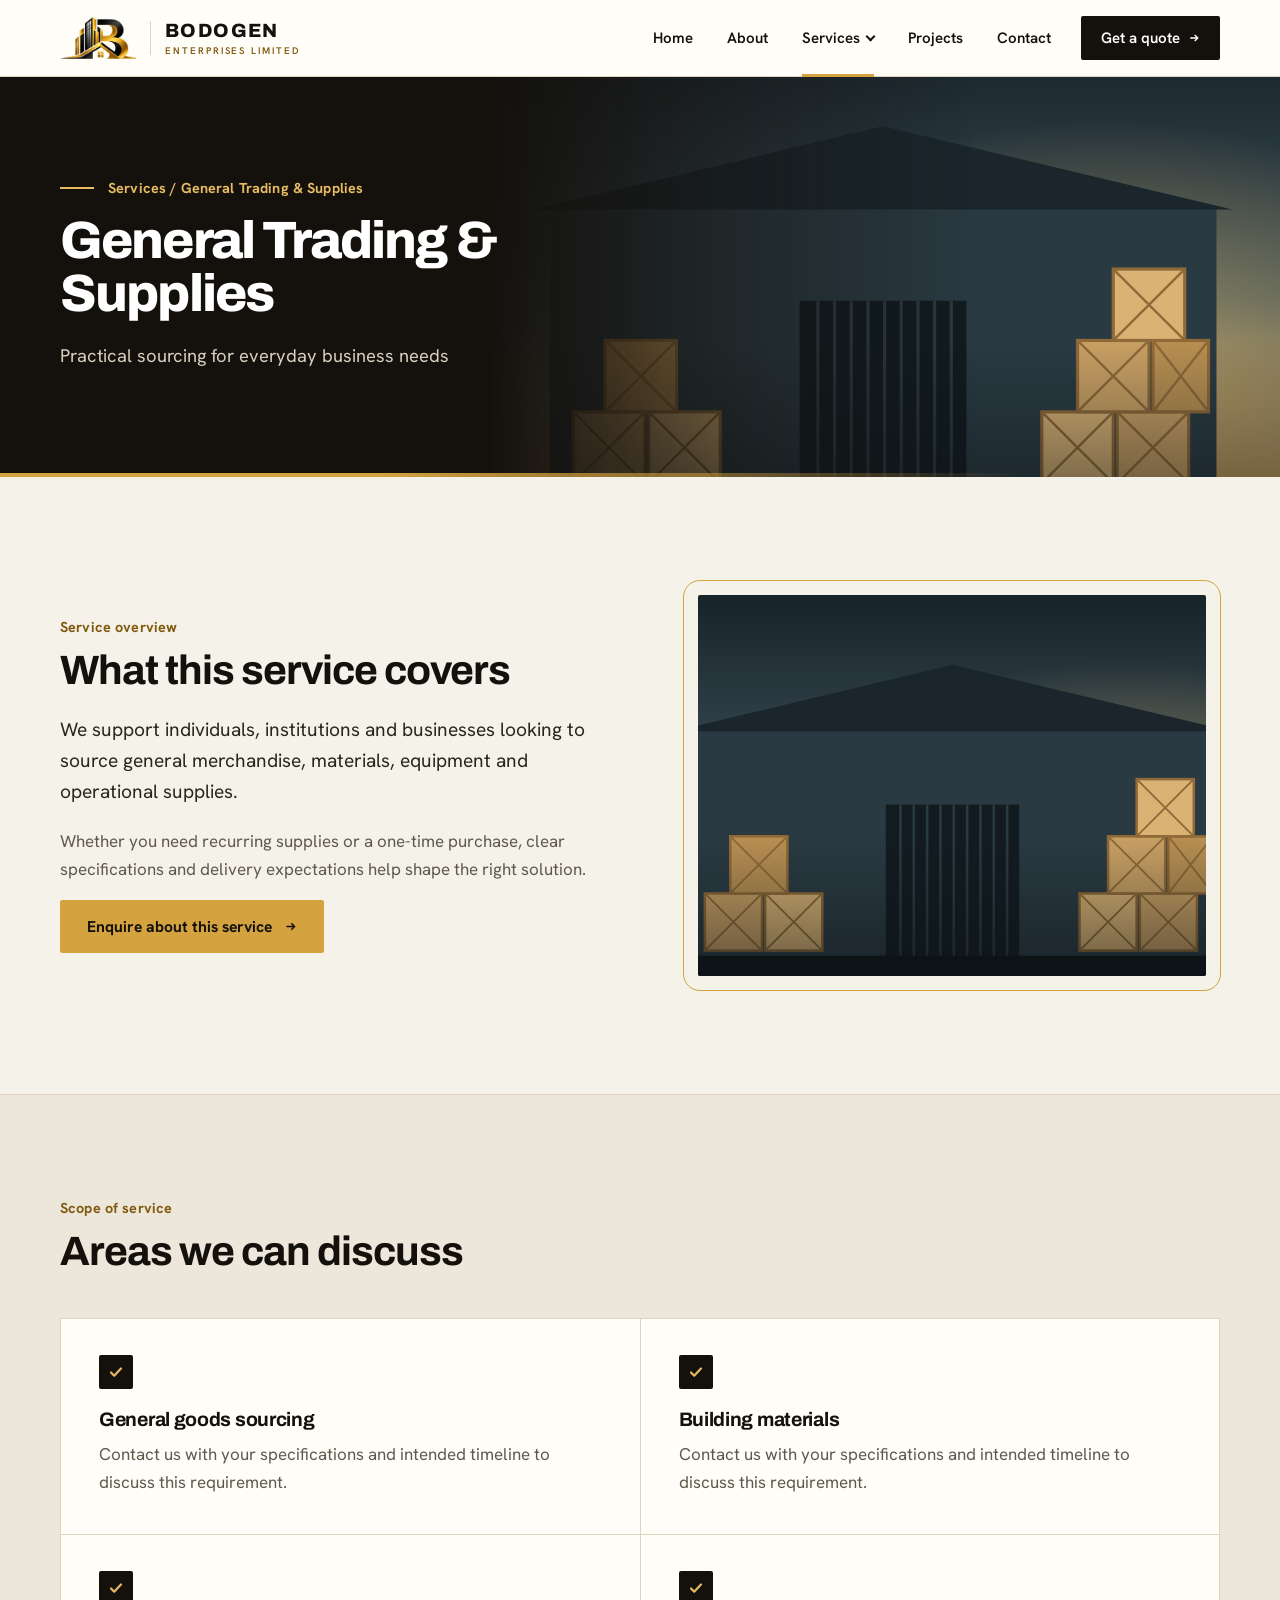
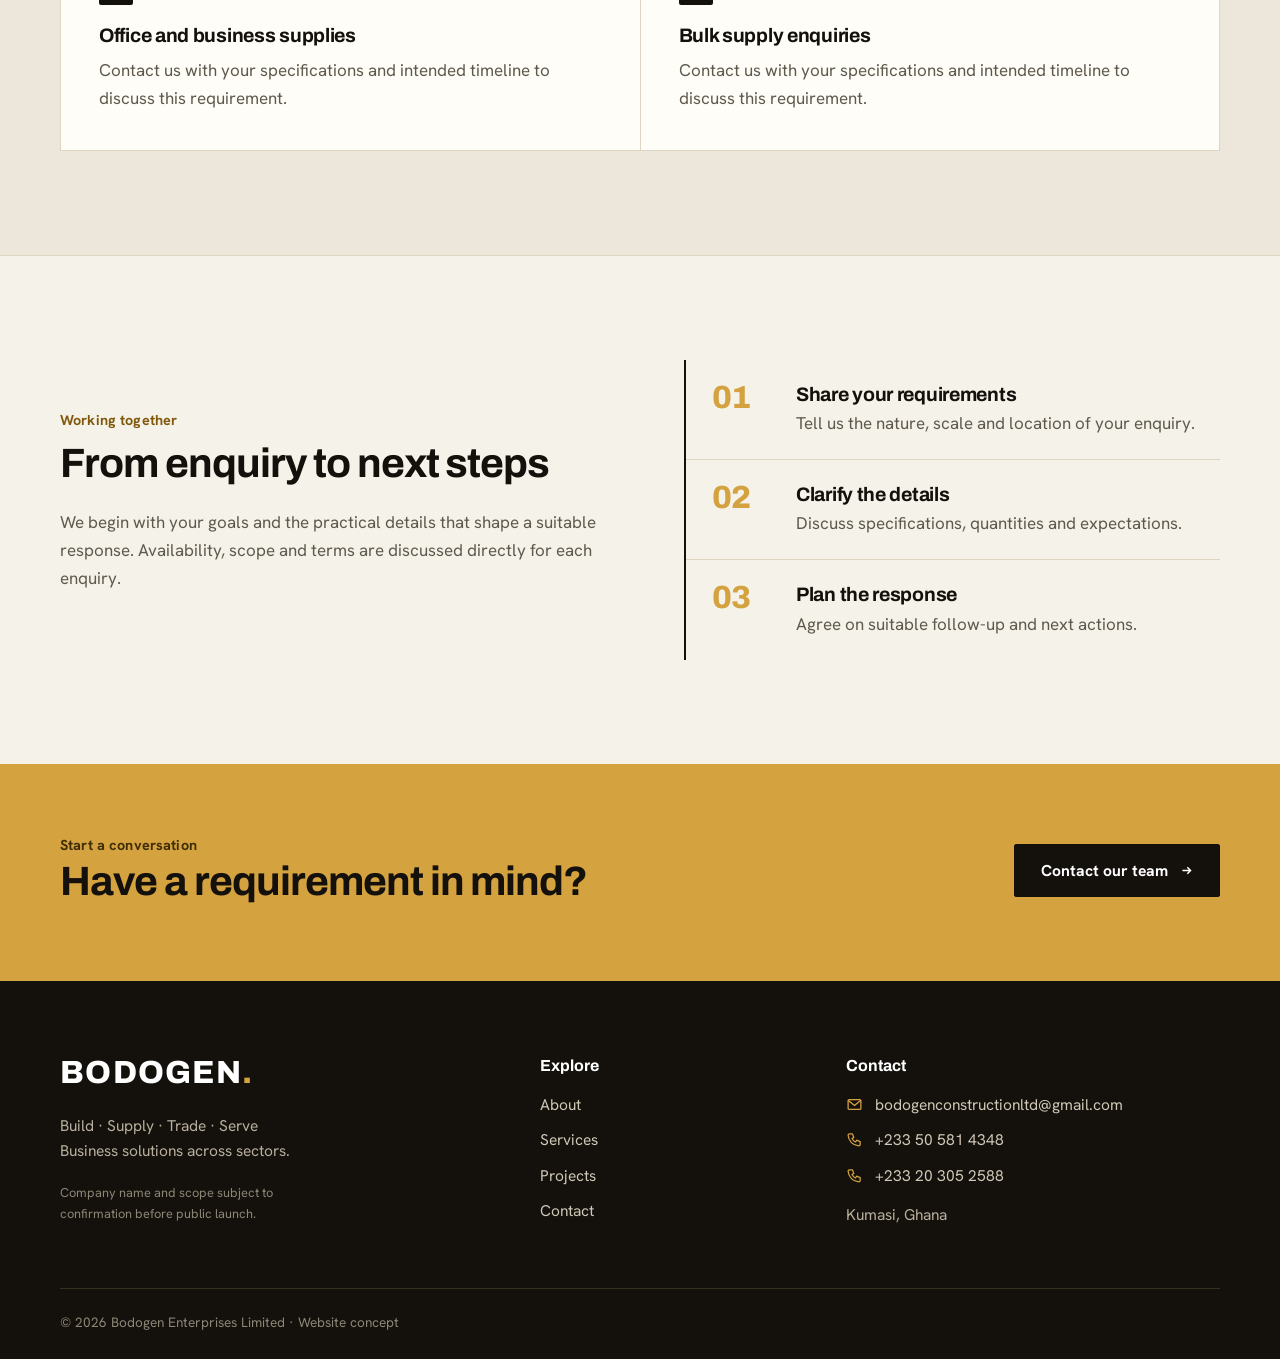
<file: service-trading.html>
<!doctype html><html lang="en"><head><meta charset="utf-8"><meta name="viewport" content="width=device-width,initial-scale=1"><meta name="theme-color" content="#fffdf8"><link rel="icon" type="image/png" href="assets/favicon.png"><script>document.documentElement.classList.add("js")</script><meta name="description" content="Practical sourcing for everyday business needs"><title>General Trading &amp; Supplies | Bodogen Enterprises Limited</title><link rel="preconnect" href="https://fonts.googleapis.com"><link rel="preconnect" href="https://fonts.gstatic.com" crossorigin><link href="https://fonts.googleapis.com/css2?family=Archivo:wght@500;600;700;800&family=Hanken+Grotesk:wght@400;500;600;700&display=swap" rel="stylesheet"><link rel="stylesheet" href="css/common.css"><link rel="stylesheet" href="css/service-trading.css"><script src="js/main.js" defer></script></head><body><header class="site-header"><div class="container nav-wrap"><a class="brand" href="index.html"><img src="assets/logo-mark.png" width="776" height="428" alt="Bodogen Enterprises Limited logo"><span>BODOGEN<small>ENTERPRISES LIMITED</small></span></a><button class="menu-toggle" aria-label="Open navigation" aria-expanded="false" aria-controls="primary-nav"><span></span><span></span><span></span></button><nav class="primary-nav" id="primary-nav"><a href="index.html">Home</a><a href="about.html">About</a><div class="nav-dropdown"><button class="dropdown-toggle active" aria-expanded="false" aria-haspopup="true">Services <span class="chev" aria-hidden="true"></span></button><div class="dropdown-menu"><a href="services.html">All services</a><a href="service-construction.html">Construction &amp; Building Services</a><a href="service-trading.html">General Trading &amp; Supplies</a><a href="service-procurement.html">Procurement &amp; Contract Supply Services</a><a href="service-education.html">Educational Supplies &amp; Services</a><a href="service-property.html">Property &amp; Facilities Management Services</a><a href="service-import-export.html">Import &amp; Export Trading</a><a href="service-consultancy.html">Business Consultancy &amp; Commercial Services</a><a href="service-agriculture.html">Farming, Agriculture &amp; Agribusiness</a></div></div><a href="projects.html">Projects</a><a href="contact.html">Contact</a><a class="nav-cta" href="contact.html">Get a quote <i class="arr" aria-hidden="true"></i></a></nav></div></header><main><section class="visual-hero"><img class="hero-art" src="assets/trading.svg" alt="" width="1000" height="600"><div class="container"><span class="eyebrow">Services / General Trading &amp; Supplies</span><h1>General Trading &amp; Supplies</h1><p>Practical sourcing for everyday business needs</p></div></section><section class="section"><div class="container split"><div class="reveal"><span class="eyebrow">Service overview</span><h2>What this service covers</h2><p class="lead">We support individuals, institutions and businesses looking to source general merchandise, materials, equipment and operational supplies.</p><p>Whether you need recurring supplies or a one-time purchase, clear specifications and delivery expectations help shape the right solution.</p><a class="btn" href="contact.html?service=trading">Enquire about this service <i class="arr" aria-hidden="true"></i></a></div><img class="feature-image" src="assets/trading.svg" alt="Illustration for General Trading &amp; Supplies"></div></section><section class="section muted-section"><div class="container"><span class="eyebrow">Scope of service</span><h2>Areas we can discuss</h2><div class="detail-grid"><article class="detail-item reveal"><span class="check-icon"><svg viewBox="0 0 16 16" fill="none" stroke="currentColor" stroke-width="2.2" stroke-linecap="round" stroke-linejoin="round" aria-hidden="true"><path d="M3 8.5l3.2 3.2L13 4.5"/></svg></span><h3>General goods sourcing</h3><p>Contact us with your specifications and intended timeline to discuss this requirement.</p></article><article class="detail-item reveal"><span class="check-icon"><svg viewBox="0 0 16 16" fill="none" stroke="currentColor" stroke-width="2.2" stroke-linecap="round" stroke-linejoin="round" aria-hidden="true"><path d="M3 8.5l3.2 3.2L13 4.5"/></svg></span><h3>Building materials</h3><p>Contact us with your specifications and intended timeline to discuss this requirement.</p></article><article class="detail-item reveal"><span class="check-icon"><svg viewBox="0 0 16 16" fill="none" stroke="currentColor" stroke-width="2.2" stroke-linecap="round" stroke-linejoin="round" aria-hidden="true"><path d="M3 8.5l3.2 3.2L13 4.5"/></svg></span><h3>Office and business supplies</h3><p>Contact us with your specifications and intended timeline to discuss this requirement.</p></article><article class="detail-item reveal"><span class="check-icon"><svg viewBox="0 0 16 16" fill="none" stroke="currentColor" stroke-width="2.2" stroke-linecap="round" stroke-linejoin="round" aria-hidden="true"><path d="M3 8.5l3.2 3.2L13 4.5"/></svg></span><h3>Bulk supply enquiries</h3><p>Contact us with your specifications and intended timeline to discuss this requirement.</p></article></div></div></section><section class="section"><div class="container split"><div><span class="eyebrow">Working together</span><h2>From enquiry to next steps</h2><p>We begin with your goals and the practical details that shape a suitable response. Availability, scope and terms are discussed directly for each enquiry.</p></div><div class="steps vertical"><article><b>01</b><h3>Share your requirements</h3><p>Tell us the nature, scale and location of your enquiry.</p></article><article><b>02</b><h3>Clarify the details</h3><p>Discuss specifications, quantities and expectations.</p></article><article><b>03</b><h3>Plan the response</h3><p>Agree on suitable follow-up and next actions.</p></article></div></div></section><section class="cta-band"><div class="container"><div><span class="eyebrow">Start a conversation</span><h2>Have a requirement in mind?</h2></div><a class="btn btn-dark" href="contact.html">Contact our team <i class="arr" aria-hidden="true"></i></a></div></section></main><footer class="site-footer"><div class="container footer-grid"><div><a class="footer-brand" href="index.html">BODOGEN<span>.</span></a><p>Build · Supply · Trade · Serve<br>Business solutions across sectors.</p><p class="small-note">Company name and scope subject to confirmation before public launch.</p></div><div><h4>Explore</h4><a href="about.html">About</a><a href="services.html">Services</a><a href="projects.html">Projects</a><a href="contact.html">Contact</a></div><div><h4>Contact</h4><a href="mailto:bodogenconstructionltd@gmail.com"><svg viewBox="0 0 24 24" fill="none" stroke="currentColor" stroke-width="1.8" stroke-linecap="round" stroke-linejoin="round" aria-hidden="true"><rect x="3" y="5" width="18" height="14" rx="1.5"/><path d="M3.5 6.5l8.5 7 8.5-7"/></svg>bodogenconstructionltd@gmail.com</a><a href="tel:+233505814348"><svg viewBox="0 0 24 24" fill="none" stroke="currentColor" stroke-width="1.8" stroke-linecap="round" stroke-linejoin="round" aria-hidden="true"><path d="M5 4h4l2 5-2.5 1.5a11 11 0 0 0 5 5L15 13l5 2v4a2 2 0 0 1-2 2A16 16 0 0 1 3 6a2 2 0 0 1 2-2z"/></svg>+233 50 581 4348</a><a href="tel:+233203052588"><svg viewBox="0 0 24 24" fill="none" stroke="currentColor" stroke-width="1.8" stroke-linecap="round" stroke-linejoin="round" aria-hidden="true"><path d="M5 4h4l2 5-2.5 1.5a11 11 0 0 0 5 5L15 13l5 2v4a2 2 0 0 1-2 2A16 16 0 0 1 3 6a2 2 0 0 1 2-2z"/></svg>+233 20 305 2588</a><p>Kumasi, Ghana</p></div></div><div class="container footer-bottom"><p>© <span id="year"></span> Bodogen Enterprises Limited · Website concept</p></div></footer></body></html>
</file>
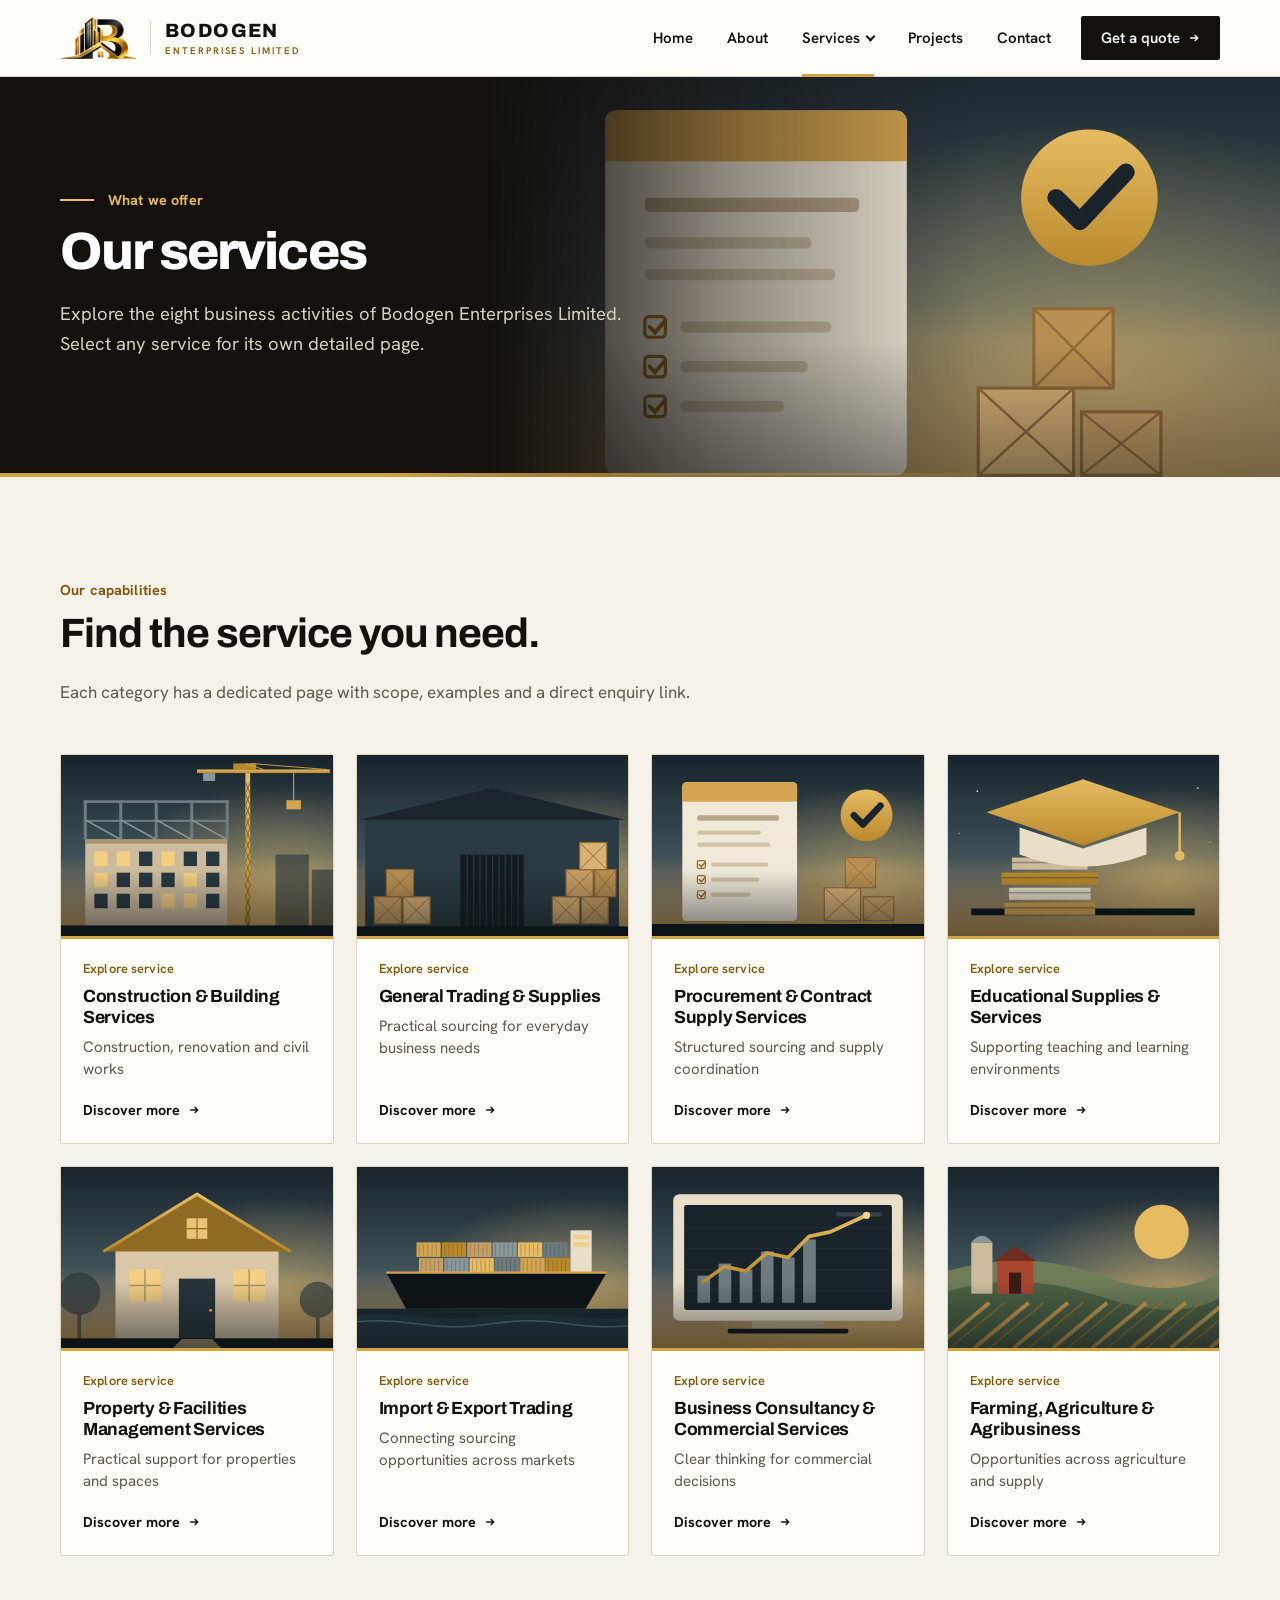
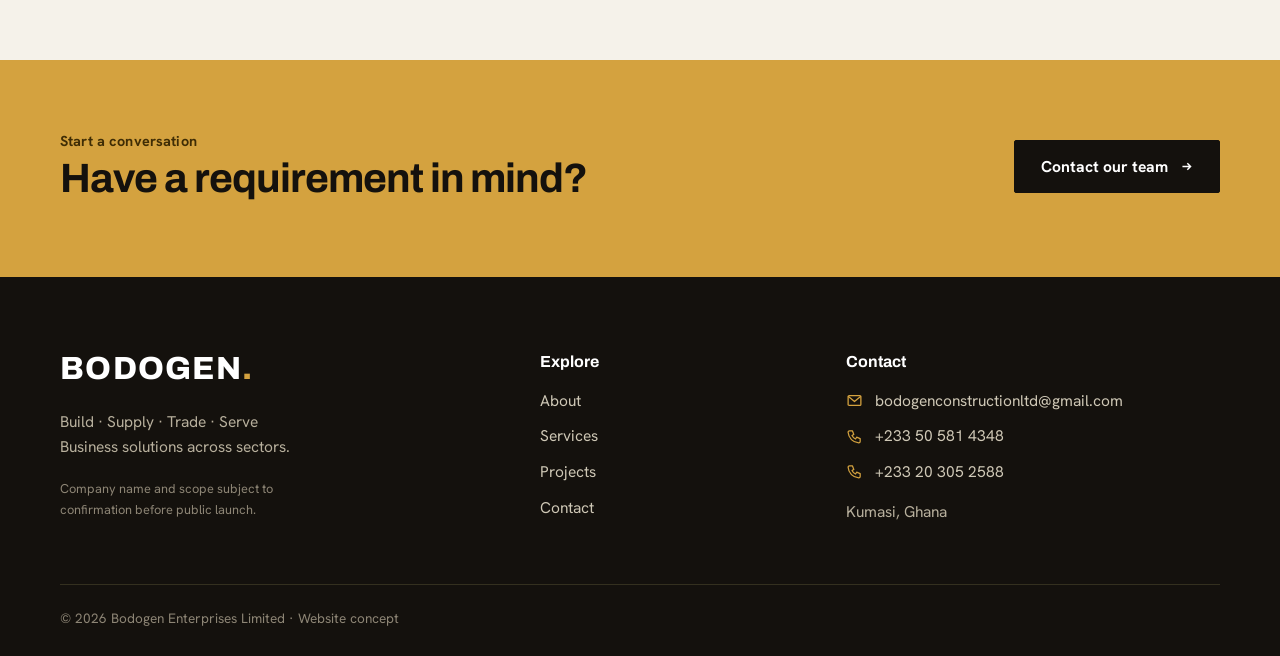
<file: services.html>
<!doctype html><html lang="en"><head><meta charset="utf-8"><meta name="viewport" content="width=device-width,initial-scale=1"><meta name="theme-color" content="#fffdf8"><link rel="icon" type="image/png" href="assets/favicon.png"><script>document.documentElement.classList.add("js")</script><meta name="description" content="Explore our eight business service areas"><title>Services | Bodogen Enterprises Limited</title><link rel="preconnect" href="https://fonts.googleapis.com"><link rel="preconnect" href="https://fonts.gstatic.com" crossorigin><link href="https://fonts.googleapis.com/css2?family=Archivo:wght@500;600;700;800&family=Hanken+Grotesk:wght@400;500;600;700&display=swap" rel="stylesheet"><link rel="stylesheet" href="css/common.css"><link rel="stylesheet" href="css/services.css"><script src="js/main.js" defer></script></head><body><header class="site-header"><div class="container nav-wrap"><a class="brand" href="index.html"><img src="assets/logo-mark.png" width="776" height="428" alt="Bodogen Enterprises Limited logo"><span>BODOGEN<small>ENTERPRISES LIMITED</small></span></a><button class="menu-toggle" aria-label="Open navigation" aria-expanded="false" aria-controls="primary-nav"><span></span><span></span><span></span></button><nav class="primary-nav" id="primary-nav"><a href="index.html">Home</a><a href="about.html">About</a><div class="nav-dropdown"><button class="dropdown-toggle active" aria-expanded="false" aria-haspopup="true">Services <span class="chev" aria-hidden="true"></span></button><div class="dropdown-menu"><a href="services.html">All services</a><a href="service-construction.html">Construction &amp; Building Services</a><a href="service-trading.html">General Trading &amp; Supplies</a><a href="service-procurement.html">Procurement &amp; Contract Supply Services</a><a href="service-education.html">Educational Supplies &amp; Services</a><a href="service-property.html">Property &amp; Facilities Management Services</a><a href="service-import-export.html">Import &amp; Export Trading</a><a href="service-consultancy.html">Business Consultancy &amp; Commercial Services</a><a href="service-agriculture.html">Farming, Agriculture &amp; Agribusiness</a></div></div><a href="projects.html">Projects</a><a href="contact.html">Contact</a><a class="nav-cta" href="contact.html">Get a quote <i class="arr" aria-hidden="true"></i></a></nav></div></header><main><section class="visual-hero"><img class="hero-art" src="assets/procure.svg" alt="" width="1000" height="600"><div class="container"><span class="eyebrow">What we offer</span><h1>Our services</h1><p>Explore the eight business activities of Bodogen Enterprises Limited. Select any service for its own detailed page.</p></div></section><section class="section"><div class="container"><div class="section-head"><span class="eyebrow">Our capabilities</span><h2>Find the service you need.</h2><p>Each category has a dedicated page with scope, examples and a direct enquiry link.</p></div><div class="visual-grid"><a class="service-tile reveal" href="service-construction.html"><span class="img-wrap"><img src="assets/construction.svg" alt="Illustration representing Construction &amp; Building Services" loading="lazy"></span><div class="tile-copy"><span class="eyebrow">Explore service</span><h3>Construction &amp; Building Services</h3><p>Construction, renovation and civil works</p><span class="tile-link">Discover more <i class="arr" aria-hidden="true"></i></span></div></a><a class="service-tile reveal" href="service-trading.html"><span class="img-wrap"><img src="assets/trading.svg" alt="Illustration representing General Trading &amp; Supplies" loading="lazy"></span><div class="tile-copy"><span class="eyebrow">Explore service</span><h3>General Trading &amp; Supplies</h3><p>Practical sourcing for everyday business needs</p><span class="tile-link">Discover more <i class="arr" aria-hidden="true"></i></span></div></a><a class="service-tile reveal" href="service-procurement.html"><span class="img-wrap"><img src="assets/procurement.svg" alt="Illustration representing Procurement &amp; Contract Supply Services" loading="lazy"></span><div class="tile-copy"><span class="eyebrow">Explore service</span><h3>Procurement &amp; Contract Supply Services</h3><p>Structured sourcing and supply coordination</p><span class="tile-link">Discover more <i class="arr" aria-hidden="true"></i></span></div></a><a class="service-tile reveal" href="service-education.html"><span class="img-wrap"><img src="assets/education.svg" alt="Illustration representing Educational Supplies &amp; Services" loading="lazy"></span><div class="tile-copy"><span class="eyebrow">Explore service</span><h3>Educational Supplies &amp; Services</h3><p>Supporting teaching and learning environments</p><span class="tile-link">Discover more <i class="arr" aria-hidden="true"></i></span></div></a><a class="service-tile reveal" href="service-property.html"><span class="img-wrap"><img src="assets/property.svg" alt="Illustration representing Property &amp; Facilities Management Services" loading="lazy"></span><div class="tile-copy"><span class="eyebrow">Explore service</span><h3>Property &amp; Facilities Management Services</h3><p>Practical support for properties and spaces</p><span class="tile-link">Discover more <i class="arr" aria-hidden="true"></i></span></div></a><a class="service-tile reveal" href="service-import-export.html"><span class="img-wrap"><img src="assets/import-export.svg" alt="Illustration representing Import &amp; Export Trading" loading="lazy"></span><div class="tile-copy"><span class="eyebrow">Explore service</span><h3>Import &amp; Export Trading</h3><p>Connecting sourcing opportunities across markets</p><span class="tile-link">Discover more <i class="arr" aria-hidden="true"></i></span></div></a><a class="service-tile reveal" href="service-consultancy.html"><span class="img-wrap"><img src="assets/consultancy.svg" alt="Illustration representing Business Consultancy &amp; Commercial Services" loading="lazy"></span><div class="tile-copy"><span class="eyebrow">Explore service</span><h3>Business Consultancy &amp; Commercial Services</h3><p>Clear thinking for commercial decisions</p><span class="tile-link">Discover more <i class="arr" aria-hidden="true"></i></span></div></a><a class="service-tile reveal" href="service-agriculture.html"><span class="img-wrap"><img src="assets/agriculture.svg" alt="Illustration representing Farming, Agriculture &amp; Agribusiness" loading="lazy"></span><div class="tile-copy"><span class="eyebrow">Explore service</span><h3>Farming, Agriculture &amp; Agribusiness</h3><p>Opportunities across agriculture and supply</p><span class="tile-link">Discover more <i class="arr" aria-hidden="true"></i></span></div></a></div></div></section><section class="cta-band"><div class="container"><div><span class="eyebrow">Start a conversation</span><h2>Have a requirement in mind?</h2></div><a class="btn btn-dark" href="contact.html">Contact our team <i class="arr" aria-hidden="true"></i></a></div></section></main><footer class="site-footer"><div class="container footer-grid"><div><a class="footer-brand" href="index.html">BODOGEN<span>.</span></a><p>Build · Supply · Trade · Serve<br>Business solutions across sectors.</p><p class="small-note">Company name and scope subject to confirmation before public launch.</p></div><div><h4>Explore</h4><a href="about.html">About</a><a href="services.html">Services</a><a href="projects.html">Projects</a><a href="contact.html">Contact</a></div><div><h4>Contact</h4><a href="mailto:bodogenconstructionltd@gmail.com"><svg viewBox="0 0 24 24" fill="none" stroke="currentColor" stroke-width="1.8" stroke-linecap="round" stroke-linejoin="round" aria-hidden="true"><rect x="3" y="5" width="18" height="14" rx="1.5"/><path d="M3.5 6.5l8.5 7 8.5-7"/></svg>bodogenconstructionltd@gmail.com</a><a href="tel:+233505814348"><svg viewBox="0 0 24 24" fill="none" stroke="currentColor" stroke-width="1.8" stroke-linecap="round" stroke-linejoin="round" aria-hidden="true"><path d="M5 4h4l2 5-2.5 1.5a11 11 0 0 0 5 5L15 13l5 2v4a2 2 0 0 1-2 2A16 16 0 0 1 3 6a2 2 0 0 1 2-2z"/></svg>+233 50 581 4348</a><a href="tel:+233203052588"><svg viewBox="0 0 24 24" fill="none" stroke="currentColor" stroke-width="1.8" stroke-linecap="round" stroke-linejoin="round" aria-hidden="true"><path d="M5 4h4l2 5-2.5 1.5a11 11 0 0 0 5 5L15 13l5 2v4a2 2 0 0 1-2 2A16 16 0 0 1 3 6a2 2 0 0 1 2-2z"/></svg>+233 20 305 2588</a><p>Kumasi, Ghana</p></div></div><div class="container footer-bottom"><p>© <span id="year"></span> Bodogen Enterprises Limited · Website concept</p></div></footer></body></html>
</file>
<file: css/common.css>
/* ==========================================================
   Bodogen — shared design system
   Palette: ink (warm black) + brand gold on bone paper
   Type: Archivo (headings) / Hanken Grotesk (text)
   ========================================================== */
:root{
  --ink:#14110d; --ink-2:#1f1b15; --ink-3:#2c261d;
  --bone:#f5f2ea; --paper:#fffdf8; --line:#ddd5c2; --line-soft:#e9e3d3;
  --gold:#d4a23f; --gold-bright:#e6bb62; --gold-deep:#80590d;
  --text:#2a261f; --mute:#5f594c;
  --header-h:76px;
  --f-display:'Archivo','Arial Narrow',Arial,sans-serif;
  --f-text:'Hanken Grotesk','Segoe UI',system-ui,-apple-system,Arial,sans-serif;
  --radius:2px;
}
*,*:before,*:after{box-sizing:border-box}
html{scroll-behavior:smooth;scroll-padding-top:calc(var(--header-h) + 16px);-webkit-text-size-adjust:100%}
body{margin:0;background:var(--bone);color:var(--text);font:400 17px/1.65 var(--f-text);-webkit-font-smoothing:antialiased;overflow-x:hidden}
a{color:inherit;text-decoration:none}
button,input,textarea,select{font:inherit;color:inherit}
img{max-width:100%;display:block}
.container{width:min(1160px,calc(100% - 48px));margin-inline:auto}

h1,h2,h3,h4{font-family:var(--f-display);color:var(--ink);line-height:1.08;letter-spacing:-.025em;font-weight:700;margin:0}
h1{font-size:clamp(2.4rem,4.6vw,4.2rem);font-weight:800;letter-spacing:-.035em;line-height:1.02}
h2{font-size:clamp(1.85rem,3.2vw,2.8rem);margin:12px 0 22px}
h3{font-size:1.22rem;letter-spacing:-.015em}
p{color:var(--mute);margin:0 0 1em;max-width:64ch}
.lead{font-size:1.2rem;line-height:1.6;color:var(--text)}

:focus-visible{outline:3px solid var(--gold);outline-offset:3px}

/* label above headings — sentence case, quiet */
.eyebrow{display:block;color:var(--gold-deep);font:700 .9rem/1.3 var(--f-text);letter-spacing:.01em}

/* ---------- buttons ---------- */
.btn{display:inline-flex;align-items:center;justify-content:center;gap:12px;padding:15px 26px;background:var(--gold);color:var(--ink);font:700 .98rem var(--f-text);border:1px solid var(--gold);border-radius:var(--radius);cursor:pointer;transition:background .2s,border-color .2s,color .2s}
.btn:hover{background:var(--gold-bright);border-color:var(--gold-bright)}
.btn-dark{background:var(--ink);color:#fff;border-color:var(--ink)}
.btn-dark:hover{background:#000;border-color:#000;color:var(--gold-bright)}
.arr{display:inline-block;width:.85em;height:.85em;flex:none;background:currentColor;
  -webkit-mask:url("data:image/svg+xml,%3Csvg xmlns='http://www.w3.org/2000/svg' viewBox='0 0 16 16'%3E%3Cpath d='M3 8h10M9 4l4 4-4 4' fill='none' stroke='%23000' stroke-width='1.8'/%3E%3C/svg%3E") center/contain no-repeat;
          mask:url("data:image/svg+xml,%3Csvg xmlns='http://www.w3.org/2000/svg' viewBox='0 0 16 16'%3E%3Cpath d='M3 8h10M9 4l4 4-4 4' fill='none' stroke='%23000' stroke-width='1.8'/%3E%3C/svg%3E") center/contain no-repeat;
  transition:transform .2s}
.btn:hover .arr,a:hover>.arr,.service-tile:hover .arr{transform:translateX(4px)}

/* ---------- header ---------- */
.site-header{position:sticky;top:0;z-index:50;background:var(--paper);border-bottom:1px solid var(--line);color:var(--ink)}
.nav-wrap{height:var(--header-h);display:flex;justify-content:space-between;align-items:center;gap:24px}
.brand{display:flex;align-items:center;gap:14px;flex:none}
.brand img{width:auto;height:42px;aspect-ratio:776/428}
.brand>span{display:flex;flex-direction:column;font:800 1.2rem/1 var(--f-display);letter-spacing:.07em;color:var(--ink);padding-left:14px;border-left:1px solid var(--line)}
.brand small{display:block;font:600 .6rem/1 var(--f-text);letter-spacing:.2em;color:var(--gold-deep);margin-top:6px}
.primary-nav{display:flex;align-items:center;gap:6px;font:600 .94rem var(--f-text)}
.primary-nav>a,.dropdown-toggle{position:relative;padding:0 14px;height:var(--header-h);display:inline-flex;align-items:center;gap:7px;color:var(--ink);background:none;border:0;cursor:pointer;font:inherit;transition:color .2s}
.primary-nav>a:hover,.dropdown-toggle:hover,.nav-dropdown:focus-within .dropdown-toggle,.nav-dropdown.open .dropdown-toggle{color:var(--gold-deep)}
.primary-nav>a[aria-current="page"],.dropdown-toggle.active{color:var(--ink)}
.primary-nav>a[aria-current="page"]:after,.dropdown-toggle.active:after{content:"";position:absolute;left:14px;right:14px;bottom:-1px;height:3px;background:var(--gold)}
.dropdown-toggle .chev{width:7px;height:7px;border-right:2px solid currentColor;border-bottom:2px solid currentColor;transform:translateY(-2px) rotate(45deg);transition:transform .2s}
.nav-dropdown.open .chev{transform:translateY(1px) rotate(-135deg)}
.primary-nav .nav-cta{height:auto;margin-left:10px;padding:12px 20px;background:var(--ink);color:#fff;border-radius:var(--radius);transition:background .2s,color .2s}
.primary-nav .nav-cta:hover{background:var(--gold);color:var(--ink)}
.nav-dropdown{position:relative}
.dropdown-menu{display:none;position:absolute;top:100%;left:-8px;width:350px;background:var(--paper);border:1px solid var(--line);border-top:3px solid var(--gold);box-shadow:0 24px 48px -20px rgba(20,17,13,.35);padding:8px;max-height:calc(100vh - var(--header-h) - 24px);overflow:auto}
.nav-dropdown:hover .dropdown-menu,.nav-dropdown:focus-within .dropdown-menu,.nav-dropdown.open .dropdown-menu{display:flex;flex-direction:column}
.dropdown-menu a{padding:11px 14px;font-size:.93rem;font-weight:500;color:var(--text);border-left:3px solid transparent;transition:background .15s,border-color .15s}
.dropdown-menu a:first-child{font-weight:700;border-bottom:1px solid var(--line-soft);margin-bottom:4px}
.dropdown-menu a:hover{background:var(--bone);border-left-color:var(--gold);color:var(--ink)}
.menu-toggle{display:none}

/* ---------- hero ---------- */
.visual-hero{position:relative;isolation:isolate;background:var(--ink);color:#fff;overflow:hidden;min-height:400px;display:flex;align-items:center}
.visual-hero:after{content:"";position:absolute;left:0;right:0;bottom:0;height:4px;background:linear-gradient(90deg,var(--gold) 0,var(--gold) 30%,transparent 80%)}
.hero-art{position:absolute;z-index:-1;right:0;top:0;width:62%;height:100%;object-fit:cover;object-position:center;
  -webkit-mask-image:linear-gradient(90deg,transparent 0,rgba(0,0,0,.55) 30%,#000 62%);mask-image:linear-gradient(90deg,transparent 0,rgba(0,0,0,.55) 30%,#000 62%)}
.visual-hero .container{padding:84px 0 88px}
.visual-hero .container>*{max-width:580px}
.visual-hero h1{color:#fff;font-size:clamp(2.2rem,4.1vw,3.7rem);margin:16px 0 20px}
.visual-hero h1 em{font-style:normal;color:var(--gold-bright)}
.visual-hero p{color:#d8d1c0;font-size:1.15rem;margin:0}
.visual-hero .eyebrow{display:flex;align-items:center;gap:14px;color:var(--gold-bright)}
.visual-hero .eyebrow:before{content:"";width:34px;height:2px;background:var(--gold-bright)}

/* ---------- sections ---------- */
.section{padding:104px 0}
.section-head{max-width:720px;margin-bottom:48px}
.section-head p{margin:0}
.muted-section{background:#ece7da;border-block:1px solid var(--line)}
.dark-section{background:var(--ink-2);color:#fff}
.dark-section h2{color:#fff}
.dark-section p{color:#cbc3b0}
.dark-section .eyebrow{color:var(--gold-bright)}
.split{display:grid;grid-template-columns:1fr 1fr;gap:88px;align-items:center}
.feature-image{width:100%;aspect-ratio:4/3;object-fit:cover;border-radius:var(--radius);outline:1px solid var(--gold);outline-offset:14px;margin:14px;width:calc(100% - 28px)}

/* service tiles */
.visual-grid{display:grid;grid-template-columns:repeat(4,1fr);gap:22px}
.service-tile{display:flex;flex-direction:column;background:var(--paper);border:1px solid var(--line);border-radius:var(--radius);overflow:hidden;transition:border-color .25s,box-shadow .25s}
.service-tile:hover,.service-tile:focus-visible{border-color:var(--gold);box-shadow:0 18px 36px -24px rgba(20,17,13,.5)}
.service-tile .img-wrap{overflow:hidden;aspect-ratio:3/2;background:var(--ink-2)}
.service-tile img{width:100%;height:100%;object-fit:cover;transition:transform .6s cubic-bezier(.2,.7,.2,1)}
.service-tile:hover img{transform:scale(1.045)}
.tile-copy{padding:22px 22px 24px;flex:1;display:flex;flex-direction:column;border-top:3px solid var(--gold)}
.tile-copy .eyebrow{font-size:.8rem;font-weight:600;color:var(--gold-deep)}
.tile-copy h3{font-size:1.1rem;line-height:1.2;margin:8px 0 8px}
.tile-copy p{font-size:.94rem;line-height:1.5;margin:0 0 20px}
.tile-link{display:inline-flex;align-items:center;gap:8px;margin-top:auto;font:700 .9rem var(--f-text);color:var(--ink)}

/* detail cards: one ruled block instead of floating cards */
.detail-grid{display:grid;grid-template-columns:repeat(2,1fr);gap:1px;margin-top:44px;background:var(--line);border:1px solid var(--line)}
.detail-item{padding:36px 38px 38px;background:var(--paper);transition:background .2s}
.detail-item:hover{background:#fff}
.detail-item h3{margin:20px 0 10px}
.detail-item p{margin:0}
.detail-grid:not(:has(.check-icon)) .detail-item h3{margin-top:0}
.check-icon{display:grid;place-items:center;width:34px;height:34px;background:var(--ink);color:var(--gold-bright);border-radius:var(--radius)}
.check-icon svg{width:16px;height:16px}

/* steps: a true sequence */
.steps{display:grid;grid-template-columns:repeat(3,1fr);margin-top:44px;border-top:2px solid var(--ink)}
.steps article{padding:30px 32px 8px 0;margin-right:32px;border-right:1px solid var(--line)}
.steps article:last-child{border-right:0;margin-right:0}
.steps b{display:block;font:800 2.6rem/1 var(--f-display);letter-spacing:-.04em;color:var(--gold);margin-bottom:18px}
.steps h3{margin:0 0 8px}
.steps p{margin:0}
.steps.vertical{grid-template-columns:1fr;margin-top:0;border-top:0;border-left:2px solid var(--ink)}
.steps.vertical article{display:grid;grid-template-columns:76px 1fr;column-gap:8px;padding:22px 0 22px 26px;margin:0;border-right:0;border-bottom:1px solid var(--line)}
.steps.vertical article:last-child{border-bottom:0}
.steps.vertical b{grid-row:span 2;font-size:2rem;margin:0}
.steps.vertical h3{margin:2px 0 4px}

/* call to action */
.cta-band{background:var(--gold);padding:72px 0}
.cta-band .container{display:flex;justify-content:space-between;align-items:center;gap:32px}
.cta-band h2{margin:6px 0 0;color:var(--ink)}
.cta-band .eyebrow{color:#3f2d05}

/* ---------- contact ---------- */
.contact-lines{display:grid;margin-top:30px;border-top:1px solid var(--line)}
.contact-lines>a,.contact-lines>div{display:flex;align-items:center;gap:20px;padding:20px 0;border-bottom:1px solid var(--line);transition:padding .2s}
.contact-lines>a:hover{padding-left:8px}
.contact-lines .ico{display:grid;place-items:center;flex:none;width:46px;height:46px;background:var(--ink);color:var(--gold-bright);border-radius:var(--radius)}
.contact-lines .ico svg{width:20px;height:20px}
.contact-lines strong{font:700 1rem var(--f-display);color:var(--ink);letter-spacing:-.01em}
.contact-lines p{margin:2px 0 0;overflow-wrap:anywhere}
.enquiry-box{background:var(--paper);padding:44px;border:1px solid var(--line);border-top:4px solid var(--gold);border-radius:var(--radius)}
.enquiry-box h2{font-size:clamp(1.6rem,2.4vw,2.1rem);margin:8px 0 14px}
.enquiry-box>p{font-size:.95rem}
.enquiry-box form{display:grid;gap:20px;margin-top:26px}
.enquiry-box label{display:grid;gap:8px;font:700 .92rem var(--f-text);color:var(--ink)}
.enquiry-box input,.enquiry-box textarea,.enquiry-box select{width:100%;border:1px solid #cfc6b0;padding:13px 14px;background:#fff;border-radius:var(--radius);font:400 1rem var(--f-text);transition:border-color .2s,box-shadow .2s}
.enquiry-box input::placeholder,.enquiry-box textarea::placeholder{color:#8f887a}
.enquiry-box input:focus,.enquiry-box textarea:focus,.enquiry-box select:focus{outline:0;border-color:var(--gold);box-shadow:0 0 0 3px rgba(212,162,63,.3)}
.enquiry-box select{appearance:none;-webkit-appearance:none;padding-right:42px;background:#fff url("data:image/svg+xml,%3Csvg xmlns='http://www.w3.org/2000/svg' width='12' height='8' viewBox='0 0 12 8'%3E%3Cpath d='M1 1l5 5 5-5' fill='none' stroke='%2314110d' stroke-width='2'/%3E%3C/svg%3E") right 16px center no-repeat}
.enquiry-box textarea{resize:vertical;min-height:130px}
.enquiry-box .btn{width:100%;padding:16px}

/* ---------- footer ---------- */
.site-footer{background:var(--ink);color:#fff;padding:76px 0 26px;border-top:4px solid var(--gold)}
.footer-grid{display:grid;grid-template-columns:1.7fr 1fr 1.5fr;gap:56px}
.footer-grid>div{display:flex;flex-direction:column;align-items:flex-start;gap:10px}
.footer-grid h4{margin:0 0 8px;color:#fff;font:700 1rem var(--f-display);letter-spacing:0}
.footer-grid p{color:#b8b09d;margin:4px 0;font-size:.97rem}
.footer-grid a:not(.footer-brand){display:inline-flex;align-items:center;gap:12px;color:#cfc8b6;overflow-wrap:anywhere;font-size:.97rem;transition:color .2s}
.footer-grid a:not(.footer-brand):hover{color:var(--gold-bright)}
.footer-grid a svg{width:17px;height:17px;flex:none;color:var(--gold)}
.footer-brand{font:800 2rem/1 var(--f-display);letter-spacing:.04em;margin-bottom:10px}
.footer-brand span{color:var(--gold)}
.small-note{font-size:.8rem!important;color:#8d8575!important;max-width:36ch}
.footer-bottom{border-top:1px solid #34301f;margin-top:56px;padding-top:22px;color:#8d8575;font-size:.85rem}
.footer-bottom p{margin:0;color:inherit;max-width:none}

/* ---------- motion ---------- */
.js .reveal{opacity:0;transform:translateY(14px);transition:opacity .6s ease,transform .6s ease}
.js .reveal.visible{opacity:1;transform:none}
@media print{.reveal{opacity:1!important;transform:none!important}.site-header{position:static}}
@media(prefers-reduced-motion:reduce){*,*:before,*:after{scroll-behavior:auto!important;transition:none!important;animation:none!important}.js .reveal{opacity:1;transform:none}}

/* ---------- responsive ---------- */
@media(max-width:1120px){
  .primary-nav>a,.dropdown-toggle{padding:0 10px}
  .primary-nav>a[aria-current="page"]:after,.dropdown-toggle.active:after{left:10px;right:10px}
  .brand small{letter-spacing:.14em}
  .visual-grid{grid-template-columns:repeat(2,1fr)}
  .split{gap:56px}
}
@media(max-width:940px){
  :root{--header-h:68px}
  .brand img{height:32px}
  .menu-toggle{display:flex;width:44px;height:44px;border:1px solid var(--line);background:#fff;border-radius:var(--radius);flex-direction:column;justify-content:center;align-items:center;gap:5px;cursor:pointer}
  .menu-toggle span{width:20px;height:2px;background:var(--ink);transition:transform .2s,opacity .2s}
  .menu-toggle[aria-expanded="true"] span:nth-child(1){transform:translateY(7px) rotate(45deg)}
  .menu-toggle[aria-expanded="true"] span:nth-child(2){opacity:0}
  .menu-toggle[aria-expanded="true"] span:nth-child(3){transform:translateY(-7px) rotate(-45deg)}
  .primary-nav{display:none;position:absolute;top:100%;left:0;right:0;background:var(--paper);padding:8px 24px 24px;flex-direction:column;align-items:stretch;gap:0;border-bottom:1px solid var(--line);box-shadow:0 24px 40px -20px rgba(20,17,13,.35);max-height:calc(100dvh - var(--header-h));overflow:auto;font-size:1.05rem}
  .primary-nav.open{display:flex}
  .primary-nav>a,.dropdown-toggle{height:auto;padding:16px 0;border-bottom:1px solid var(--line-soft);width:100%;justify-content:space-between}
  .primary-nav>a[aria-current="page"]:after,.dropdown-toggle.active:after{display:none}
  .primary-nav>a[aria-current="page"],.dropdown-toggle.active{color:var(--gold-deep)}
  .primary-nav .nav-cta{margin:18px 0 0;justify-content:center;padding:15px 20px;border-bottom:0;width:100%}
  .nav-dropdown{width:100%}
  .dropdown-menu,.nav-dropdown:hover .dropdown-menu,.nav-dropdown:focus-within .dropdown-menu{display:none;position:static;width:100%;max-height:none;box-shadow:none;border:0;border-left:3px solid var(--gold);background:var(--bone);margin:4px 0 8px;padding:4px}
  .nav-dropdown.open .dropdown-menu{display:flex}
  .section{padding:80px 0}
  .split{grid-template-columns:1fr;gap:44px}
  .hero-art{width:100%;opacity:.5;-webkit-mask-image:linear-gradient(90deg,transparent 0,#000 80%);mask-image:linear-gradient(90deg,transparent 0,#000 80%)}
  .cta-band .container{flex-direction:column;align-items:flex-start}
  .footer-grid{grid-template-columns:1fr 1fr;gap:44px}
  .footer-grid>div:first-child{grid-column:1/-1}
}
@media(max-width:640px){
  body{font-size:16px}
  .container{width:min(100% - 36px,1160px)}
  .brand>span{font-size:1rem;padding-left:10px}
  .brand small{font-size:.5rem;letter-spacing:.12em}
  .brand{gap:10px}
  .section{padding:64px 0}
  .section-head{margin-bottom:34px}
  .visual-hero{min-height:0}
  .visual-hero .container{padding:64px 0 68px}
  .visual-hero p{font-size:1.02rem}
  .visual-grid,.detail-grid,.steps{grid-template-columns:1fr}
  .steps article{border-right:0;margin-right:0;padding:24px 0;border-bottom:1px solid var(--line)}
  .steps article:last-child{border-bottom:0}
  .detail-item{padding:28px 24px}
  .enquiry-box{padding:28px 22px}
  .footer-grid{grid-template-columns:1fr;gap:36px}
  .cta-band{padding:56px 0}
  .cta-band .btn{width:100%}
  .feature-image{outline-offset:10px;margin:10px;width:calc(100% - 20px)}
}

.detail-grid:has(> :nth-child(3):last-child){grid-template-columns:repeat(3,1fr)}
.split:has(.enquiry-box){align-items:start}
@media(max-width:940px){.detail-grid:has(> :nth-child(3):last-child){grid-template-columns:1fr}}
</file>
<file: css/index.css>
/* Home page */
.hero-home{min-height:640px}
.hero-home .container{padding:120px 0 128px}
.hero-home .container>*{max-width:800px}
.hero-home .container>p{max-width:560px}
.hero-home h1{font-size:clamp(2.8rem,6vw,5.4rem);margin:22px 0 26px}
.hero-home p{font-size:1.25rem;max-width:560px}
.hero-home .hero-art{width:66%}
@media(max-width:640px){.hero-home .container{padding:84px 0 90px}.hero-home{min-height:0}}
</file>
<file: css/about.css>
/* About page */
</file>
<file: css/contact.css>
/* contact page */
</file>
<file: css/projects.css>
/* projects page */
</file>
<file: css/service-agriculture.css>
/* Service page */
</file>
<file: css/service-construction.css>
/* Service page */
</file>
<file: css/service-consultancy.css>
/* Service page */
</file>
<file: css/service-education.css>
/* Service page */
</file>
<file: css/service-import-export.css>
/* Service page */
</file>
<file: css/service-procurement.css>
/* Service page */
</file>
<file: css/service-property.css>
/* Service page */
</file>
<file: css/service-trading.css>
/* Service page */
</file>
<file: css/services.css>
/* services page */
</file>
